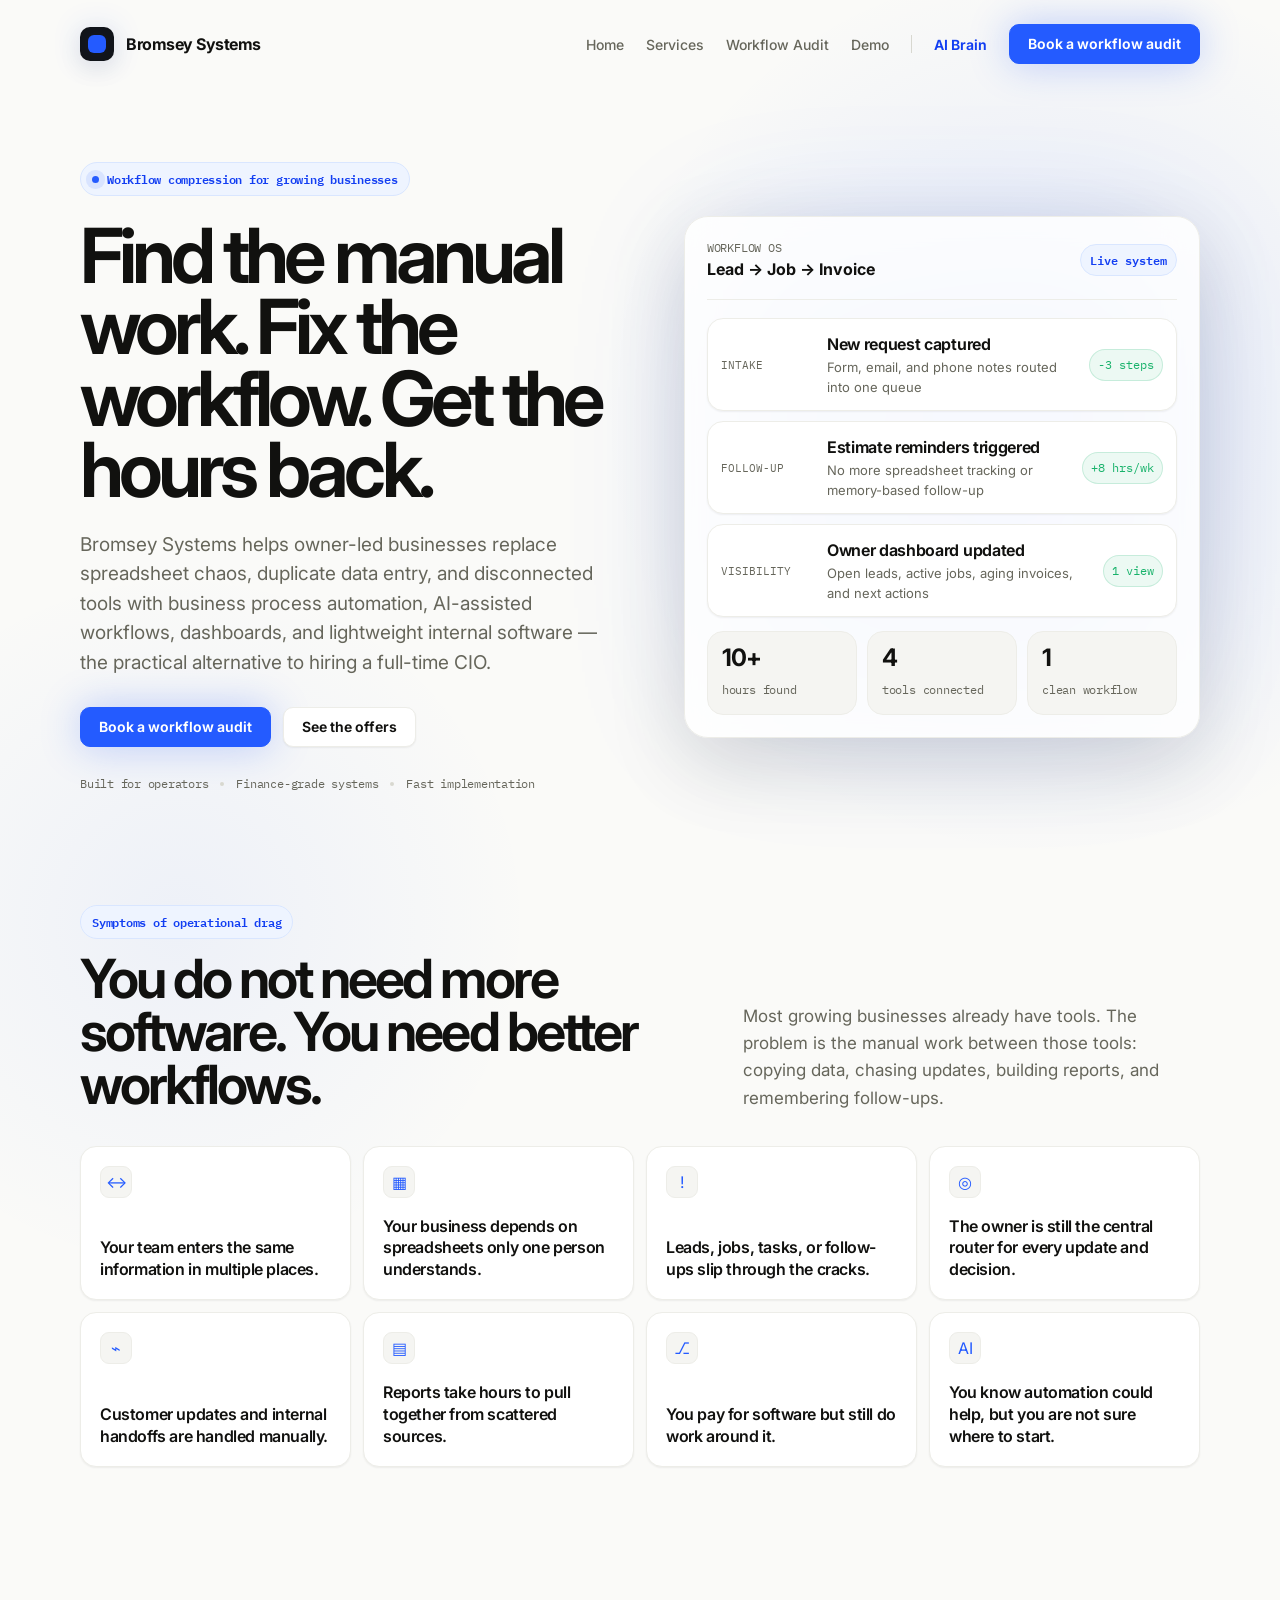
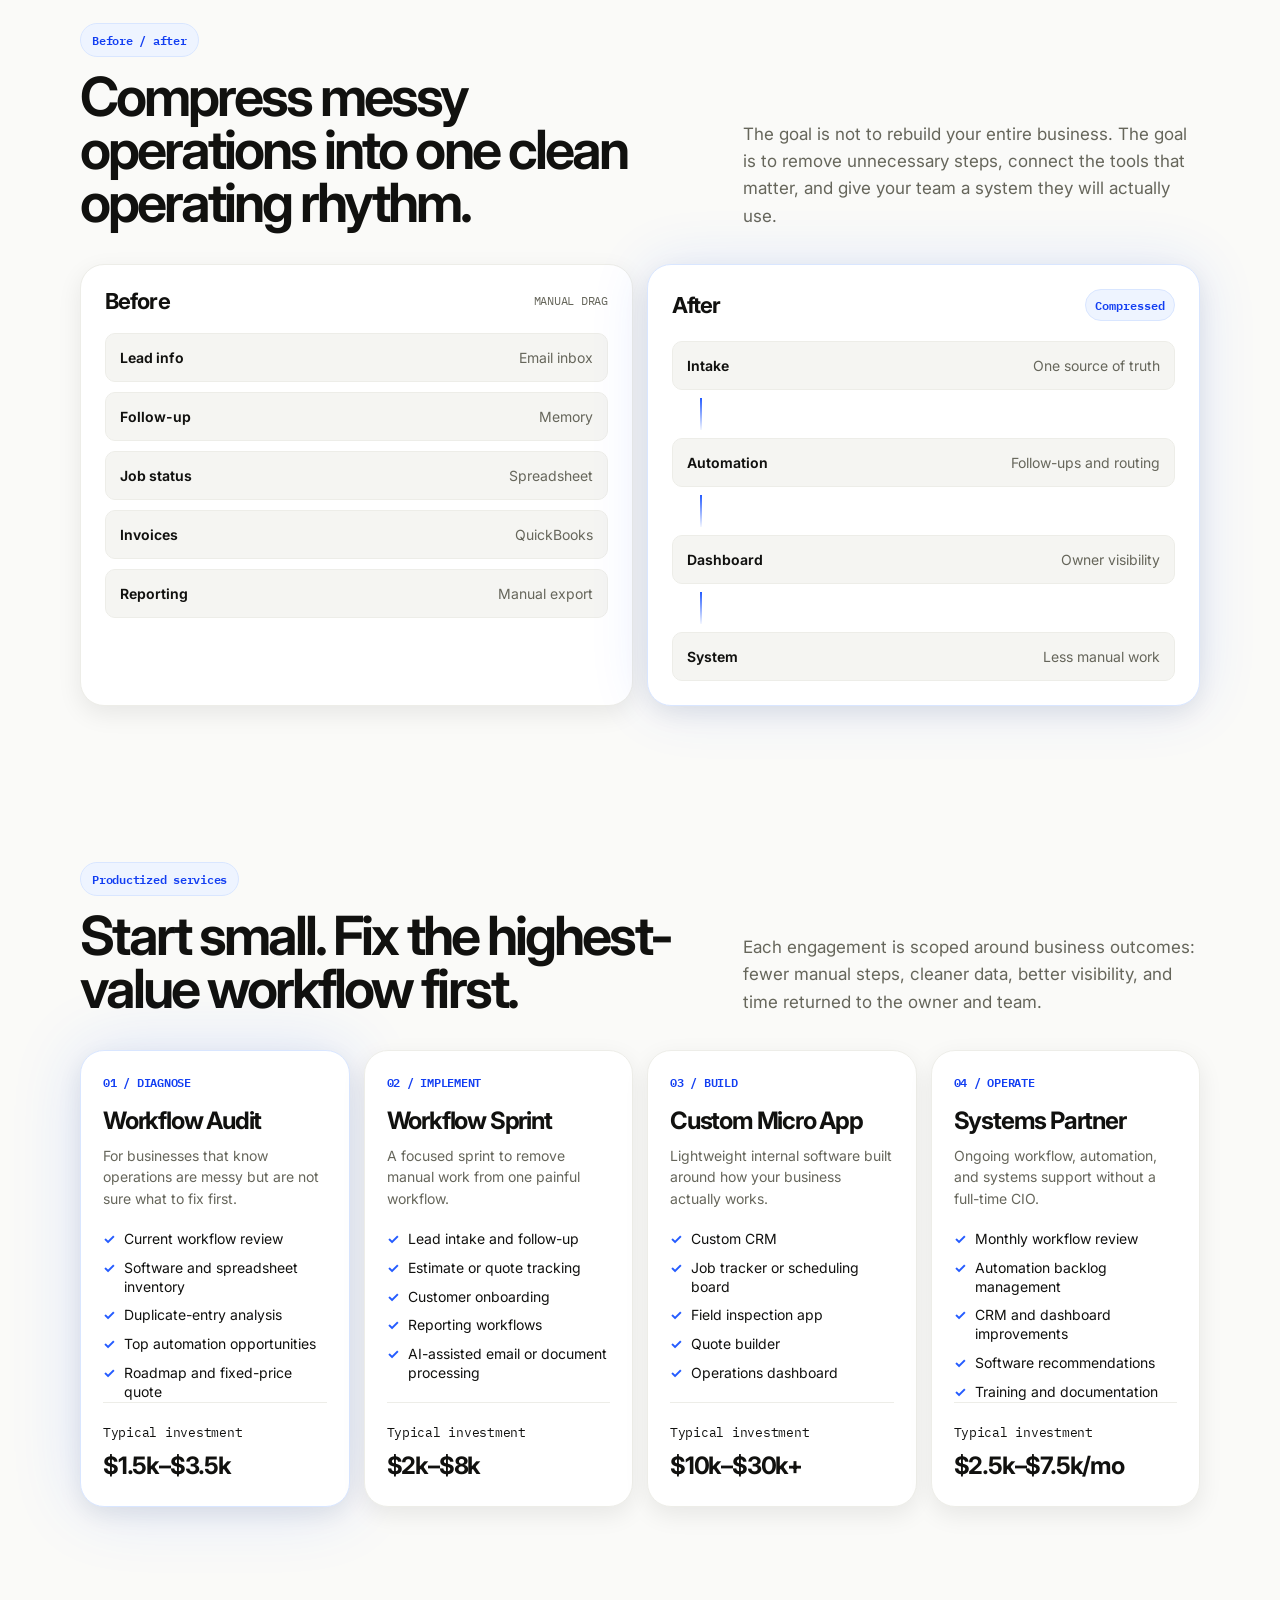
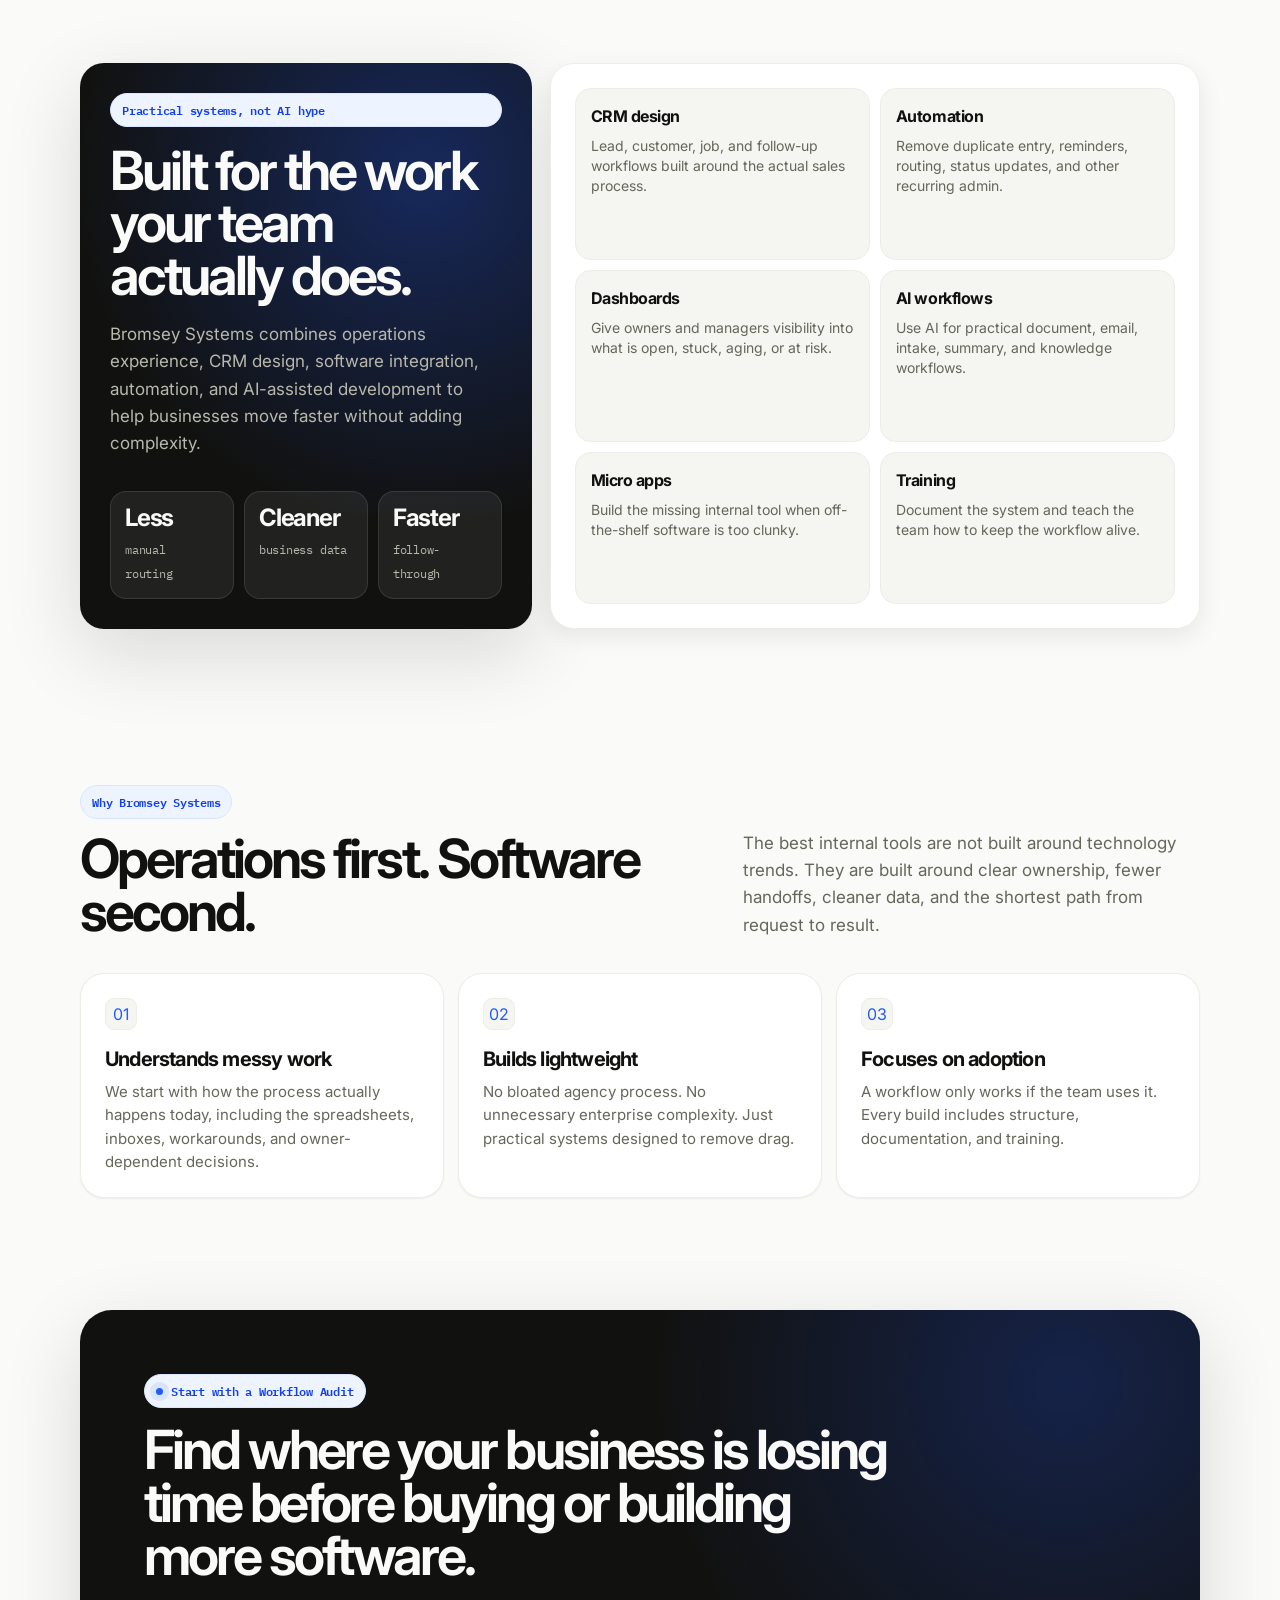
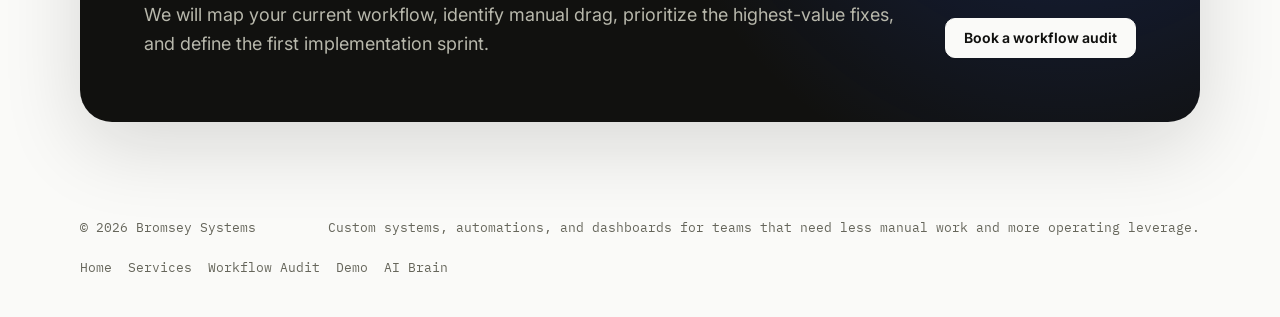
<file: index.html>
<!DOCTYPE html>
<html lang="en">
<head>
  <meta charset="UTF-8" />
  <meta name="viewport" content="width=device-width, initial-scale=1.0" />
  <link rel="icon" href="/favicon.svg" type="image/svg+xml">
  <link rel="icon" href="/favicon.ico" sizes="any">
  <link rel="apple-touch-icon" href="/apple-touch-icon.png">
  <title>Business Process Automation &amp; AI Workflow Consulting | Bromsey Systems</title>
  <meta name="description" content="Bromsey Systems helps owner-led businesses eliminate manual work with business process automation, AI workflows, dashboards, and lightweight internal software — practical systems without hiring a full-time CIO." />
  <link rel="canonical" href="https://bromseysystems.com/" />
  <meta property="og:type" content="website" />
  <meta property="og:site_name" content="Bromsey Systems" />
  <meta property="og:title" content="Business Process Automation &amp; AI Workflow Consulting | Bromsey Systems" />
  <meta property="og:description" content="Bromsey Systems helps owner-led businesses eliminate manual work with business process automation, AI workflows, dashboards, and lightweight internal software." />
  <meta property="og:url" content="https://bromseysystems.com/" />
  <meta property="og:image" content="https://bromseysystems.com/assets/og-default.png" />
  <meta name="twitter:card" content="summary_large_image" />
  <meta name="twitter:title" content="Business Process Automation &amp; AI Workflow Consulting | Bromsey Systems" />
  <meta name="twitter:description" content="Bromsey Systems helps owner-led businesses eliminate manual work with business process automation, AI workflows, dashboards, and lightweight internal software." />
  <meta name="twitter:image" content="https://bromseysystems.com/assets/og-default.png" />
  <link rel="preconnect" href="https://fonts.googleapis.com">
  <link rel="preconnect" href="https://fonts.gstatic.com" crossorigin>
  <link href="https://fonts.googleapis.com/css2?family=IBM+Plex+Mono:wght@400;500;600&family=Inter:wght@400;500;600;650;700&display=swap" rel="stylesheet">
  <link rel="stylesheet" href="assets/reveal.css">
  <script type="application/ld+json">
  {
    "@context": "https://schema.org",
    "@type": "ProfessionalService",
    "name": "Bromsey Systems",
    "url": "https://bromseysystems.com",
    "description": "Bromsey Systems helps owner-led businesses eliminate manual work with workflow audits, business process automation, AI-assisted workflows, dashboards, and lightweight internal software.",
    "areaServed": "United States",
    "serviceType": [
      "Business process automation",
      "AI workflow consulting",
      "Fractional CIO services",
      "Small business IT support",
      "Custom internal software development"
    ]
  }
  </script>
  <style>
    :root {
      --background: #FAFAF8;
      --surface: #FFFFFF;
      --surface-2: #F5F5F2;
      --text: #11110F;
      --text-muted: #66665B;
      --muted-2: #8C8C80;
      --border: #EDEDE8;
      --border-strong: #D8D8D0;

      --brand: #245BFF;
      --brand-hover: #123EF2;
      --brand-soft: #EEF4FF;
      --brand-border: #D9E6FF;
      --brand-dark: #0A1438;

      --success: #17B26A;
      --warning: #F79009;

      --font-sans: "Inter", "Helvetica Neue", Arial, sans-serif;
      --font-mono: "IBM Plex Mono", "SFMono-Regular", Consolas, monospace;

      --radius-sm: 6px;
      --radius-md: 10px;
      --radius-lg: 16px;
      --radius-xl: 24px;
      --radius-full: 999px;

      --shadow-sm: 0 1px 2px rgba(17, 17, 15, 0.06);
      --shadow-md: 0 8px 24px rgba(17, 17, 15, 0.08);
      --shadow-lg: 0 24px 80px rgba(17, 17, 15, 0.14);
      --glow-brand: 0 0 80px rgba(36, 91, 255, 0.35);
    }

    * { box-sizing: border-box; }

    html {
      scroll-behavior: smooth;
    }

    body {
      margin: 0;
      font-family: var(--font-sans);
      background:
        radial-gradient(circle at 82% 8%, rgba(36, 91, 255, 0.10), transparent 28rem),
        radial-gradient(circle at 14% 18%, rgba(36, 91, 255, 0.06), transparent 22rem),
        var(--background);
      color: var(--text);
      line-height: 1.5;
    }

    a {
      color: inherit;
      text-decoration: none;
    }

    .page {
      overflow: hidden;
    }

    .nav {
      width: min(1120px, calc(100% - 40px));
      margin: 0 auto;
      padding: 24px 0 16px;
      display: flex;
      align-items: center;
      justify-content: space-between;
      flex-wrap: wrap;
      row-gap: 10px;
      gap: 24px;
    }

    .brand-lockup {
      display: flex;
      align-items: center;
      gap: 12px;
      font-weight: 700;
      letter-spacing: -0.03em;
      white-space: nowrap;
    }

    .mark {
      width: 34px;
      height: 34px;
      border-radius: 10px;
      background: var(--text);
      position: relative;
      box-shadow: var(--shadow-md);
    }

    .mark::before {
      content: "";
      position: absolute;
      left: 8px;
      top: 8px;
      width: 18px;
      height: 18px;
      border-radius: 6px;
      background: var(--brand);
      box-shadow: 0 0 34px rgba(36, 91, 255, 0.45);
    }

    .nav-links {
      display: flex;
      align-items: center;
      gap: 22px;
      font-size: 14px;
      color: var(--text-muted);
      font-weight: 500;
    }

    .nav-links a:hover {
      color: var(--text);
    }

    .nav-divider {
      width: 1px;
      height: 18px;
      background: var(--border-strong);
      flex: 0 0 auto;
    }

    .nav-links a.nav-brain {
      color: var(--brand-hover);
      font-weight: 650;
    }

    .nav-toggle {
      display: none;
      flex-direction: column;
      justify-content: center;
      align-items: center;
      gap: 5px;
      width: 38px;
      height: 38px;
      border-radius: var(--radius-md);
      border: 1px solid var(--border);
      background: var(--surface);
      cursor: pointer;
      padding: 0;
      margin-left: auto;
    }

    .nav-toggle-bar {
      display: block;
      width: 16px;
      height: 2px;
      background: var(--text);
      transition: transform 200ms ease, opacity 200ms ease;
    }

    .nav-toggle.active .nav-toggle-bar:nth-child(1) {
      transform: translateY(7px) rotate(45deg);
    }

    .nav-toggle.active .nav-toggle-bar:nth-child(2) {
      opacity: 0;
    }

    .nav-toggle.active .nav-toggle-bar:nth-child(3) {
      transform: translateY(-7px) rotate(-45deg);
    }

    .button {
      display: inline-flex;
      align-items: center;
      justify-content: center;
      border-radius: var(--radius-md);
      padding: 12px 18px;
      font-weight: 650;
      font-size: 14px;
      line-height: 1;
      transition: transform 180ms ease, background 180ms ease, border-color 180ms ease, box-shadow 180ms ease;
      white-space: nowrap;
    }

    .button-primary {
      background: var(--brand);
      color: #fff;
      box-shadow: 0 0 40px rgba(36, 91, 255, 0.28);
      border: 1px solid var(--brand);
    }

    .button-primary:hover {
      background: var(--brand-hover);
      transform: translateY(-1px);
    }

    .button-secondary {
      background: var(--surface);
      color: var(--text);
      border: 1px solid var(--border);
      box-shadow: var(--shadow-sm);
    }

    .button-secondary:hover {
      border-color: var(--border-strong);
      transform: translateY(-1px);
    }

    .hero {
      width: min(1120px, calc(100% - 40px));
      margin: 0 auto;
      padding: 82px 0 72px;
      display: grid;
      grid-template-columns: minmax(0, 1.03fr) minmax(420px, 0.97fr);
      gap: 56px;
      align-items: center;
    }

    .badge {
      display: inline-flex;
      align-items: center;
      gap: 8px;
      background: var(--brand-soft);
      color: var(--brand-hover);
      border: 1px solid var(--brand-border);
      border-radius: var(--radius-full);
      font-family: var(--font-mono);
      font-size: 12px;
      font-weight: 600;
      letter-spacing: -0.02em;
      padding: 7px 11px;
    }

    .pulse {
      width: 7px;
      height: 7px;
      border-radius: 999px;
      background: var(--brand);
      box-shadow: 0 0 0 6px rgba(36, 91, 255, 0.10);
    }

    h1 {
      margin: 24px 0 24px;
      font-size: clamp(48px, 7vw, 76px);
      line-height: 0.94;
      letter-spacing: -0.065em;
      font-weight: 650;
    }

    .hero-copy {
      color: var(--text-muted);
      font-size: 19px;
      line-height: 1.55;
      max-width: 660px;
      margin: 0 0 30px;
    }

    .hero-actions {
      display: flex;
      align-items: center;
      gap: 12px;
      flex-wrap: wrap;
      margin-bottom: 28px;
    }

    .trust-row {
      display: flex;
      align-items: center;
      gap: 12px;
      flex-wrap: wrap;
      color: var(--text-muted);
      font-family: var(--font-mono);
      font-size: 12px;
      letter-spacing: -0.02em;
    }

    .trust-dot {
      width: 4px;
      height: 4px;
      border-radius: 999px;
      background: var(--border-strong);
    }

    .hero-visual {
      position: relative;
    }

    .hero-visual::before {
      content: "";
      position: absolute;
      inset: 30px;
      background: var(--brand);
      filter: blur(75px);
      opacity: 0.17;
      z-index: 0;
    }

    .ops-card {
      position: relative;
      z-index: 1;
      background: rgba(255, 255, 255, 0.86);
      backdrop-filter: blur(16px);
      border: 1px solid var(--border);
      border-radius: var(--radius-xl);
      box-shadow: var(--shadow-lg);
      padding: 22px;
    }

    .ops-header {
      display: flex;
      align-items: center;
      justify-content: space-between;
      padding-bottom: 18px;
      border-bottom: 1px solid var(--border);
      margin-bottom: 18px;
    }

    .mono-label {
      font-family: var(--font-mono);
      color: var(--text-muted);
      font-size: 12px;
      letter-spacing: -0.02em;
      text-transform: uppercase;
    }

    .status-chip {
      font-family: var(--font-mono);
      font-size: 12px;
      color: var(--brand-hover);
      background: var(--brand-soft);
      border: 1px solid var(--brand-border);
      padding: 6px 9px;
      border-radius: var(--radius-full);
      font-weight: 600;
    }

    .flow {
      display: grid;
      gap: 10px;
    }

    .flow-row {
      display: grid;
      grid-template-columns: 94px 1fr auto;
      gap: 12px;
      align-items: center;
      padding: 13px;
      background: var(--surface);
      border: 1px solid var(--border);
      border-radius: var(--radius-lg);
      box-shadow: var(--shadow-sm);
    }

    .flow-tag {
      font-family: var(--font-mono);
      font-size: 11px;
      color: var(--text-muted);
    }

    .flow-title {
      font-weight: 650;
      letter-spacing: -0.02em;
    }

    .flow-meta {
      color: var(--text-muted);
      font-size: 13px;
      margin-top: 2px;
    }

    .mini-metric {
      font-family: var(--font-mono);
      font-size: 12px;
      color: var(--success);
      background: rgba(23, 178, 106, 0.08);
      border: 1px solid rgba(23, 178, 106, 0.18);
      border-radius: var(--radius-full);
      padding: 6px 8px;
      white-space: nowrap;
    }

    .visual-footer {
      margin-top: 14px;
      display: grid;
      grid-template-columns: repeat(3, 1fr);
      gap: 10px;
    }

    .stat {
      border: 1px solid var(--border);
      background: var(--surface-2);
      border-radius: var(--radius-lg);
      padding: 14px;
    }

    .stat strong {
      display: block;
      font-size: 24px;
      line-height: 1;
      letter-spacing: -0.05em;
      margin-bottom: 6px;
    }

    .stat span {
      color: var(--text-muted);
      font-size: 12px;
      font-family: var(--font-mono);
      letter-spacing: -0.02em;
    }

    .section {
      width: min(1120px, calc(100% - 40px));
      margin: 0 auto;
      padding: 78px 0;
    }

    .section-tight {
      padding-top: 40px;
    }

    .section-heading {
      display: grid;
      grid-template-columns: minmax(0, 0.86fr) minmax(260px, 0.64fr);
      gap: 48px;
      align-items: end;
      margin-bottom: 34px;
    }

    h2 {
      margin: 14px 0 0;
      font-size: clamp(36px, 5vw, 54px);
      line-height: 0.98;
      letter-spacing: -0.055em;
      font-weight: 650;
    }

    .section-heading p {
      margin: 0;
      color: var(--text-muted);
      font-size: 17px;
      line-height: 1.6;
    }

    .pain-grid {
      display: grid;
      grid-template-columns: repeat(4, 1fr);
      gap: 12px;
    }

    .pain-card {
      background: var(--surface);
      border: 1px solid var(--border);
      border-radius: var(--radius-lg);
      box-shadow: var(--shadow-sm);
      padding: 19px;
      min-height: 152px;
      display: flex;
      flex-direction: column;
      gap: 18px;
      justify-content: space-between;
    }

    .icon {
      width: 32px;
      height: 32px;
      border-radius: 9px;
      background: var(--surface-2);
      border: 1px solid var(--border);
      display: grid;
      place-items: center;
      color: var(--brand);
    }

    .pain-card p {
      margin: 0;
      color: var(--text);
      font-weight: 600;
      letter-spacing: -0.025em;
      line-height: 1.35;
    }

    .split-system {
      display: grid;
      grid-template-columns: 1fr 1fr;
      gap: 14px;
      align-items: stretch;
    }

    .system-panel {
      border: 1px solid var(--border);
      border-radius: var(--radius-xl);
      background: var(--surface);
      padding: 24px;
      box-shadow: var(--shadow-md);
      position: relative;
      overflow: hidden;
    }

    .system-panel.after {
      border-color: var(--brand-border);
      box-shadow: var(--shadow-md), 0 0 60px rgba(36, 91, 255, 0.12);
    }

    .panel-title {
      display: flex;
      align-items: center;
      justify-content: space-between;
      gap: 16px;
      margin-bottom: 20px;
    }

    .panel-title h3 {
      margin: 0;
      font-size: 22px;
      line-height: 1.1;
      letter-spacing: -0.04em;
    }

    .stack {
      display: grid;
      gap: 10px;
    }

    .stack-item {
      display: flex;
      align-items: center;
      justify-content: space-between;
      gap: 12px;
      padding: 13px 14px;
      border-radius: var(--radius-md);
      background: var(--surface-2);
      border: 1px solid var(--border);
      color: var(--text-muted);
      font-size: 14px;
    }

    .stack-item strong {
      color: var(--text);
      font-weight: 650;
    }

    .connected-line {
      height: 32px;
      width: 2px;
      background: linear-gradient(var(--brand), rgba(36, 91, 255, 0.05));
      margin: -2px 0 -2px 28px;
    }

    .services-grid {
      display: grid;
      grid-template-columns: repeat(4, 1fr);
      gap: 14px;
    }

    .service-card {
      background: var(--surface);
      border: 1px solid var(--border);
      border-radius: var(--radius-xl);
      box-shadow: var(--shadow-md);
      padding: 22px;
      display: flex;
      flex-direction: column;
      min-height: 430px;
      position: relative;
    }

    .service-card.featured {
      border-color: var(--brand-border);
      box-shadow: var(--shadow-md), 0 0 70px rgba(36, 91, 255, 0.15);
    }

    .service-kicker {
      font-family: var(--font-mono);
      color: var(--brand-hover);
      font-size: 12px;
      font-weight: 600;
      letter-spacing: -0.02em;
      margin-bottom: 18px;
    }

    .service-card h3 {
      margin: 0 0 12px;
      font-size: 24px;
      line-height: 1;
      letter-spacing: -0.05em;
    }

    .service-card p {
      margin: 0 0 20px;
      color: var(--text-muted);
      font-size: 14px;
      line-height: 1.55;
    }

    .service-card ul {
      list-style: none;
      padding: 0;
      margin: 0;
      display: grid;
      gap: 10px;
    }

    .service-card li {
      display: flex;
      gap: 9px;
      color: var(--text);
      font-size: 14px;
      line-height: 1.35;
    }

    .check {
      color: var(--brand);
      font-weight: 700;
      flex: 0 0 auto;
    }

    .price {
      margin-top: auto;
      padding-top: 20px;
      font-family: var(--font-mono);
      color: var(--text);
      font-size: 13px;
      letter-spacing: -0.02em;
      border-top: 1px solid var(--border);
    }

    .price strong {
      display: block;
      font-family: var(--font-sans);
      font-size: 24px;
      letter-spacing: -0.05em;
      margin-top: 5px;
    }

    .capabilities {
      display: grid;
      grid-template-columns: 0.82fr 1.18fr;
      gap: 18px;
      align-items: stretch;
    }

    .dark-card {
      background:
        radial-gradient(circle at 76% 20%, rgba(36, 91, 255, 0.32), transparent 22rem),
        #11110F;
      color: #FAFAF8;
      border-radius: var(--radius-xl);
      padding: 30px;
      min-height: 400px;
      box-shadow: var(--shadow-lg);
      position: relative;
      overflow: hidden;
      display: flex;
      flex-direction: column;
    }

    .dark-card h2 {
      color: #FAFAF8;
      margin-top: 18px;
    }

    .dark-card p {
      color: #B8B8AC;
      font-size: 17px;
      line-height: 1.6;
      margin: 18px 0 0;
      max-width: 520px;
    }

    .metric-strip {
      position: static;
      display: grid;
      grid-template-columns: repeat(3, minmax(0, 1fr));
      gap: 10px;
      margin-top: auto;
      padding-top: 34px;
    }

    .metric-strip .stat {
      background: rgba(250,250,248,0.07);
      border-color: rgba(250,250,248,0.10);
      min-width: 0;
    }

    .metric-strip .stat span {
      color: #B8B8AC;
    }

    .cap-list {
      background: var(--surface);
      border: 1px solid var(--border);
      border-radius: var(--radius-xl);
      padding: 24px;
      display: grid;
      grid-template-columns: 1fr 1fr;
      gap: 10px;
      box-shadow: var(--shadow-md);
    }

    .cap-item {
      padding: 15px;
      border: 1px solid var(--border);
      border-radius: var(--radius-lg);
      background: var(--surface-2);
    }

    .cap-item h3 {
      margin: 0 0 8px;
      font-size: 16px;
      letter-spacing: -0.03em;
    }

    .cap-item p {
      margin: 0;
      color: var(--text-muted);
      font-size: 14px;
      line-height: 1.45;
    }

    .proof-grid {
      display: grid;
      grid-template-columns: repeat(3, 1fr);
      gap: 14px;
    }

    .proof-card {
      border: 1px solid var(--border);
      background: var(--surface);
      border-radius: var(--radius-xl);
      padding: 24px;
      box-shadow: var(--shadow-sm);
    }

    .proof-card h3 {
      margin: 18px 0 10px;
      font-size: 20px;
      letter-spacing: -0.04em;
      line-height: 1.1;
    }

    .proof-card p {
      margin: 0;
      color: var(--text-muted);
      font-size: 15px;
      line-height: 1.55;
    }

    .cta {
      width: min(1120px, calc(100% - 40px));
      margin: 34px auto 96px;
      background:
        radial-gradient(circle at 88% 18%, rgba(36, 91, 255, 0.24), transparent 26rem),
        #11110F;
      color: #FAFAF8;
      border-radius: 32px;
      padding: clamp(34px, 6vw, 64px);
      display: grid;
      grid-template-columns: minmax(0, 1fr) auto;
      gap: 32px;
      align-items: end;
      box-shadow: var(--shadow-lg);
    }

    .cta h2 {
      color: #FAFAF8;
      margin-top: 16px;
      max-width: 800px;
    }

    .cta p {
      color: #B8B8AC;
      font-size: 18px;
      line-height: 1.6;
      margin: 18px 0 0;
      max-width: 760px;
    }

    .cta .button-secondary {
      background: #FAFAF8;
      border-color: #FAFAF8;
    }

    .footer {
      width: min(1120px, calc(100% - 40px));
      margin: 0 auto;
      padding: 0 0 40px;
      color: var(--text-muted);
      font-size: 13px;
      display: flex;
      justify-content: space-between;
      gap: 20px;
      flex-wrap: wrap;
      font-family: var(--font-mono);
    }

    .footer-links {
      display: flex;
      gap: 16px;
    }

    .footer-links a:hover {
      color: var(--text);
    }

    @media (max-width: 980px) {
      .hero {
        grid-template-columns: 1fr;
        padding-top: 56px;
      }

      .hero-visual {
        max-width: 620px;
      }

      .section-heading,
      .capabilities,
      .cta {
        grid-template-columns: 1fr;
      }

      .pain-grid,
      .services-grid {
        grid-template-columns: repeat(2, 1fr);
      }

      .split-system,
      .proof-grid {
        grid-template-columns: 1fr;
      }

      .service-card {
        min-height: auto;
      }
    }

    @media (max-width: 680px) {
      .nav-toggle {
        display: flex;
      }

      .nav-links {
        flex-basis: 100%;
      }

      .nav-links a:not(.button) {
        display: none;
      }

      .nav-links a.button {
        display: none;
      }

      .nav-divider {
        display: none;
      }

      .nav-links.open .nav-divider {
        display: block;
        width: 100%;
        height: 1px;
        margin: 2px 0;
      }

      .nav-links.open {
        flex-direction: column;
        align-items: flex-start;
        gap: 14px;
        padding-top: 8px;
      }

      .nav-links.open a.button {
        display: inline-flex;
      }

      .nav-links.open a:not(.button) {
        display: block;
      }

      .hero,
      .section,
      .cta,
      .nav,
      .footer {
        width: min(100% - 28px, 1120px);
      }

      .hero {
        padding-bottom: 46px;
      }

      h1 {
        font-size: 49px;
      }

      .hero-copy {
        font-size: 17px;
      }

      .pain-grid,
      .services-grid,
      .cap-list,
      .visual-footer,
      .metric-strip {
        grid-template-columns: 1fr;
      }

      .flow-row {
        grid-template-columns: 1fr;
      }

      .section {
        padding: 54px 0;
      }

      .cta {
        margin-bottom: 56px;
        border-radius: 24px;
      }
    }

    @media print {
      body {
        background: #fff;
      }
      .button, .nav-links {
        display: none;
      }
      .hero, .section, .cta {
        page-break-inside: avoid;
      }
      .cta, .dark-card {
        background: #11110F !important;
        -webkit-print-color-adjust: exact;
        print-color-adjust: exact;
      }
    }
  </style>
</head>

<body>
  <main class="page">
    <nav class="nav" aria-label="Main navigation">
      <a class="brand-lockup" href="index.html">
        <span class="mark" aria-hidden="true"></span>
        <span>Bromsey Systems</span>
      </a>
      <button class="nav-toggle" id="navToggle" type="button" aria-label="Toggle menu" aria-expanded="false" aria-controls="navLinks">
        <span class="nav-toggle-bar"></span>
        <span class="nav-toggle-bar"></span>
        <span class="nav-toggle-bar"></span>
      </button>
      <div class="nav-links" id="navLinks">
        <a href="index.html">Home</a>
        <a href="services/">Services</a>
        <a href="workflow-audit.html">Workflow Audit</a>
        <a href="demo.html">Demo</a>
        <span class="nav-divider" aria-hidden="true"></span>
        <a href="ai-brain.html" class="nav-brain">AI Brain</a>
        <a class="button button-primary" href="book-audit.html">Book a workflow audit</a>
      </div>
    </nav>

    <section class="hero">
      <div>
        <span class="badge"><span class="pulse"></span> Workflow compression for growing businesses</span>
        <h1>Find the manual work. Fix the workflow. Get the hours back.</h1>
        <p class="hero-copy">
          Bromsey Systems helps owner-led businesses replace spreadsheet chaos, duplicate data entry, and disconnected tools with business process automation, AI-assisted workflows, dashboards, and lightweight internal software — the practical alternative to hiring a full-time CIO.
        </p>
        <div class="hero-actions">
          <a class="button button-primary" href="book-audit.html">Book a workflow audit</a>
          <a class="button button-secondary" href="#services">See the offers</a>
        </div>
        <div class="trust-row" aria-label="Trust signals">
          <span>Built for operators</span>
          <span class="trust-dot"></span>
          <span>Finance-grade systems</span>
          <span class="trust-dot"></span>
          <span>Fast implementation</span>
        </div>
      </div>

      <div class="hero-visual" aria-label="Workflow system example">
        <div class="ops-card">
          <div class="ops-header">
            <div>
              <div class="mono-label">Workflow OS</div>
              <strong>Lead → Job → Invoice</strong>
            </div>
            <span class="status-chip">Live system</span>
          </div>

          <div class="flow">
            <div class="flow-row">
              <span class="flow-tag">INTAKE</span>
              <div>
                <div class="flow-title">New request captured</div>
                <div class="flow-meta">Form, email, and phone notes routed into one queue</div>
              </div>
              <span class="mini-metric">-3 steps</span>
            </div>

            <div class="flow-row">
              <span class="flow-tag">FOLLOW-UP</span>
              <div>
                <div class="flow-title">Estimate reminders triggered</div>
                <div class="flow-meta">No more spreadsheet tracking or memory-based follow-up</div>
              </div>
              <span class="mini-metric">+8 hrs/wk</span>
            </div>

            <div class="flow-row">
              <span class="flow-tag">VISIBILITY</span>
              <div>
                <div class="flow-title">Owner dashboard updated</div>
                <div class="flow-meta">Open leads, active jobs, aging invoices, and next actions</div>
              </div>
              <span class="mini-metric">1 view</span>
            </div>
          </div>

          <div class="visual-footer">
            <div class="stat">
              <strong data-counter="10" data-suffix="+">0+</strong>
              <span>hours found</span>
            </div>
            <div class="stat">
              <strong data-counter="4">0</strong>
              <span>tools connected</span>
            </div>
            <div class="stat">
              <strong data-counter="1">0</strong>
              <span>clean workflow</span>
            </div>
          </div>
        </div>
      </div>
    </section>

    <section class="section section-tight">
      <div class="section-heading reveal">
        <div>
          <span class="badge">Symptoms of operational drag</span>
          <h2>You do not need more software. You need better workflows.</h2>
        </div>
        <p>
          Most growing businesses already have tools. The problem is the manual work between those tools: copying data, chasing updates, building reports, and remembering follow-ups.
        </p>
      </div>

      <div class="pain-grid reveal-group">
        <div class="pain-card reveal-item">
          <span class="icon">↔</span>
          <p>Your team enters the same information in multiple places.</p>
        </div>
        <div class="pain-card reveal-item">
          <span class="icon">▦</span>
          <p>Your business depends on spreadsheets only one person understands.</p>
        </div>
        <div class="pain-card reveal-item">
          <span class="icon">!</span>
          <p>Leads, jobs, tasks, or follow-ups slip through the cracks.</p>
        </div>
        <div class="pain-card reveal-item">
          <span class="icon">◎</span>
          <p>The owner is still the central router for every update and decision.</p>
        </div>
        <div class="pain-card reveal-item">
          <span class="icon">⌁</span>
          <p>Customer updates and internal handoffs are handled manually.</p>
        </div>
        <div class="pain-card reveal-item">
          <span class="icon">▤</span>
          <p>Reports take hours to pull together from scattered sources.</p>
        </div>
        <div class="pain-card reveal-item">
          <span class="icon">⎇</span>
          <p>You pay for software but still do work around it.</p>
        </div>
        <div class="pain-card reveal-item">
          <span class="icon">AI</span>
          <p>You know automation could help, but you are not sure where to start.</p>
        </div>
      </div>
    </section>

    <section id="systems" class="section">
      <div class="section-heading reveal">
        <div>
          <span class="badge">Before / after</span>
          <h2>Compress messy operations into one clean operating rhythm.</h2>
        </div>
        <p>
          The goal is not to rebuild your entire business. The goal is to remove unnecessary steps, connect the tools that matter, and give your team a system they will actually use.
        </p>
      </div>

      <div class="split-system reveal-group">
        <div class="system-panel reveal-item">
          <div class="panel-title">
            <h3>Before</h3>
            <span class="mono-label">Manual drag</span>
          </div>
          <div class="stack">
            <div class="stack-item"><strong>Lead info</strong><span>Email inbox</span></div>
            <div class="stack-item"><strong>Follow-up</strong><span>Memory</span></div>
            <div class="stack-item"><strong>Job status</strong><span>Spreadsheet</span></div>
            <div class="stack-item"><strong>Invoices</strong><span>QuickBooks</span></div>
            <div class="stack-item"><strong>Reporting</strong><span>Manual export</span></div>
          </div>
        </div>

        <div class="system-panel after reveal-item">
          <div class="panel-title">
            <h3>After</h3>
            <span class="status-chip">Compressed</span>
          </div>
          <div class="stack">
            <div class="stack-item"><strong>Intake</strong><span>One source of truth</span></div>
            <div class="connected-line"></div>
            <div class="stack-item"><strong>Automation</strong><span>Follow-ups and routing</span></div>
            <div class="connected-line"></div>
            <div class="stack-item"><strong>Dashboard</strong><span>Owner visibility</span></div>
            <div class="connected-line"></div>
            <div class="stack-item"><strong>System</strong><span>Less manual work</span></div>
          </div>
        </div>
      </div>
    </section>

    <section id="services" class="section">
      <div class="section-heading reveal">
        <div>
          <span class="badge">Productized services</span>
          <h2>Start small. Fix the highest-value workflow first.</h2>
        </div>
        <p>
          Each engagement is scoped around business outcomes: fewer manual steps, cleaner data, better visibility, and time returned to the owner and team.
        </p>
      </div>

      <div class="services-grid reveal-group">
        <article id="audit" class="service-card featured reveal-item">
          <div class="service-kicker">01 / DIAGNOSE</div>
          <h3>Workflow Audit</h3>
          <p>For businesses that know operations are messy but are not sure what to fix first.</p>
          <ul>
            <li><span class="check">✓</span><span>Current workflow review</span></li>
            <li><span class="check">✓</span><span>Software and spreadsheet inventory</span></li>
            <li><span class="check">✓</span><span>Duplicate-entry analysis</span></li>
            <li><span class="check">✓</span><span>Top automation opportunities</span></li>
            <li><span class="check">✓</span><span>Roadmap and fixed-price quote</span></li>
          </ul>
          <div class="price">Typical investment <strong>$1.5k–$3.5k</strong></div>
        </article>

        <article class="service-card reveal-item">
          <div class="service-kicker">02 / IMPLEMENT</div>
          <h3>Workflow Sprint</h3>
          <p>A focused sprint to remove manual work from one painful workflow.</p>
          <ul>
            <li><span class="check">✓</span><span>Lead intake and follow-up</span></li>
            <li><span class="check">✓</span><span>Estimate or quote tracking</span></li>
            <li><span class="check">✓</span><span>Customer onboarding</span></li>
            <li><span class="check">✓</span><span>Reporting workflows</span></li>
            <li><span class="check">✓</span><span>AI-assisted email or document processing</span></li>
          </ul>
          <div class="price">Typical investment <strong>$2k–$8k</strong></div>
        </article>

        <article class="service-card reveal-item">
          <div class="service-kicker">03 / BUILD</div>
          <h3>Custom Micro App</h3>
          <p>Lightweight internal software built around how your business actually works.</p>
          <ul>
            <li><span class="check">✓</span><span>Custom CRM</span></li>
            <li><span class="check">✓</span><span>Job tracker or scheduling board</span></li>
            <li><span class="check">✓</span><span>Field inspection app</span></li>
            <li><span class="check">✓</span><span>Quote builder</span></li>
            <li><span class="check">✓</span><span>Operations dashboard</span></li>
          </ul>
          <div class="price">Typical investment <strong>$10k–$30k+</strong></div>
        </article>

        <article class="service-card reveal-item">
          <div class="service-kicker">04 / OPERATE</div>
          <h3>Systems Partner</h3>
          <p>Ongoing workflow, automation, and systems support without a full-time CIO.</p>
          <ul>
            <li><span class="check">✓</span><span>Monthly workflow review</span></li>
            <li><span class="check">✓</span><span>Automation backlog management</span></li>
            <li><span class="check">✓</span><span>CRM and dashboard improvements</span></li>
            <li><span class="check">✓</span><span>Software recommendations</span></li>
            <li><span class="check">✓</span><span>Training and documentation</span></li>
          </ul>
          <div class="price">Typical investment <strong>$2.5k–$7.5k/mo</strong></div>
        </article>
      </div>
    </section>

    <section class="section">
      <div class="capabilities reveal-group">
        <div class="dark-card reveal-item">
          <span class="badge">Practical systems, not AI hype</span>
          <h2>Built for the work your team actually does.</h2>
          <p>
            Bromsey Systems combines operations experience, CRM design, software integration, automation, and AI-assisted development to help businesses move faster without adding complexity.
          </p>
          <div class="metric-strip">
            <div class="stat">
              <strong>Less</strong>
              <span>manual routing</span>
            </div>
            <div class="stat">
              <strong>Cleaner</strong>
              <span>business data</span>
            </div>
            <div class="stat">
              <strong>Faster</strong>
              <span>follow-through</span>
            </div>
          </div>
        </div>

        <div class="cap-list reveal-item">
          <div class="cap-item">
            <h3>CRM design</h3>
            <p>Lead, customer, job, and follow-up workflows built around the actual sales process.</p>
          </div>
          <div class="cap-item">
            <h3>Automation</h3>
            <p>Remove duplicate entry, reminders, routing, status updates, and other recurring admin.</p>
          </div>
          <div class="cap-item">
            <h3>Dashboards</h3>
            <p>Give owners and managers visibility into what is open, stuck, aging, or at risk.</p>
          </div>
          <div class="cap-item">
            <h3>AI workflows</h3>
            <p>Use AI for practical document, email, intake, summary, and knowledge workflows.</p>
          </div>
          <div class="cap-item">
            <h3>Micro apps</h3>
            <p>Build the missing internal tool when off-the-shelf software is too clunky.</p>
          </div>
          <div class="cap-item">
            <h3>Training</h3>
            <p>Document the system and teach the team how to keep the workflow alive.</p>
          </div>
        </div>
      </div>
    </section>

    <section class="section">
      <div class="section-heading reveal">
        <div>
          <span class="badge">Why Bromsey Systems</span>
          <h2>Operations first. Software second.</h2>
        </div>
        <p>
          The best internal tools are not built around technology trends. They are built around clear ownership, fewer handoffs, cleaner data, and the shortest path from request to result.
        </p>
      </div>

      <div class="proof-grid reveal-group">
        <div class="proof-card reveal-item">
          <span class="icon">01</span>
          <h3>Understands messy work</h3>
          <p>We start with how the process actually happens today, including the spreadsheets, inboxes, workarounds, and owner-dependent decisions.</p>
        </div>
        <div class="proof-card reveal-item">
          <span class="icon">02</span>
          <h3>Builds lightweight</h3>
          <p>No bloated agency process. No unnecessary enterprise complexity. Just practical systems designed to remove drag.</p>
        </div>
        <div class="proof-card reveal-item">
          <span class="icon">03</span>
          <h3>Focuses on adoption</h3>
          <p>A workflow only works if the team uses it. Every build includes structure, documentation, and training.</p>
        </div>
      </div>
    </section>

    <section class="cta reveal">
      <div>
        <span class="badge"><span class="pulse"></span> Start with a Workflow Audit</span>
        <h2>Find where your business is losing time before buying or building more software.</h2>
        <p>
          We will map your current workflow, identify manual drag, prioritize the highest-value fixes, and define the first implementation sprint.
        </p>
      </div>
      <a class="button button-secondary" href="book-audit.html">Book a workflow audit</a>
    </section>

    <footer class="footer">
      <span>© 2026 Bromsey Systems</span>
      <span>Custom systems, automations, and dashboards for teams that need less manual work and more operating leverage.</span>
      <span class="footer-links">
        <a href="index.html">Home</a>
        <a href="services/">Services</a>
        <a href="workflow-audit.html">Workflow Audit</a>
        <a href="demo.html">Demo</a>
        <a href="ai-brain.html">AI Brain</a>
      </span>
    </footer>
  </main>

  <script src="assets/reveal.js" defer></script>
  <script>
    const navToggle = document.getElementById("navToggle");
    const navLinks = document.getElementById("navLinks");

    navToggle.addEventListener("click", () => {
      const isOpen = navLinks.classList.toggle("open");
      navToggle.classList.toggle("active", isOpen);
      navToggle.setAttribute("aria-expanded", String(isOpen));
    });

    navLinks.querySelectorAll("a").forEach(link => {
      link.addEventListener("click", () => {
        navLinks.classList.remove("open");
        navToggle.classList.remove("active");
        navToggle.setAttribute("aria-expanded", "false");
      });
    });
  </script>
</body>
</html>
</file>
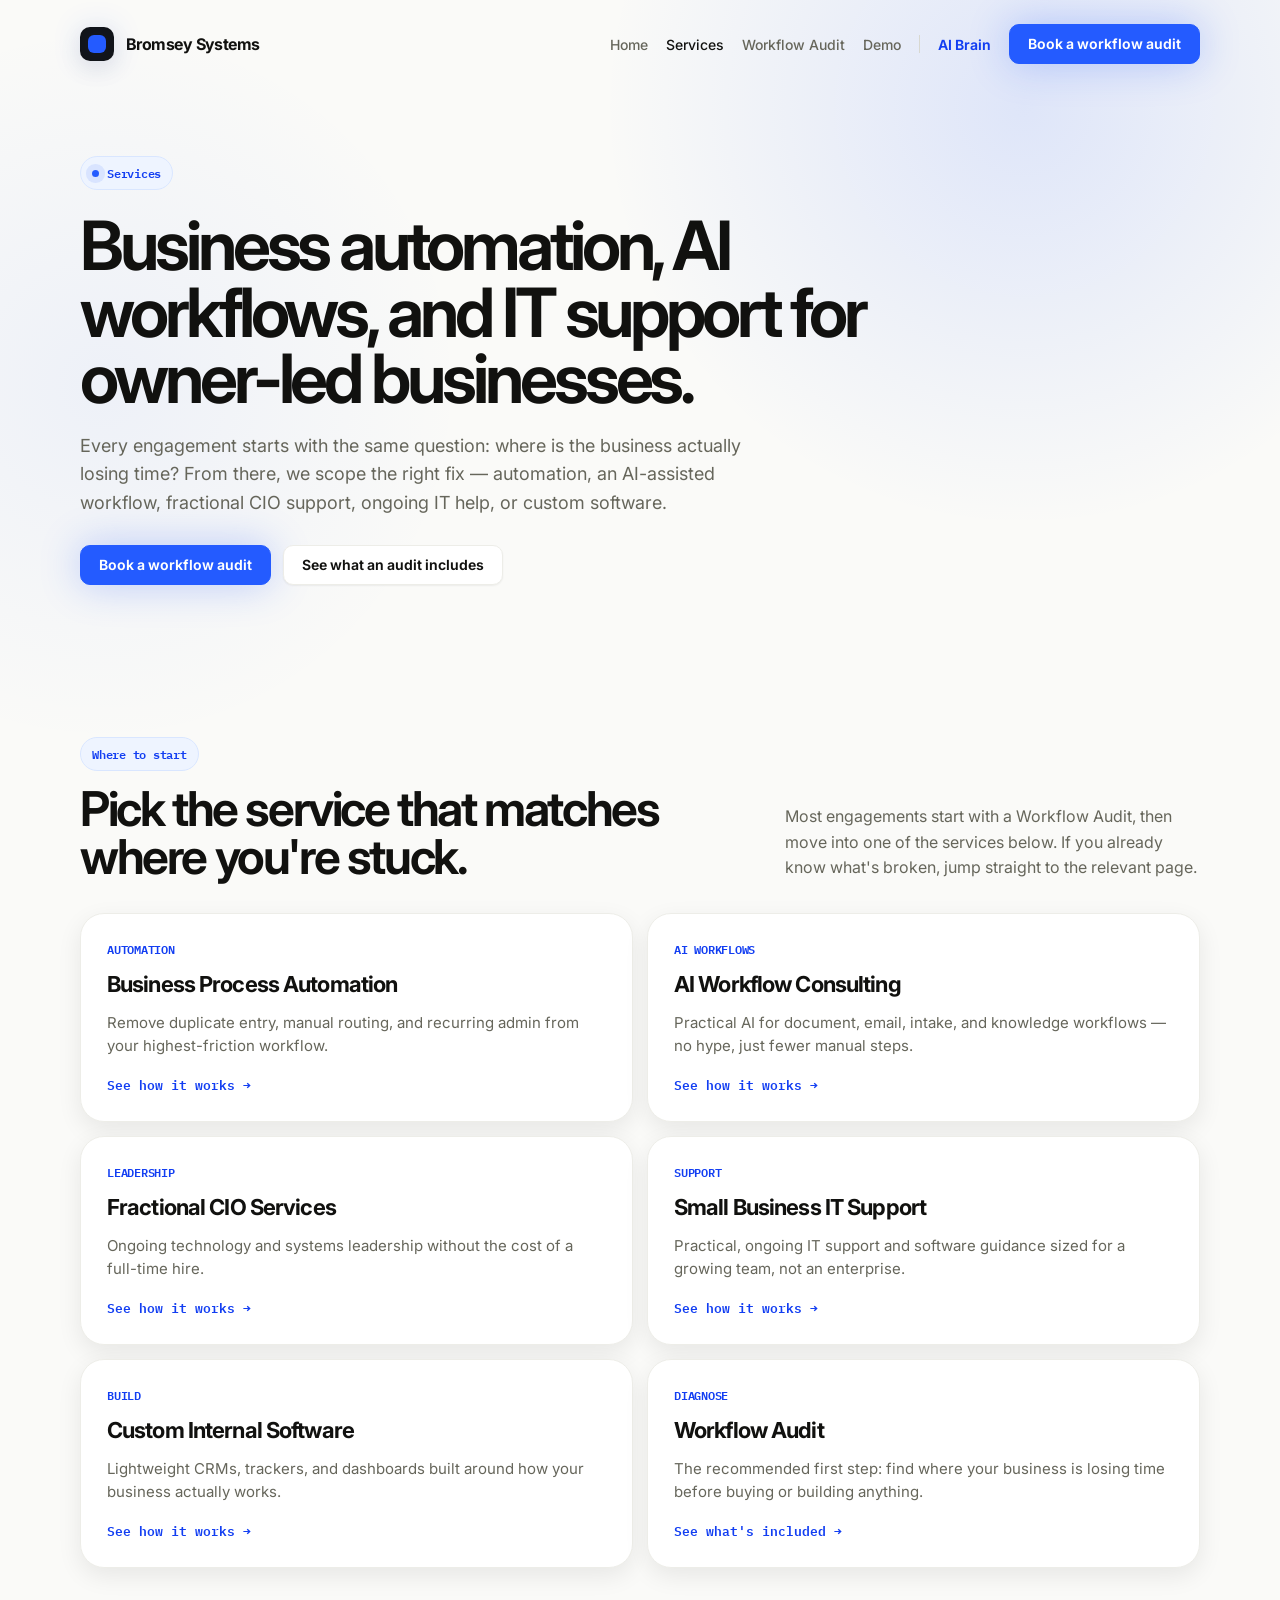
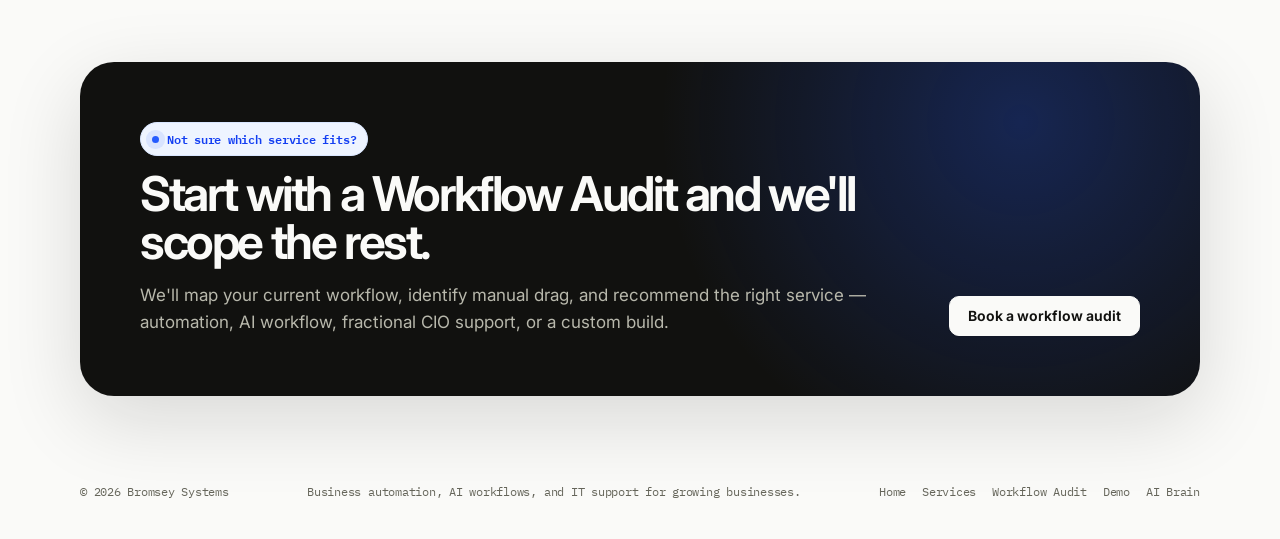
<file: services/index.html>
<!DOCTYPE html>
<html lang="en">
<head>
  <meta charset="UTF-8" />
  <meta name="viewport" content="width=device-width, initial-scale=1.0" />
  <link rel="icon" href="/favicon.svg" type="image/svg+xml">
  <link rel="icon" href="/favicon.ico" sizes="any">
  <link rel="apple-touch-icon" href="/apple-touch-icon.png">
  <title>Business Automation, AI Workflow &amp; IT Support Services | Bromsey Systems</title>
  <meta name="description" content="Explore Bromsey Systems' services: business process automation, AI workflow consulting, fractional CIO support, small business IT support, and custom internal software." />
  <link rel="canonical" href="https://bromseysystems.com/services/" />
  <meta property="og:type" content="website" />
  <meta property="og:site_name" content="Bromsey Systems" />
  <meta property="og:title" content="Business Automation, AI Workflow &amp; IT Support Services | Bromsey Systems" />
  <meta property="og:description" content="Explore Bromsey Systems' services: business process automation, AI workflow consulting, fractional CIO support, small business IT support, and custom internal software." />
  <meta property="og:url" content="https://bromseysystems.com/services/" />
  <meta property="og:image" content="https://bromseysystems.com/assets/og-default.png" />
  <meta name="twitter:card" content="summary_large_image" />
  <meta name="twitter:title" content="Business Automation, AI Workflow &amp; IT Support Services | Bromsey Systems" />
  <meta name="twitter:description" content="Explore Bromsey Systems' services: business process automation, AI workflow consulting, fractional CIO support, small business IT support, and custom internal software." />
  <meta name="twitter:image" content="https://bromseysystems.com/assets/og-default.png" />
  <link rel="preconnect" href="https://fonts.googleapis.com">
  <link rel="preconnect" href="https://fonts.gstatic.com" crossorigin>
  <link href="https://fonts.googleapis.com/css2?family=IBM+Plex+Mono:wght@400;500;600&family=Inter:wght@400;500;600;650;700&display=swap" rel="stylesheet">
  <link rel="stylesheet" href="/assets/reveal.css">
  <link rel="stylesheet" href="/assets/service.css">
  <style>
    .services-grid {
      display: grid;
      grid-template-columns: repeat(2, 1fr);
      gap: 14px;
    }

    .service-card {
      background: var(--surface);
      border: 1px solid var(--border);
      border-radius: var(--radius-xl);
      box-shadow: var(--shadow-md);
      padding: 26px;
      display: flex;
      flex-direction: column;
      gap: 10px;
    }

    .service-card .kicker {
      font-family: var(--font-mono);
      color: var(--brand-hover);
      font-size: 12px;
      font-weight: 600;
      letter-spacing: -0.02em;
    }

    .service-card h3 {
      margin: 0;
      font-size: 22px;
      letter-spacing: -0.04em;
    }

    .service-card p {
      margin: 0;
      color: var(--muted);
      font-size: 15px;
      line-height: 1.55;
    }

    .service-card .link {
      margin-top: 8px;
      color: var(--brand-hover);
      font-family: var(--font-mono);
      font-size: 13px;
      font-weight: 600;
    }

    @media (max-width: 680px) {
      .services-grid { grid-template-columns: 1fr; }
    }
  </style>
</head>
<body>
  <div class="container">
    <nav class="nav">
      <a class="logo" href="/index.html">
        <span class="logo-mark" aria-hidden="true"></span>
        <span>Bromsey Systems</span>
      </a>
      <button class="nav-toggle" id="navToggle" type="button" aria-label="Toggle menu" aria-expanded="false" aria-controls="navActions">
        <span class="nav-toggle-bar"></span>
        <span class="nav-toggle-bar"></span>
        <span class="nav-toggle-bar"></span>
      </button>
      <div class="nav-actions" id="navActions">
        <a href="/index.html">Home</a>
        <a href="/services/" class="current">Services</a>
        <a href="/workflow-audit.html">Workflow Audit</a>
        <a href="/demo.html">Demo</a>
        <span class="nav-divider" aria-hidden="true"></span>
        <a href="/ai-brain.html" class="nav-brain">AI Brain</a>
        <a class="button button-primary" href="/book-audit.html">Book a workflow audit</a>
      </div>
    </nav>

    <main>
      <section class="hero reveal">
        <span class="badge"><span class="pulse"></span> Services</span>
        <h1>Business automation, AI workflows, and IT support for owner-led businesses.</h1>
        <p class="hero-copy">
          Every engagement starts with the same question: where is the business actually losing time? From there, we scope the right fix — automation, an AI-assisted workflow, fractional CIO support, ongoing IT help, or custom software.
        </p>
        <div class="hero-actions">
          <a class="button button-primary" href="/book-audit.html">Book a workflow audit</a>
          <a class="button button-secondary" href="/workflow-audit.html">See what an audit includes</a>
        </div>
      </section>

      <section>
        <div class="section-head reveal">
          <div>
            <span class="badge">Where to start</span>
            <h2>Pick the service that matches where you're stuck.</h2>
          </div>
          <p>
            Most engagements start with a Workflow Audit, then move into one of the services below. If you already know what's broken, jump straight to the relevant page.
          </p>
        </div>

        <div class="services-grid reveal-group">
          <article class="service-card reveal-item">
            <span class="kicker">AUTOMATION</span>
            <h3>Business Process Automation</h3>
            <p>Remove duplicate entry, manual routing, and recurring admin from your highest-friction workflow.</p>
            <a class="link" href="/services/business-process-automation.html">See how it works →</a>
          </article>

          <article class="service-card reveal-item">
            <span class="kicker">AI WORKFLOWS</span>
            <h3>AI Workflow Consulting</h3>
            <p>Practical AI for document, email, intake, and knowledge workflows — no hype, just fewer manual steps.</p>
            <a class="link" href="/services/ai-workflow-consulting.html">See how it works →</a>
          </article>

          <article class="service-card reveal-item">
            <span class="kicker">LEADERSHIP</span>
            <h3>Fractional CIO Services</h3>
            <p>Ongoing technology and systems leadership without the cost of a full-time hire.</p>
            <a class="link" href="/services/fractional-cio.html">See how it works →</a>
          </article>

          <article class="service-card reveal-item">
            <span class="kicker">SUPPORT</span>
            <h3>Small Business IT Support</h3>
            <p>Practical, ongoing IT support and software guidance sized for a growing team, not an enterprise.</p>
            <a class="link" href="/services/it-support-small-business.html">See how it works →</a>
          </article>

          <article class="service-card reveal-item">
            <span class="kicker">BUILD</span>
            <h3>Custom Internal Software</h3>
            <p>Lightweight CRMs, trackers, and dashboards built around how your business actually works.</p>
            <a class="link" href="/services/custom-software.html">See how it works →</a>
          </article>

          <article class="service-card reveal-item">
            <span class="kicker">DIAGNOSE</span>
            <h3>Workflow Audit</h3>
            <p>The recommended first step: find where your business is losing time before buying or building anything.</p>
            <a class="link" href="/workflow-audit.html">See what's included →</a>
          </article>
        </div>
      </section>

      <section class="cta reveal">
        <div>
          <span class="badge"><span class="pulse"></span> Not sure which service fits?</span>
          <h2>Start with a Workflow Audit and we'll scope the rest.</h2>
          <p>
            We'll map your current workflow, identify manual drag, and recommend the right service — automation, AI workflow, fractional CIO support, or a custom build.
          </p>
        </div>
        <a class="button button-secondary" href="/book-audit.html">Book a workflow audit</a>
      </section>
    </main>

    <footer>
      <span>© 2026 Bromsey Systems</span>
      <span>Business automation, AI workflows, and IT support for growing businesses.</span>
      <span class="footer-links">
        <a href="/index.html">Home</a>
        <a href="/services/">Services</a>
        <a href="/workflow-audit.html">Workflow Audit</a>
        <a href="/demo.html">Demo</a>
        <a href="/ai-brain.html">AI Brain</a>
      </span>
    </footer>
  </div>

  <script src="/assets/reveal.js" defer></script>
  <script>
    const navToggle = document.getElementById("navToggle");
    const navActions = document.getElementById("navActions");

    navToggle.addEventListener("click", () => {
      const isOpen = navActions.classList.toggle("open");
      navToggle.classList.toggle("active", isOpen);
      navToggle.setAttribute("aria-expanded", String(isOpen));
    });

    navActions.querySelectorAll("a").forEach(link => {
      link.addEventListener("click", () => {
        navActions.classList.remove("open");
        navToggle.classList.remove("active");
        navToggle.setAttribute("aria-expanded", "false");
      });
    });
  </script>
</body>
</html>
</file>
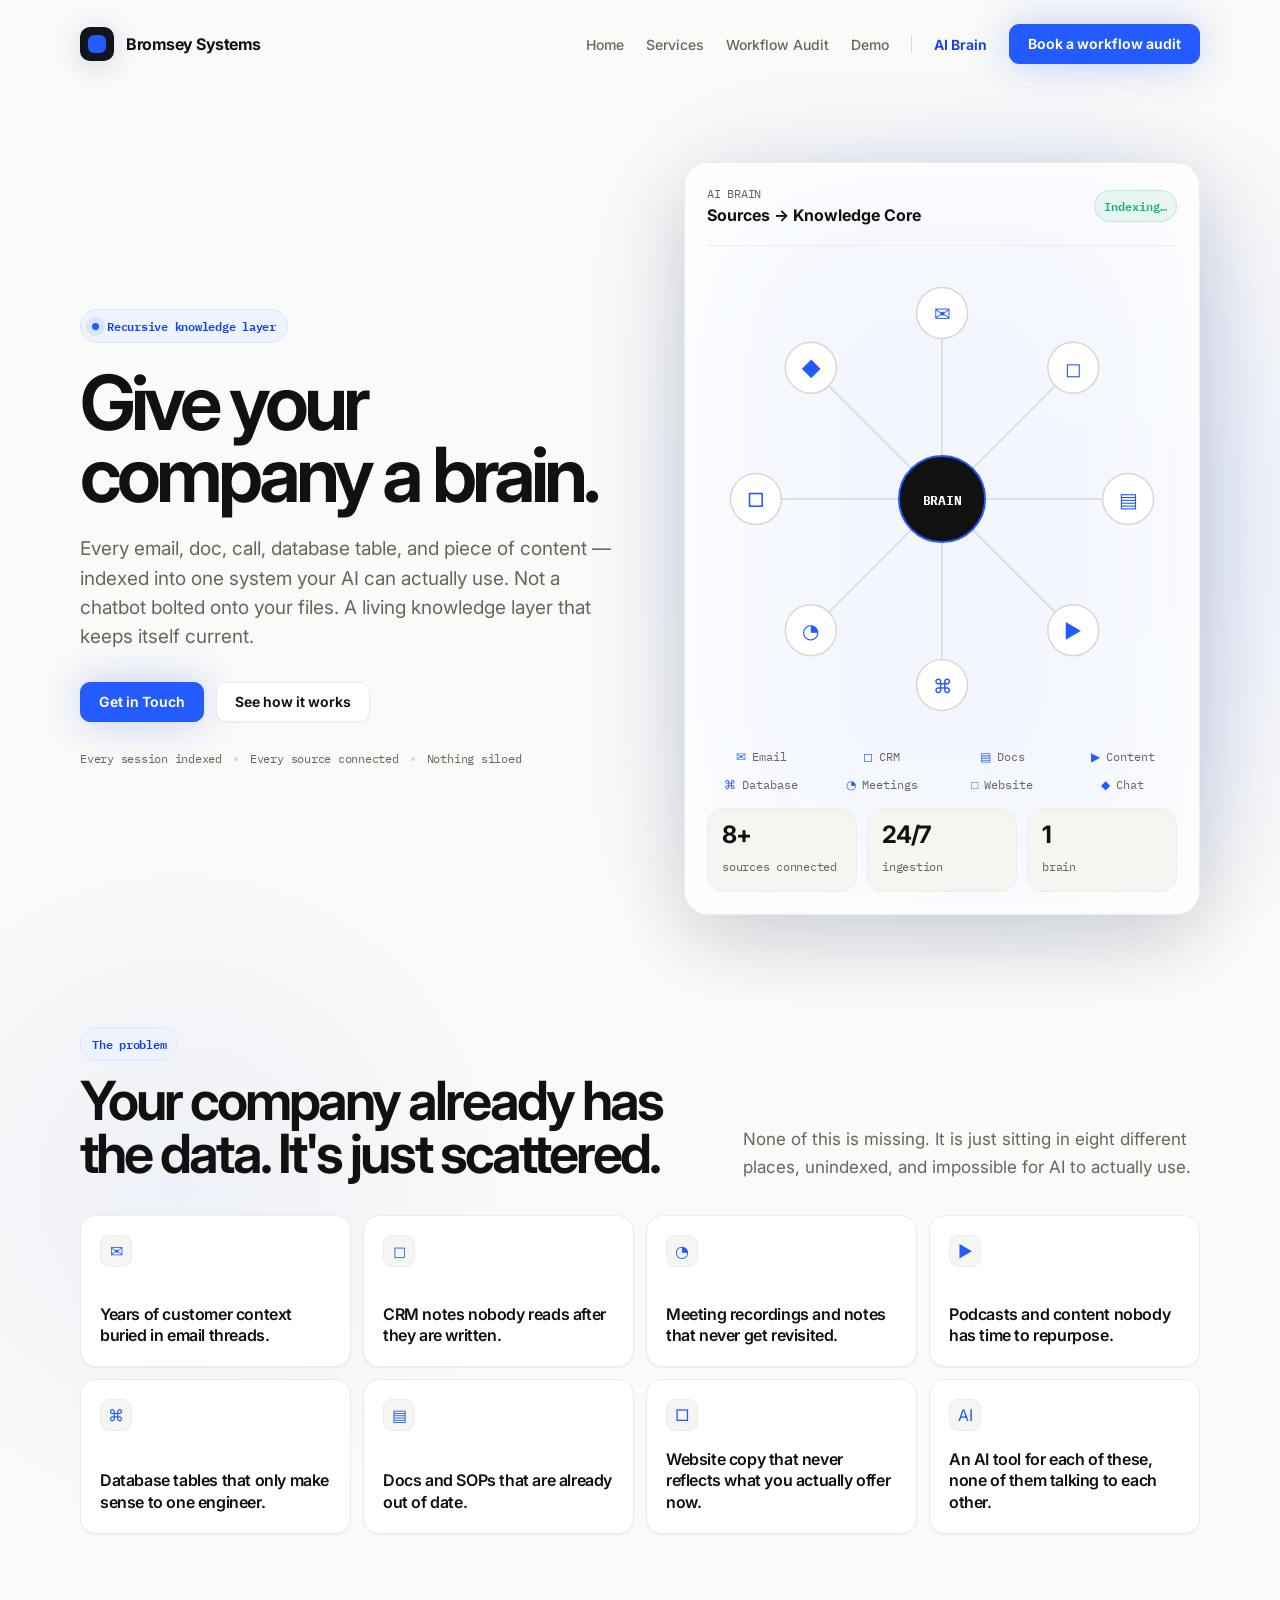
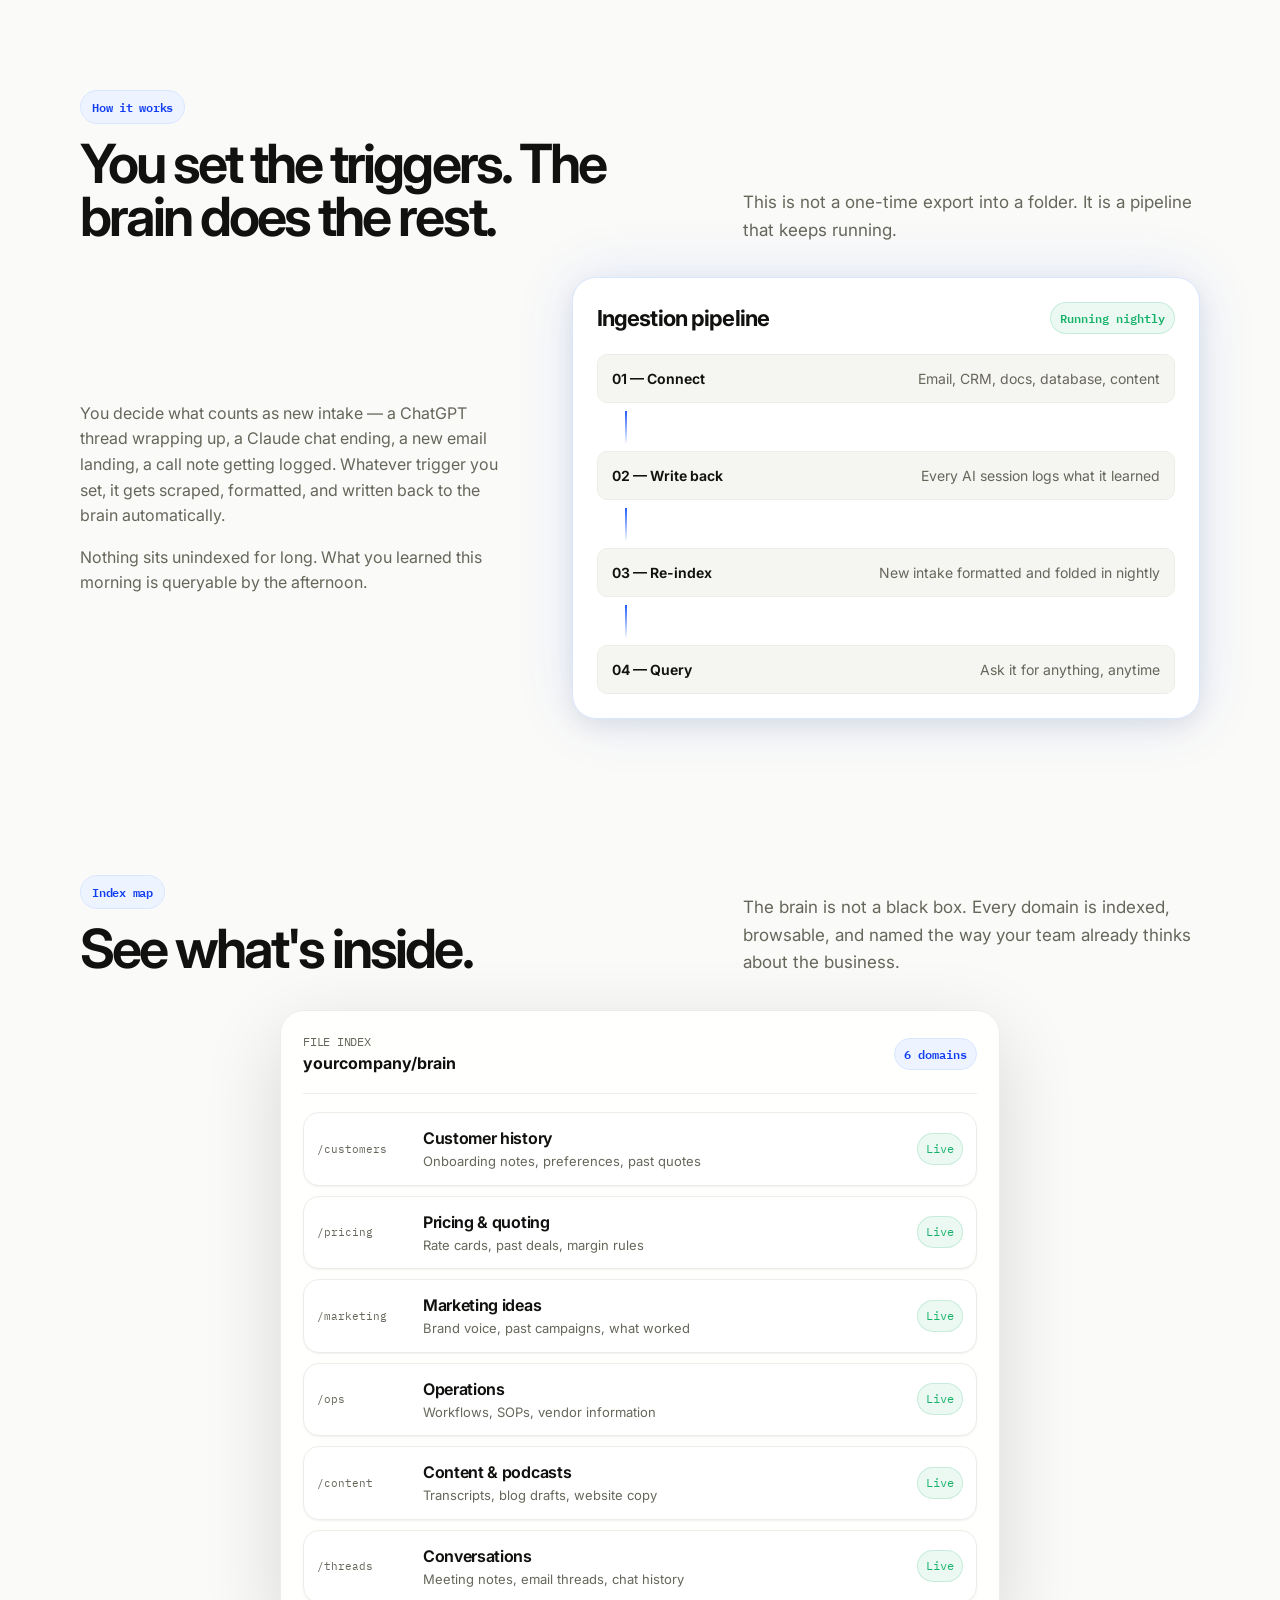
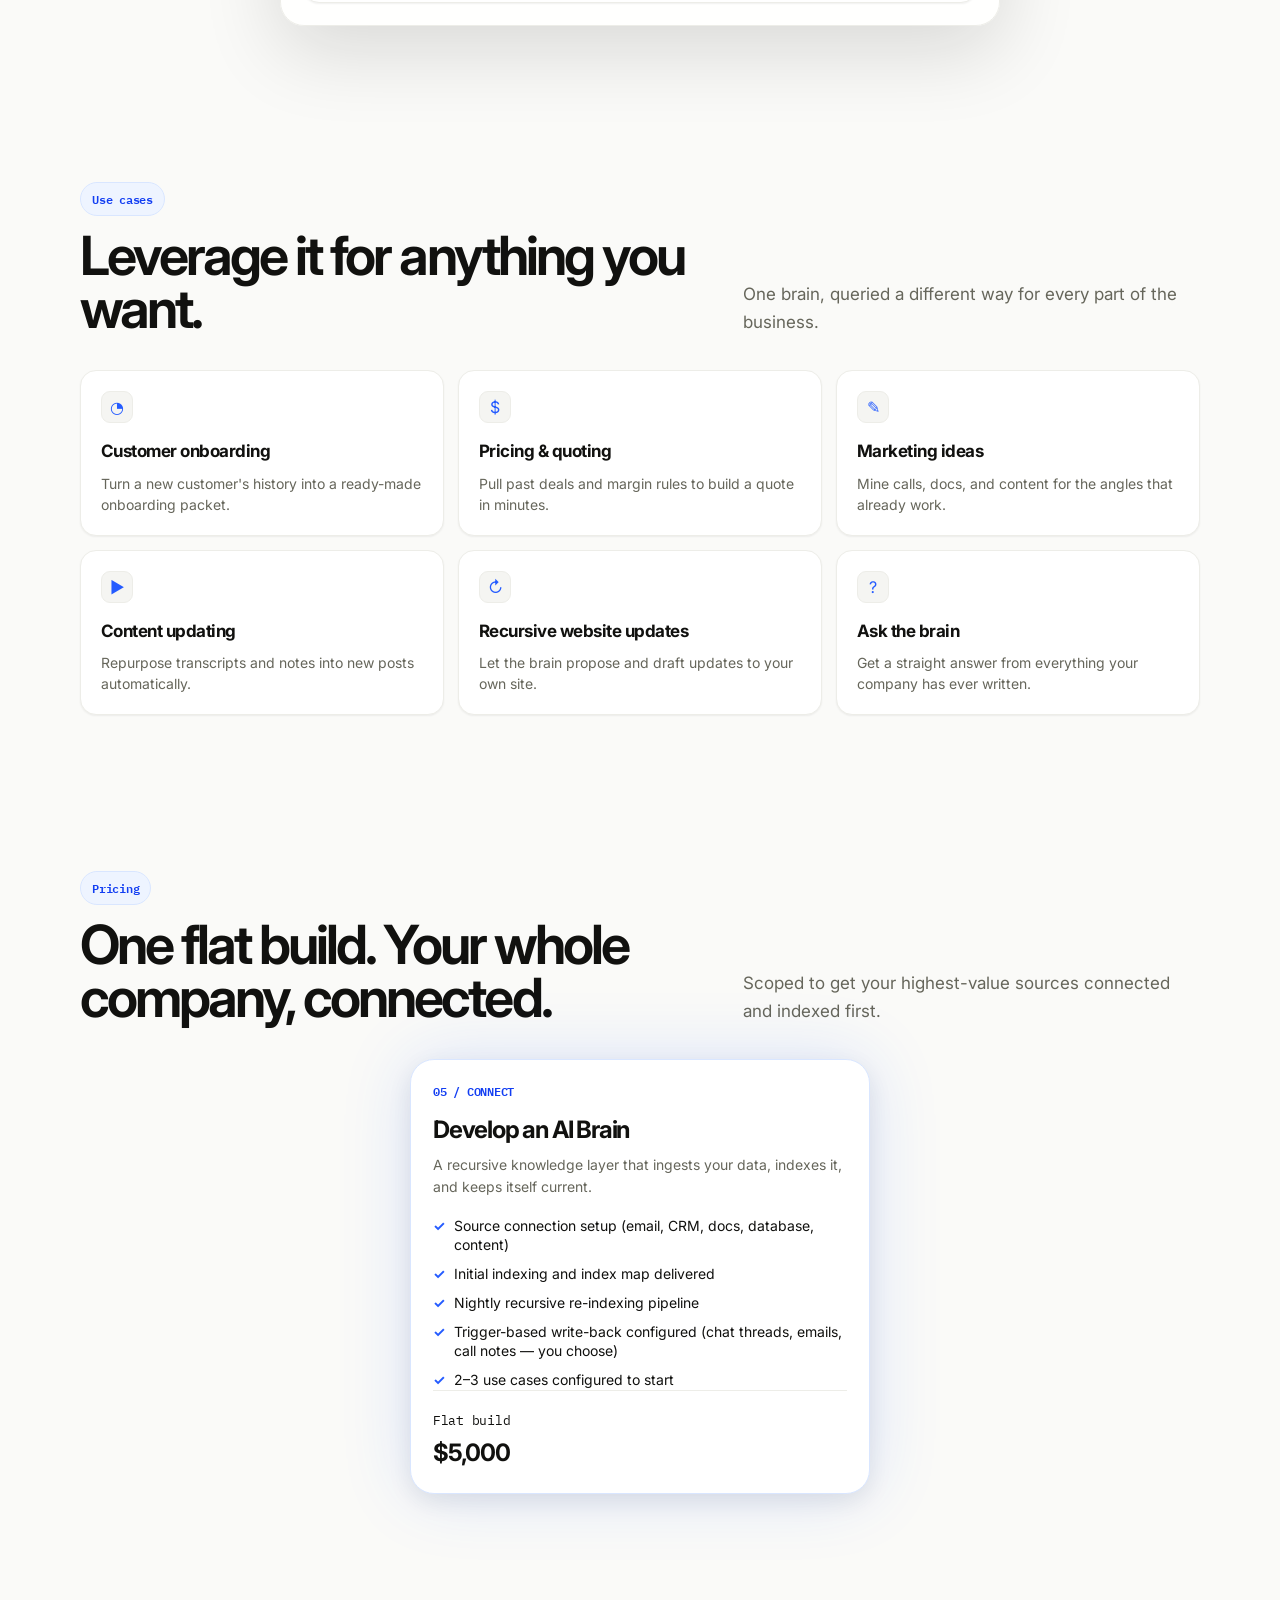
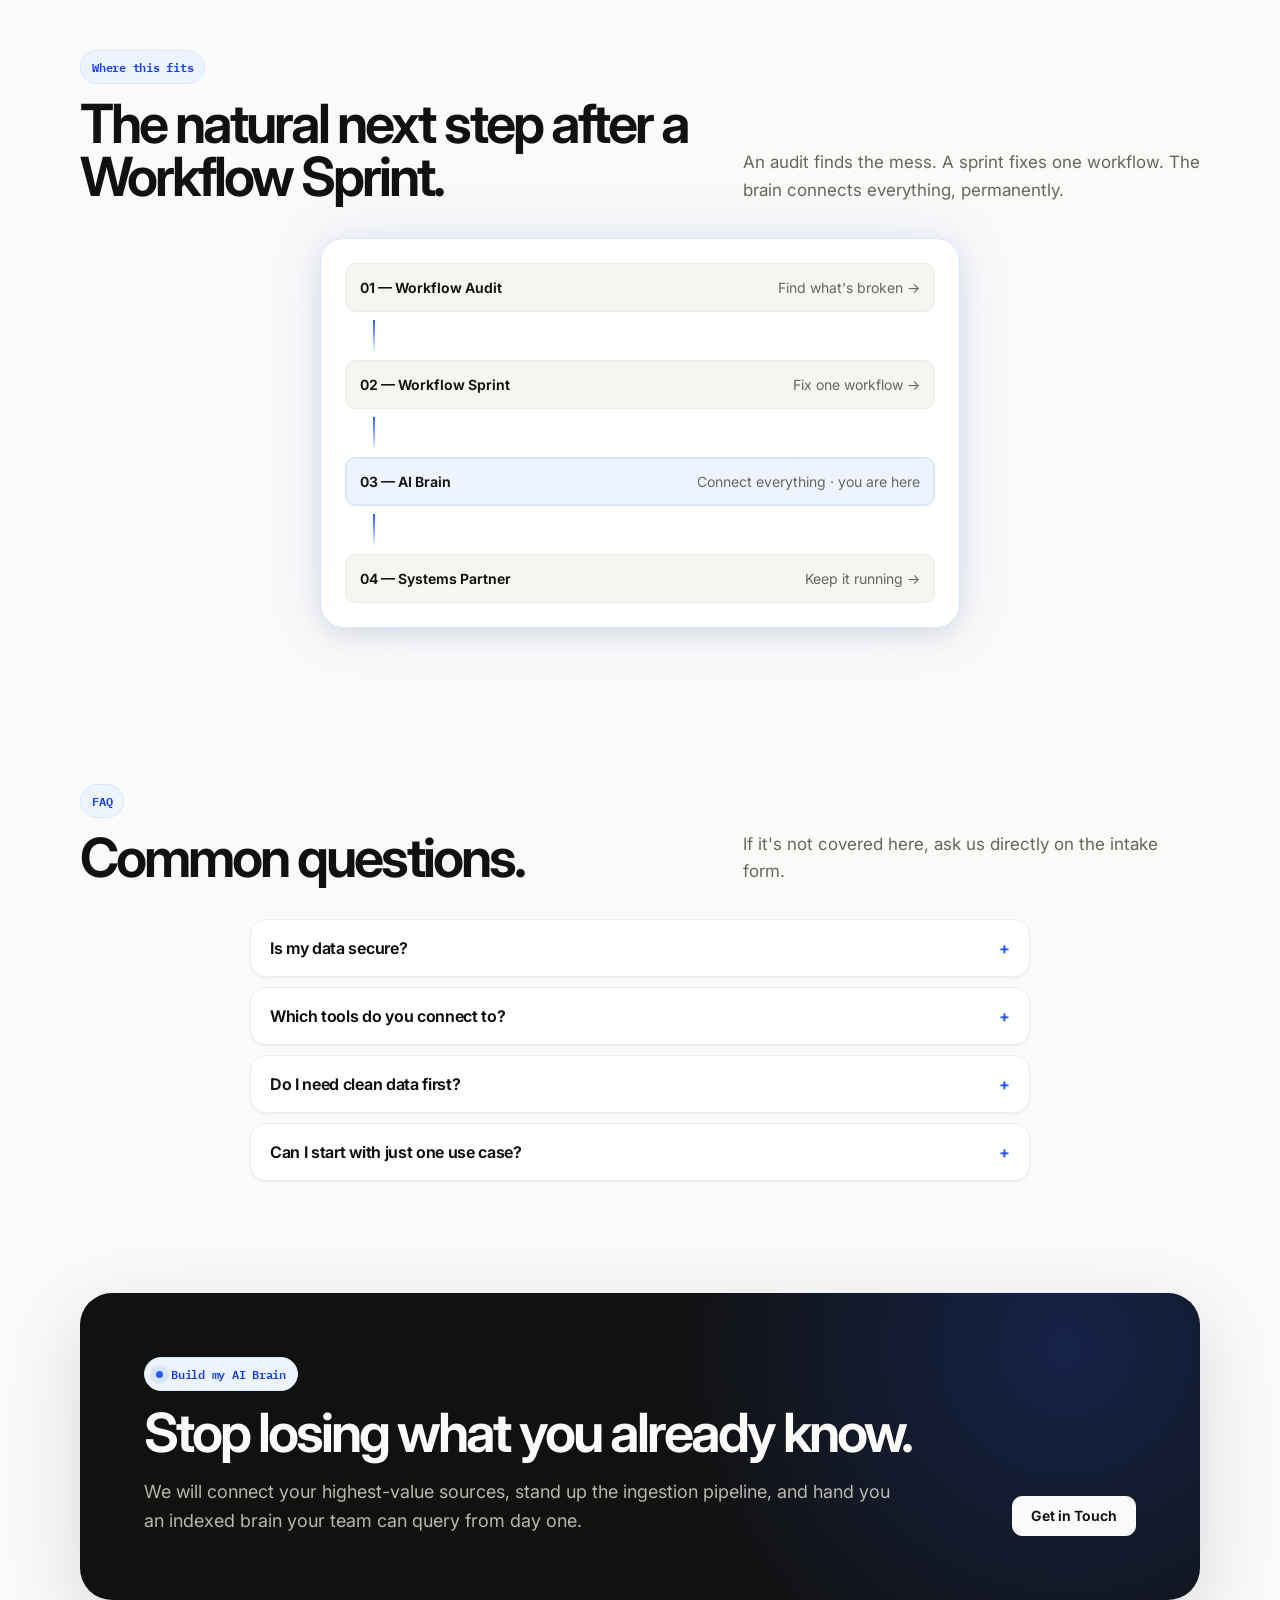
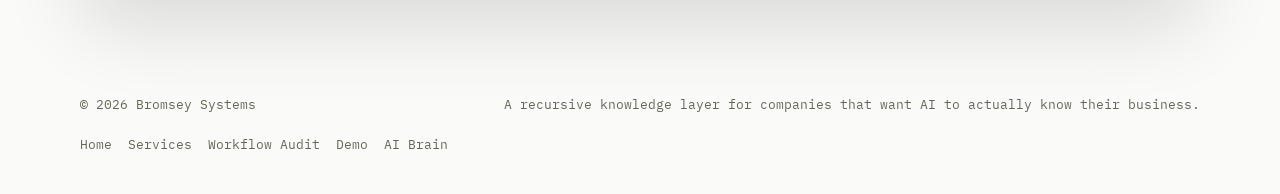
<file: ai-brain.html>
<!DOCTYPE html>
<html lang="en">
<head>
  <meta charset="UTF-8" />
  <meta name="viewport" content="width=device-width, initial-scale=1.0" />
  <link rel="icon" href="/favicon.svg" type="image/svg+xml">
  <link rel="icon" href="/favicon.ico" sizes="any">
  <link rel="apple-touch-icon" href="/apple-touch-icon.png">
  <title>Bromsey Systems | Develop an AI Brain</title>
  <meta name="description" content="A recursive knowledge layer for your company. Every email, doc, call, and database table indexed into one system your AI can actually use." />
  <link rel="canonical" href="https://bromseysystems.com/ai-brain.html" />
  <meta property="og:type" content="website" />
  <meta property="og:site_name" content="Bromsey Systems" />
  <meta property="og:title" content="Bromsey Systems | Develop an AI Brain" />
  <meta property="og:description" content="A recursive knowledge layer for your company. Every email, doc, call, and database table indexed into one system your AI can actually use." />
  <meta property="og:url" content="https://bromseysystems.com/ai-brain.html" />
  <meta property="og:image" content="https://bromseysystems.com/assets/og-default.png" />
  <meta name="twitter:card" content="summary_large_image" />
  <meta name="twitter:title" content="Bromsey Systems | Develop an AI Brain" />
  <meta name="twitter:description" content="A recursive knowledge layer for your company. Every email, doc, call, and database table indexed into one system your AI can actually use." />
  <meta name="twitter:image" content="https://bromseysystems.com/assets/og-default.png" />
  <link rel="preconnect" href="https://fonts.googleapis.com">
  <link rel="preconnect" href="https://fonts.gstatic.com" crossorigin>
  <link href="https://fonts.googleapis.com/css2?family=IBM+Plex+Mono:wght@400;500;600&family=Inter:wght@400;500;600;650;700&display=swap" rel="stylesheet">
  <link rel="stylesheet" href="assets/reveal.css">
  <style>
    :root {
      --background: #FAFAF8;
      --surface: #FFFFFF;
      --surface-2: #F5F5F2;
      --text: #11110F;
      --text-muted: #66665B;
      --muted-2: #8C8C80;
      --border: #EDEDE8;
      --border-strong: #D8D8D0;

      --brand: #245BFF;
      --brand-hover: #123EF2;
      --brand-soft: #EEF4FF;
      --brand-border: #D9E6FF;
      --brand-dark: #0A1438;

      --success: #17B26A;
      --warning: #F79009;

      --font-sans: "Inter", "Helvetica Neue", Arial, sans-serif;
      --font-mono: "IBM Plex Mono", "SFMono-Regular", Consolas, monospace;

      --radius-sm: 6px;
      --radius-md: 10px;
      --radius-lg: 16px;
      --radius-xl: 24px;
      --radius-full: 999px;

      --shadow-sm: 0 1px 2px rgba(17, 17, 15, 0.06);
      --shadow-md: 0 8px 24px rgba(17, 17, 15, 0.08);
      --shadow-lg: 0 24px 80px rgba(17, 17, 15, 0.14);
      --glow-brand: 0 0 80px rgba(36, 91, 255, 0.35);
    }

    * { box-sizing: border-box; }

    html {
      scroll-behavior: smooth;
    }

    body {
      margin: 0;
      font-family: var(--font-sans);
      background:
        radial-gradient(circle at 82% 8%, rgba(36, 91, 255, 0.10), transparent 28rem),
        radial-gradient(circle at 14% 18%, rgba(36, 91, 255, 0.06), transparent 22rem),
        var(--background);
      color: var(--text);
      line-height: 1.5;
    }

    a {
      color: inherit;
      text-decoration: none;
    }

    .page {
      overflow: hidden;
    }

    .nav {
      width: min(1120px, calc(100% - 40px));
      margin: 0 auto;
      padding: 24px 0 16px;
      display: flex;
      align-items: center;
      justify-content: space-between;
      flex-wrap: wrap;
      row-gap: 10px;
      gap: 24px;
    }

    .brand-lockup {
      display: flex;
      align-items: center;
      gap: 12px;
      font-weight: 700;
      letter-spacing: -0.03em;
      white-space: nowrap;
    }

    .mark {
      width: 34px;
      height: 34px;
      border-radius: 10px;
      background: var(--text);
      position: relative;
      box-shadow: var(--shadow-md);
    }

    .mark::before {
      content: "";
      position: absolute;
      left: 8px;
      top: 8px;
      width: 18px;
      height: 18px;
      border-radius: 6px;
      background: var(--brand);
      box-shadow: 0 0 34px rgba(36, 91, 255, 0.45);
    }

    .nav-links {
      display: flex;
      align-items: center;
      gap: 22px;
      font-size: 14px;
      color: var(--text-muted);
      font-weight: 500;
    }

    .nav-links a:hover {
      color: var(--text);
    }

    .nav-links a.current {
      color: var(--brand-hover);
    }

    .nav-divider {
      width: 1px;
      height: 18px;
      background: var(--border-strong);
      flex: 0 0 auto;
    }

    .nav-links a.nav-brain {
      color: var(--brand-hover);
      font-weight: 650;
    }

    .nav-toggle {
      display: none;
      flex-direction: column;
      justify-content: center;
      align-items: center;
      gap: 5px;
      width: 38px;
      height: 38px;
      border-radius: var(--radius-md);
      border: 1px solid var(--border);
      background: var(--surface);
      cursor: pointer;
      padding: 0;
      margin-left: auto;
    }

    .nav-toggle-bar {
      display: block;
      width: 16px;
      height: 2px;
      background: var(--text);
      transition: transform 200ms ease, opacity 200ms ease;
    }

    .nav-toggle.active .nav-toggle-bar:nth-child(1) {
      transform: translateY(7px) rotate(45deg);
    }

    .nav-toggle.active .nav-toggle-bar:nth-child(2) {
      opacity: 0;
    }

    .nav-toggle.active .nav-toggle-bar:nth-child(3) {
      transform: translateY(-7px) rotate(-45deg);
    }

    .button {
      display: inline-flex;
      align-items: center;
      justify-content: center;
      border-radius: var(--radius-md);
      padding: 12px 18px;
      font-weight: 650;
      font-size: 14px;
      line-height: 1;
      transition: transform 180ms ease, background 180ms ease, border-color 180ms ease, box-shadow 180ms ease;
      white-space: nowrap;
    }

    .button-primary {
      background: var(--brand);
      color: #fff;
      box-shadow: 0 0 40px rgba(36, 91, 255, 0.28);
      border: 1px solid var(--brand);
    }

    .button-primary:hover {
      background: var(--brand-hover);
      transform: translateY(-1px);
    }

    .button-secondary {
      background: var(--surface);
      color: var(--text);
      border: 1px solid var(--border);
      box-shadow: var(--shadow-sm);
    }

    .button-secondary:hover {
      border-color: var(--border-strong);
      transform: translateY(-1px);
    }

    .hero {
      width: min(1120px, calc(100% - 40px));
      margin: 0 auto;
      padding: 82px 0 72px;
      display: grid;
      grid-template-columns: minmax(0, 1.03fr) minmax(420px, 0.97fr);
      gap: 56px;
      align-items: center;
    }

    .badge {
      display: inline-flex;
      align-items: center;
      gap: 8px;
      background: var(--brand-soft);
      color: var(--brand-hover);
      border: 1px solid var(--brand-border);
      border-radius: var(--radius-full);
      font-family: var(--font-mono);
      font-size: 12px;
      font-weight: 600;
      letter-spacing: -0.02em;
      padding: 7px 11px;
    }

    .pulse {
      width: 7px;
      height: 7px;
      border-radius: 999px;
      background: var(--brand);
      box-shadow: 0 0 0 6px rgba(36, 91, 255, 0.10);
    }

    h1 {
      margin: 24px 0 24px;
      font-size: clamp(48px, 7vw, 76px);
      line-height: 0.94;
      letter-spacing: -0.065em;
      font-weight: 650;
    }

    .hero-copy {
      color: var(--text-muted);
      font-size: 19px;
      line-height: 1.55;
      max-width: 660px;
      margin: 0 0 30px;
    }

    .hero-actions {
      display: flex;
      align-items: center;
      gap: 12px;
      flex-wrap: wrap;
      margin-bottom: 28px;
    }

    .trust-row {
      display: flex;
      align-items: center;
      gap: 12px;
      flex-wrap: wrap;
      color: var(--text-muted);
      font-family: var(--font-mono);
      font-size: 12px;
      letter-spacing: -0.02em;
    }

    .trust-dot {
      width: 4px;
      height: 4px;
      border-radius: 999px;
      background: var(--border-strong);
    }

    .hero-visual {
      position: relative;
    }

    .hero-visual::before {
      content: "";
      position: absolute;
      inset: 30px;
      background: var(--brand);
      filter: blur(75px);
      opacity: 0.17;
      z-index: 0;
    }

    .ops-card {
      position: relative;
      z-index: 1;
      background: rgba(255, 255, 255, 0.86);
      backdrop-filter: blur(16px);
      border: 1px solid var(--border);
      border-radius: var(--radius-xl);
      box-shadow: var(--shadow-lg);
      padding: 22px;
    }

    .ops-header {
      display: flex;
      align-items: center;
      justify-content: space-between;
      padding-bottom: 18px;
      border-bottom: 1px solid var(--border);
      margin-bottom: 18px;
    }

    .mono-label {
      font-family: var(--font-mono);
      color: var(--text-muted);
      font-size: 12px;
      letter-spacing: -0.02em;
      text-transform: uppercase;
    }

    .status-chip {
      font-family: var(--font-mono);
      font-size: 12px;
      color: var(--brand-hover);
      background: var(--brand-soft);
      border: 1px solid var(--brand-border);
      padding: 6px 9px;
      border-radius: var(--radius-full);
      font-weight: 600;
    }

    .status-chip.live {
      color: var(--success);
      background: rgba(23, 178, 106, 0.08);
      border-color: rgba(23, 178, 106, 0.18);
    }

    .flow {
      display: grid;
      gap: 10px;
    }

    .flow-row {
      display: grid;
      grid-template-columns: 94px 1fr auto;
      gap: 12px;
      align-items: center;
      padding: 13px;
      background: var(--surface);
      border: 1px solid var(--border);
      border-radius: var(--radius-lg);
      box-shadow: var(--shadow-sm);
    }

    .flow-tag {
      font-family: var(--font-mono);
      font-size: 11px;
      color: var(--text-muted);
    }

    .flow-title {
      font-weight: 650;
      letter-spacing: -0.02em;
    }

    .flow-meta {
      color: var(--text-muted);
      font-size: 13px;
      margin-top: 2px;
    }

    .mini-metric {
      font-family: var(--font-mono);
      font-size: 12px;
      color: var(--success);
      background: rgba(23, 178, 106, 0.08);
      border: 1px solid rgba(23, 178, 106, 0.18);
      border-radius: var(--radius-full);
      padding: 6px 8px;
      white-space: nowrap;
    }

    .visual-footer {
      margin-top: 14px;
      display: grid;
      grid-template-columns: repeat(3, 1fr);
      gap: 10px;
    }

    .stat {
      border: 1px solid var(--border);
      background: var(--surface-2);
      border-radius: var(--radius-lg);
      padding: 14px;
    }

    .stat strong {
      display: block;
      font-size: 24px;
      line-height: 1;
      letter-spacing: -0.05em;
      margin-bottom: 6px;
    }

    .stat span {
      color: var(--text-muted);
      font-size: 12px;
      font-family: var(--font-mono);
      letter-spacing: -0.02em;
    }

    .section {
      width: min(1120px, calc(100% - 40px));
      margin: 0 auto;
      padding: 78px 0;
    }

    .section-tight {
      padding-top: 40px;
    }

    .section-heading {
      display: grid;
      grid-template-columns: minmax(0, 0.86fr) minmax(260px, 0.64fr);
      gap: 48px;
      align-items: end;
      margin-bottom: 34px;
    }

    h2 {
      margin: 14px 0 0;
      font-size: clamp(36px, 5vw, 54px);
      line-height: 0.98;
      letter-spacing: -0.055em;
      font-weight: 650;
    }

    .section-heading p {
      margin: 0;
      color: var(--text-muted);
      font-size: 17px;
      line-height: 1.6;
    }

    .pain-grid {
      display: grid;
      grid-template-columns: repeat(4, 1fr);
      gap: 12px;
    }

    .pain-card {
      background: var(--surface);
      border: 1px solid var(--border);
      border-radius: var(--radius-lg);
      box-shadow: var(--shadow-sm);
      padding: 19px;
      min-height: 152px;
      display: flex;
      flex-direction: column;
      gap: 18px;
      justify-content: space-between;
    }

    .icon {
      width: 32px;
      height: 32px;
      border-radius: 9px;
      background: var(--surface-2);
      border: 1px solid var(--border);
      display: grid;
      place-items: center;
      color: var(--brand);
    }

    .pain-card p {
      margin: 0;
      color: var(--text);
      font-weight: 600;
      letter-spacing: -0.025em;
      line-height: 1.35;
    }

    .how-grid {
      display: grid;
      grid-template-columns: 0.86fr 1.14fr;
      gap: 18px;
      align-items: stretch;
    }

    .how-copy {
      display: flex;
      flex-direction: column;
      justify-content: center;
      gap: 16px;
    }

    .how-copy p {
      margin: 0;
      color: var(--text-muted);
      font-size: 16px;
      line-height: 1.6;
      max-width: 420px;
    }

    .system-panel {
      border: 1px solid var(--border);
      border-radius: var(--radius-xl);
      background: var(--surface);
      padding: 24px;
      box-shadow: var(--shadow-md);
      position: relative;
      overflow: hidden;
    }

    .system-panel.after {
      border-color: var(--brand-border);
      box-shadow: var(--shadow-md), 0 0 60px rgba(36, 91, 255, 0.12);
    }

    .panel-title {
      display: flex;
      align-items: center;
      justify-content: space-between;
      gap: 16px;
      margin-bottom: 20px;
    }

    .panel-title h3 {
      margin: 0;
      font-size: 22px;
      line-height: 1.1;
      letter-spacing: -0.04em;
    }

    .stack {
      display: grid;
      gap: 10px;
    }

    .stack-item {
      display: flex;
      align-items: center;
      justify-content: space-between;
      gap: 12px;
      padding: 13px 14px;
      border-radius: var(--radius-md);
      background: var(--surface-2);
      border: 1px solid var(--border);
      color: var(--text-muted);
      font-size: 14px;
    }

    .stack-item strong {
      color: var(--text);
      font-weight: 650;
    }

    .stack-item.current {
      border-color: var(--brand-border);
      box-shadow: 0 0 0 1px var(--brand-border) inset;
      background: var(--brand-soft);
    }

    a.stack-item:hover {
      border-color: var(--border-strong);
    }

    .connected-line {
      height: 32px;
      width: 2px;
      background: linear-gradient(var(--brand), rgba(36, 91, 255, 0.05));
      margin: -2px 0 -2px 28px;
    }

    .index-map {
      max-width: 720px;
      margin: 0 auto;
    }

    .pricing-single {
      max-width: 460px;
      margin: 0 auto;
    }

    .path-panel {
      max-width: 640px;
      margin: 0 auto;
    }

    .services-grid {
      display: grid;
      grid-template-columns: repeat(4, 1fr);
      gap: 14px;
    }

    .service-card {
      background: var(--surface);
      border: 1px solid var(--border);
      border-radius: var(--radius-xl);
      box-shadow: var(--shadow-md);
      padding: 22px;
      display: flex;
      flex-direction: column;
      min-height: 430px;
      position: relative;
    }

    .service-card.featured {
      border-color: var(--brand-border);
      box-shadow: var(--shadow-md), 0 0 70px rgba(36, 91, 255, 0.15);
    }

    .service-kicker {
      font-family: var(--font-mono);
      color: var(--brand-hover);
      font-size: 12px;
      font-weight: 600;
      letter-spacing: -0.02em;
      margin-bottom: 18px;
    }

    .service-card h3 {
      margin: 0 0 12px;
      font-size: 24px;
      line-height: 1;
      letter-spacing: -0.05em;
    }

    .service-card p {
      margin: 0 0 20px;
      color: var(--text-muted);
      font-size: 14px;
      line-height: 1.55;
    }

    .service-card ul {
      list-style: none;
      padding: 0;
      margin: 0;
      display: grid;
      gap: 10px;
    }

    .service-card li {
      display: flex;
      gap: 9px;
      color: var(--text);
      font-size: 14px;
      line-height: 1.35;
    }

    .check {
      color: var(--brand);
      font-weight: 700;
      flex: 0 0 auto;
    }

    .price {
      margin-top: auto;
      padding-top: 20px;
      font-family: var(--font-mono);
      color: var(--text);
      font-size: 13px;
      letter-spacing: -0.02em;
      border-top: 1px solid var(--border);
    }

    .price strong {
      display: block;
      font-family: var(--font-sans);
      font-size: 24px;
      letter-spacing: -0.05em;
      margin-top: 5px;
    }

    .use-grid {
      display: grid;
      grid-template-columns: repeat(3, 1fr);
      gap: 14px;
    }

    .use-card {
      border: 1px solid var(--border);
      background: var(--surface);
      border-radius: var(--radius-lg);
      padding: 20px;
      box-shadow: var(--shadow-sm);
    }

    .use-card h3 {
      margin: 16px 0 8px;
      font-size: 17px;
      letter-spacing: -0.03em;
    }

    .use-card p {
      margin: 0;
      color: var(--text-muted);
      font-size: 14px;
      line-height: 1.5;
    }

    .faq-list {
      display: grid;
      gap: 10px;
      max-width: 780px;
      margin: 0 auto;
    }

    .faq-item {
      border: 1px solid var(--border);
      border-radius: var(--radius-lg);
      background: var(--surface);
      padding: 16px 19px;
      box-shadow: var(--shadow-sm);
    }

    .faq-item summary {
      cursor: pointer;
      font-weight: 650;
      letter-spacing: -0.02em;
      list-style: none;
    }

    .faq-item summary::-webkit-details-marker {
      display: none;
    }

    .faq-item summary::after {
      content: "+";
      float: right;
      color: var(--brand);
      font-weight: 700;
    }

    .faq-item[open] summary::after {
      content: "\2013";
    }

    .faq-item p {
      margin: 12px 0 0;
      color: var(--text-muted);
      font-size: 14px;
      line-height: 1.55;
    }

    .cta {
      width: min(1120px, calc(100% - 40px));
      margin: 34px auto 96px;
      background:
        radial-gradient(circle at 88% 18%, rgba(36, 91, 255, 0.24), transparent 26rem),
        #11110F;
      color: #FAFAF8;
      border-radius: 32px;
      padding: clamp(34px, 6vw, 64px);
      display: grid;
      grid-template-columns: minmax(0, 1fr) auto;
      gap: 32px;
      align-items: end;
      box-shadow: var(--shadow-lg);
    }

    .cta h2 {
      color: #FAFAF8;
      margin-top: 16px;
      max-width: 800px;
    }

    .cta p {
      color: #B8B8AC;
      font-size: 18px;
      line-height: 1.6;
      margin: 18px 0 0;
      max-width: 760px;
    }

    .cta .button-secondary {
      background: #FAFAF8;
      border-color: #FAFAF8;
    }

    .footer {
      width: min(1120px, calc(100% - 40px));
      margin: 0 auto;
      padding: 0 0 40px;
      color: var(--text-muted);
      font-size: 13px;
      display: flex;
      justify-content: space-between;
      gap: 20px;
      flex-wrap: wrap;
      font-family: var(--font-mono);
    }

    .footer-links {
      display: flex;
      gap: 16px;
    }

    .footer-links a:hover {
      color: var(--text);
    }

    /* Brain diagram */
    .brain-diagram {
      width: 100%;
      height: auto;
      display: block;
      overflow: visible;
    }

    .web-line {
      stroke: var(--border-strong);
      stroke-width: 1.5;
      fill: none;
    }

    .web-pulse {
      stroke: var(--brand);
      stroke-width: 2.5;
      fill: none;
      stroke-linecap: round;
      stroke-dasharray: 5 520;
      opacity: 0;
      animation: brain-pulse 8s ease-in-out infinite;
      animation-play-state: paused;
    }

    .reveal.in-view .web-pulse {
      animation-play-state: running;
    }

    .web-pulses line:nth-child(1) { animation-delay: 0s; }
    .web-pulses line:nth-child(2) { animation-delay: 1s; }
    .web-pulses line:nth-child(3) { animation-delay: 2s; }
    .web-pulses line:nth-child(4) { animation-delay: 3s; }
    .web-pulses line:nth-child(5) { animation-delay: 4s; }
    .web-pulses line:nth-child(6) { animation-delay: 5s; }
    .web-pulses line:nth-child(7) { animation-delay: 6s; }
    .web-pulses line:nth-child(8) { animation-delay: 7s; }

    @keyframes brain-pulse {
      0%   { stroke-dashoffset: 0; opacity: 0; }
      10%  { opacity: 0.7; }
      45%  { opacity: 0.7; }
      60%  { opacity: 0; }
      100% { stroke-dashoffset: -525; opacity: 0; }
    }

    .node circle {
      fill: var(--surface);
      stroke: var(--border-strong);
      stroke-width: 1.5;
    }

    .node text {
      font-size: 20px;
      text-anchor: middle;
      dominant-baseline: central;
      fill: var(--brand);
    }

    .node.center circle {
      fill: var(--text);
      stroke: var(--brand);
      stroke-width: 2;
    }

    .node.center text {
      fill: var(--surface);
      font-family: var(--font-mono);
      font-size: 13px;
      font-weight: 700;
      letter-spacing: -0.02em;
    }

    .node-legend {
      display: grid;
      grid-template-columns: repeat(4, 1fr);
      gap: 10px 12px;
      margin-top: 14px;
      font-family: var(--font-mono);
      font-size: 12px;
      color: var(--text-muted);
    }

    .node-legend span {
      display: inline-flex;
      align-items: center;
      justify-content: center;
      gap: 6px;
    }

    .node-legend .glyph {
      color: var(--brand);
    }

    @media (prefers-reduced-motion: reduce) {
      .web-pulse {
        animation: none;
      }
    }

    @media (max-width: 980px) {
      .hero {
        grid-template-columns: 1fr;
        padding-top: 56px;
      }

      .hero-visual {
        max-width: 620px;
      }

      .section-heading,
      .how-grid,
      .cta {
        grid-template-columns: 1fr;
      }

      .pain-grid,
      .services-grid,
      .use-grid {
        grid-template-columns: repeat(2, 1fr);
      }

      .service-card {
        min-height: auto;
      }
    }

    @media (max-width: 680px) {
      .node-legend {
        grid-template-columns: repeat(2, 1fr);
      }

      .nav-toggle {
        display: flex;
      }

      .nav-links {
        flex-basis: 100%;
      }

      .nav-links a:not(.button) {
        display: none;
      }

      .nav-links a.button {
        display: none;
      }

      .nav-divider {
        display: none;
      }

      .nav-links.open .nav-divider {
        display: block;
        width: 100%;
        height: 1px;
        margin: 2px 0;
      }

      .nav-links.open {
        flex-direction: column;
        align-items: flex-start;
        gap: 14px;
        padding-top: 8px;
      }

      .nav-links.open a.button {
        display: inline-flex;
      }

      .nav-links.open a:not(.button) {
        display: block;
      }

      .hero,
      .section,
      .cta,
      .nav,
      .footer {
        width: min(100% - 28px, 1120px);
      }

      .hero {
        padding-bottom: 46px;
      }

      h1 {
        font-size: 49px;
      }

      .hero-copy {
        font-size: 17px;
      }

      .pain-grid,
      .services-grid,
      .use-grid,
      .visual-footer {
        grid-template-columns: 1fr;
      }

      .flow-row {
        grid-template-columns: 1fr;
      }

      .section {
        padding: 54px 0;
      }

      .cta {
        margin-bottom: 56px;
        border-radius: 24px;
      }
    }

    @media print {
      body {
        background: #fff;
      }
      .button, .nav-links {
        display: none;
      }
      .hero, .section, .cta {
        page-break-inside: avoid;
      }
      .cta {
        background: #11110F !important;
        -webkit-print-color-adjust: exact;
        print-color-adjust: exact;
      }
    }
  </style>
</head>

<body>
  <main class="page">
    <nav class="nav" aria-label="Main navigation">
      <a class="brand-lockup" href="index.html">
        <span class="mark" aria-hidden="true"></span>
        <span>Bromsey Systems</span>
      </a>
      <button class="nav-toggle" id="navToggle" type="button" aria-label="Toggle menu" aria-expanded="false" aria-controls="navLinks">
        <span class="nav-toggle-bar"></span>
        <span class="nav-toggle-bar"></span>
        <span class="nav-toggle-bar"></span>
      </button>
      <div class="nav-links" id="navLinks">
        <a href="index.html">Home</a>
        <a href="services/">Services</a>
        <a href="workflow-audit.html">Workflow Audit</a>
        <a href="demo.html">Demo</a>
        <span class="nav-divider" aria-hidden="true"></span>
        <a href="ai-brain.html" class="nav-brain">AI Brain</a>
        <a class="button button-primary" href="book-audit.html">Book a workflow audit</a>
      </div>
    </nav>

    <section class="hero">
      <div>
        <span class="badge"><span class="pulse"></span> Recursive knowledge layer</span>
        <h1>Give your company a brain.</h1>
        <p class="hero-copy">
          Every email, doc, call, database table, and piece of content — indexed into one system your AI can actually use. Not a chatbot bolted onto your files. A living knowledge layer that keeps itself current.
        </p>
        <div class="hero-actions">
          <a class="button button-primary" href="book-audit.html?service=ai-brain">Get in Touch</a>
          <a class="button button-secondary" href="#how">See how it works</a>
        </div>
        <div class="trust-row" aria-label="Trust signals">
          <span>Every session indexed</span>
          <span class="trust-dot"></span>
          <span>Every source connected</span>
          <span class="trust-dot"></span>
          <span>Nothing siloed</span>
        </div>
      </div>

      <div class="hero-visual reveal" aria-label="Diagram of company data sources connecting into a central AI brain">
        <div class="ops-card">
          <div class="ops-header">
            <div>
              <div class="mono-label">AI Brain</div>
              <strong>Sources → Knowledge Core</strong>
            </div>
            <span class="status-chip live">Indexing…</span>
          </div>

          <svg class="brain-diagram" viewBox="210 20 480 480" role="img" aria-hidden="true">
            <g class="web-lines">
              <line class="web-line" x1="450" y1="70" x2="450" y2="260" />
              <line class="web-line" x1="584" y1="126" x2="450" y2="260" />
              <line class="web-line" x1="640" y1="260" x2="450" y2="260" />
              <line class="web-line" x1="584" y1="394" x2="450" y2="260" />
              <line class="web-line" x1="450" y1="450" x2="450" y2="260" />
              <line class="web-line" x1="316" y1="394" x2="450" y2="260" />
              <line class="web-line" x1="260" y1="260" x2="450" y2="260" />
              <line class="web-line" x1="316" y1="126" x2="450" y2="260" />
            </g>
            <g class="web-pulses">
              <line class="web-pulse" x1="450" y1="70" x2="450" y2="260" />
              <line class="web-pulse" x1="584" y1="126" x2="450" y2="260" />
              <line class="web-pulse" x1="640" y1="260" x2="450" y2="260" />
              <line class="web-pulse" x1="584" y1="394" x2="450" y2="260" />
              <line class="web-pulse" x1="450" y1="450" x2="450" y2="260" />
              <line class="web-pulse" x1="316" y1="394" x2="450" y2="260" />
              <line class="web-pulse" x1="260" y1="260" x2="450" y2="260" />
              <line class="web-pulse" x1="316" y1="126" x2="450" y2="260" />
            </g>
            <g class="web-nodes">
              <g class="node" transform="translate(450,70)"><title>Email</title><circle r="26" /><text y="1">&#9993;</text></g>
              <g class="node" transform="translate(584,126)"><title>CRM</title><circle r="26" /><text y="1">&#9723;</text></g>
              <g class="node" transform="translate(640,260)"><title>Docs</title><circle r="26" /><text y="1">&#9636;</text></g>
              <g class="node" transform="translate(584,394)"><title>Content &amp; podcasts</title><circle r="26" /><text y="1">&#9654;</text></g>
              <g class="node" transform="translate(450,450)"><title>Database</title><circle r="26" /><text y="1">&#8984;</text></g>
              <g class="node" transform="translate(316,394)"><title>Meetings</title><circle r="26" /><text y="1">&#9684;</text></g>
              <g class="node" transform="translate(260,260)"><title>Website</title><circle r="26" /><text y="1">&#9633;</text></g>
              <g class="node" transform="translate(316,126)"><title>Chat</title><circle r="26" /><text y="1">&#9670;</text></g>
              <g class="node center" transform="translate(450,260)"><title>AI Brain</title><circle r="44" /><text y="1">BRAIN</text></g>
            </g>
          </svg>

          <div class="node-legend">
            <span><span class="glyph">&#9993;</span> Email</span>
            <span><span class="glyph">&#9723;</span> CRM</span>
            <span><span class="glyph">&#9636;</span> Docs</span>
            <span><span class="glyph">&#9654;</span> Content</span>
            <span><span class="glyph">&#8984;</span> Database</span>
            <span><span class="glyph">&#9684;</span> Meetings</span>
            <span><span class="glyph">&#9633;</span> Website</span>
            <span><span class="glyph">&#9670;</span> Chat</span>
          </div>

          <div class="visual-footer">
            <div class="stat">
              <strong data-counter="8" data-suffix="+">0+</strong>
              <span>sources connected</span>
            </div>
            <div class="stat">
              <strong data-counter="24" data-suffix="/7">0</strong>
              <span>ingestion</span>
            </div>
            <div class="stat">
              <strong data-counter="1">0</strong>
              <span>brain</span>
            </div>
          </div>
        </div>
      </div>
    </section>

    <section class="section section-tight">
      <div class="section-heading reveal">
        <div>
          <span class="badge">The problem</span>
          <h2>Your company already has the data. It's just scattered.</h2>
        </div>
        <p>
          None of this is missing. It is just sitting in eight different places, unindexed, and impossible for AI to actually use.
        </p>
      </div>

      <div class="pain-grid reveal-group">
        <div class="pain-card reveal-item">
          <span class="icon">&#9993;</span>
          <p>Years of customer context buried in email threads.</p>
        </div>
        <div class="pain-card reveal-item">
          <span class="icon">&#9723;</span>
          <p>CRM notes nobody reads after they are written.</p>
        </div>
        <div class="pain-card reveal-item">
          <span class="icon">&#9684;</span>
          <p>Meeting recordings and notes that never get revisited.</p>
        </div>
        <div class="pain-card reveal-item">
          <span class="icon">&#9654;</span>
          <p>Podcasts and content nobody has time to repurpose.</p>
        </div>
        <div class="pain-card reveal-item">
          <span class="icon">&#8984;</span>
          <p>Database tables that only make sense to one engineer.</p>
        </div>
        <div class="pain-card reveal-item">
          <span class="icon">&#9636;</span>
          <p>Docs and SOPs that are already out of date.</p>
        </div>
        <div class="pain-card reveal-item">
          <span class="icon">&#9633;</span>
          <p>Website copy that never reflects what you actually offer now.</p>
        </div>
        <div class="pain-card reveal-item">
          <span class="icon">AI</span>
          <p>An AI tool for each of these, none of them talking to each other.</p>
        </div>
      </div>
    </section>

    <section id="how" class="section">
      <div class="section-heading reveal">
        <div>
          <span class="badge">How it works</span>
          <h2>You set the triggers. The brain does the rest.</h2>
        </div>
        <p>
          This is not a one-time export into a folder. It is a pipeline that keeps running.
        </p>
      </div>

      <div class="how-grid reveal-group">
        <div class="how-copy reveal-item">
          <p>
            You decide what counts as new intake — a ChatGPT thread wrapping up, a Claude chat ending, a new email landing, a call note getting logged. Whatever trigger you set, it gets scraped, formatted, and written back to the brain automatically.
          </p>
          <p>
            Nothing sits unindexed for long. What you learned this morning is queryable by the afternoon.
          </p>
        </div>

        <div class="system-panel after reveal-item">
          <div class="panel-title">
            <h3>Ingestion pipeline</h3>
            <span class="status-chip live">Running nightly</span>
          </div>
          <div class="stack">
            <div class="stack-item"><strong>01 — Connect</strong><span>Email, CRM, docs, database, content</span></div>
            <div class="connected-line"></div>
            <div class="stack-item"><strong>02 — Write back</strong><span>Every AI session logs what it learned</span></div>
            <div class="connected-line"></div>
            <div class="stack-item"><strong>03 — Re-index</strong><span>New intake formatted and folded in nightly</span></div>
            <div class="connected-line"></div>
            <div class="stack-item"><strong>04 — Query</strong><span>Ask it for anything, anytime</span></div>
          </div>
        </div>
      </div>
    </section>

    <section class="section">
      <div class="section-heading reveal">
        <div>
          <span class="badge">Index map</span>
          <h2>See what's inside.</h2>
        </div>
        <p>
          The brain is not a black box. Every domain is indexed, browsable, and named the way your team already thinks about the business.
        </p>
      </div>

      <div class="index-map reveal">
        <div class="ops-card">
          <div class="ops-header">
            <div>
              <div class="mono-label">File index</div>
              <strong>yourcompany/brain</strong>
            </div>
            <span class="status-chip">6 domains</span>
          </div>
          <div class="flow">
            <div class="flow-row">
              <span class="flow-tag">/customers</span>
              <div>
                <div class="flow-title">Customer history</div>
                <div class="flow-meta">Onboarding notes, preferences, past quotes</div>
              </div>
              <span class="mini-metric">Live</span>
            </div>
            <div class="flow-row">
              <span class="flow-tag">/pricing</span>
              <div>
                <div class="flow-title">Pricing &amp; quoting</div>
                <div class="flow-meta">Rate cards, past deals, margin rules</div>
              </div>
              <span class="mini-metric">Live</span>
            </div>
            <div class="flow-row">
              <span class="flow-tag">/marketing</span>
              <div>
                <div class="flow-title">Marketing ideas</div>
                <div class="flow-meta">Brand voice, past campaigns, what worked</div>
              </div>
              <span class="mini-metric">Live</span>
            </div>
            <div class="flow-row">
              <span class="flow-tag">/ops</span>
              <div>
                <div class="flow-title">Operations</div>
                <div class="flow-meta">Workflows, SOPs, vendor information</div>
              </div>
              <span class="mini-metric">Live</span>
            </div>
            <div class="flow-row">
              <span class="flow-tag">/content</span>
              <div>
                <div class="flow-title">Content &amp; podcasts</div>
                <div class="flow-meta">Transcripts, blog drafts, website copy</div>
              </div>
              <span class="mini-metric">Live</span>
            </div>
            <div class="flow-row">
              <span class="flow-tag">/threads</span>
              <div>
                <div class="flow-title">Conversations</div>
                <div class="flow-meta">Meeting notes, email threads, chat history</div>
              </div>
              <span class="mini-metric">Live</span>
            </div>
          </div>
        </div>
      </div>
    </section>

    <section class="section">
      <div class="section-heading reveal">
        <div>
          <span class="badge">Use cases</span>
          <h2>Leverage it for anything you want.</h2>
        </div>
        <p>
          One brain, queried a different way for every part of the business.
        </p>
      </div>

      <div class="use-grid reveal-group">
        <div class="use-card reveal-item">
          <span class="icon">&#9684;</span>
          <h3>Customer onboarding</h3>
          <p>Turn a new customer's history into a ready-made onboarding packet.</p>
        </div>
        <div class="use-card reveal-item">
          <span class="icon">$</span>
          <h3>Pricing &amp; quoting</h3>
          <p>Pull past deals and margin rules to build a quote in minutes.</p>
        </div>
        <div class="use-card reveal-item">
          <span class="icon">&#9998;</span>
          <h3>Marketing ideas</h3>
          <p>Mine calls, docs, and content for the angles that already work.</p>
        </div>
        <div class="use-card reveal-item">
          <span class="icon">&#9654;</span>
          <h3>Content updating</h3>
          <p>Repurpose transcripts and notes into new posts automatically.</p>
        </div>
        <div class="use-card reveal-item">
          <span class="icon">&#8635;</span>
          <h3>Recursive website updates</h3>
          <p>Let the brain propose and draft updates to your own site.</p>
        </div>
        <div class="use-card reveal-item">
          <span class="icon">?</span>
          <h3>Ask the brain</h3>
          <p>Get a straight answer from everything your company has ever written.</p>
        </div>
      </div>
    </section>

    <section id="pricing" class="section">
      <div class="section-heading reveal">
        <div>
          <span class="badge">Pricing</span>
          <h2>One flat build. Your whole company, connected.</h2>
        </div>
        <p>
          Scoped to get your highest-value sources connected and indexed first.
        </p>
      </div>

      <div class="pricing-single reveal">
        <article class="service-card featured">
          <div class="service-kicker">05 / CONNECT</div>
          <h3>Develop an AI Brain</h3>
          <p>A recursive knowledge layer that ingests your data, indexes it, and keeps itself current.</p>
          <ul>
            <li><span class="check">&#10003;</span><span>Source connection setup (email, CRM, docs, database, content)</span></li>
            <li><span class="check">&#10003;</span><span>Initial indexing and index map delivered</span></li>
            <li><span class="check">&#10003;</span><span>Nightly recursive re-indexing pipeline</span></li>
            <li><span class="check">&#10003;</span><span>Trigger-based write-back configured (chat threads, emails, call notes — you choose)</span></li>
            <li><span class="check">&#10003;</span><span>2–3 use cases configured to start</span></li>
          </ul>
          <div class="price">Flat build <strong>$5,000</strong></div>
        </article>
      </div>
    </section>

    <section class="section">
      <div class="section-heading reveal">
        <div>
          <span class="badge">Where this fits</span>
          <h2>The natural next step after a Workflow Sprint.</h2>
        </div>
        <p>
          An audit finds the mess. A sprint fixes one workflow. The brain connects everything, permanently.
        </p>
      </div>

      <div class="path-panel reveal">
        <div class="system-panel after">
          <div class="stack">
            <a class="stack-item" href="workflow-audit.html"><strong>01 — Workflow Audit</strong><span>Find what's broken →</span></a>
            <div class="connected-line"></div>
            <a class="stack-item" href="index.html#services"><strong>02 — Workflow Sprint</strong><span>Fix one workflow →</span></a>
            <div class="connected-line"></div>
            <div class="stack-item current"><strong>03 — AI Brain</strong><span>Connect everything · you are here</span></div>
            <div class="connected-line"></div>
            <a class="stack-item" href="index.html#services"><strong>04 — Systems Partner</strong><span>Keep it running →</span></a>
          </div>
        </div>
      </div>
    </section>

    <section class="section">
      <div class="section-heading reveal">
        <div>
          <span class="badge">FAQ</span>
          <h2>Common questions.</h2>
        </div>
        <p>
          If it's not covered here, ask us directly on the intake form.
        </p>
      </div>

      <div class="faq-list reveal-group">
        <details class="faq-item reveal-item">
          <summary>Is my data secure?</summary>
          <p>Your data stays in your own accounts and infrastructure wherever possible. We connect to sources with least-privilege access and document exactly what is indexed.</p>
        </details>
        <details class="faq-item reveal-item">
          <summary>Which tools do you connect to?</summary>
          <p>Common sources are email, CRM, shared docs, databases, and content platforms. If your team uses something specific, we scope for it during setup.</p>
        </details>
        <details class="faq-item reveal-item">
          <summary>Do I need clean data first?</summary>
          <p>No. Part of the build is formatting and structuring intake as it comes in — that is what the nightly re-index step is for.</p>
        </details>
        <details class="faq-item reveal-item">
          <summary>Can I start with just one use case?</summary>
          <p>Yes. Most companies start with two or three — onboarding and pricing are common first picks — then expand once the brain is live.</p>
        </details>
      </div>
    </section>

    <section class="cta reveal">
      <div>
        <span class="badge"><span class="pulse"></span> Build my AI Brain</span>
        <h2>Stop losing what you already know.</h2>
        <p>
          We will connect your highest-value sources, stand up the ingestion pipeline, and hand you an indexed brain your team can query from day one.
        </p>
      </div>
      <a class="button button-secondary" href="book-audit.html?service=ai-brain">Get in Touch</a>
    </section>

    <footer class="footer">
      <span>© 2026 Bromsey Systems</span>
      <span>A recursive knowledge layer for companies that want AI to actually know their business.</span>
      <span class="footer-links">
        <a href="index.html">Home</a>
        <a href="services/">Services</a>
        <a href="workflow-audit.html">Workflow Audit</a>
        <a href="demo.html">Demo</a>
        <a href="ai-brain.html">AI Brain</a>
      </span>
    </footer>
  </main>

  <script src="assets/reveal.js" defer></script>
  <script>
    const navToggle = document.getElementById("navToggle");
    const navLinks = document.getElementById("navLinks");

    navToggle.addEventListener("click", () => {
      const isOpen = navLinks.classList.toggle("open");
      navToggle.classList.toggle("active", isOpen);
      navToggle.setAttribute("aria-expanded", String(isOpen));
    });

    navLinks.querySelectorAll("a").forEach(link => {
      link.addEventListener("click", () => {
        navLinks.classList.remove("open");
        navToggle.classList.remove("active");
        navToggle.setAttribute("aria-expanded", "false");
      });
    });
  </script>
</body>
</html>
</file>
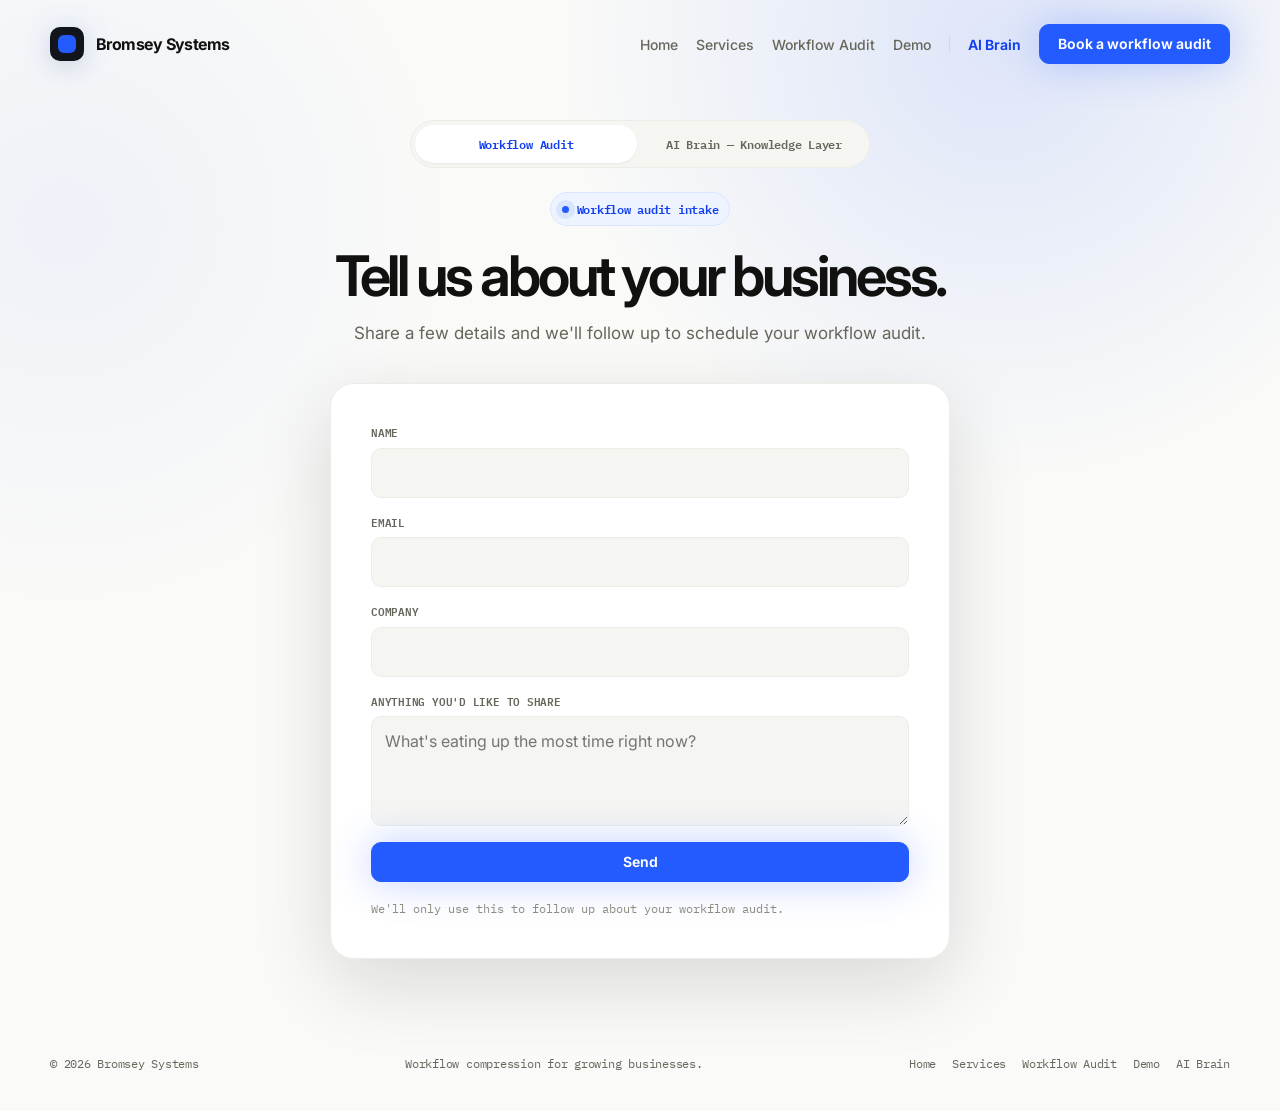
<file: book-audit.html>
<!DOCTYPE html>
<html lang="en">
<head>
  <meta charset="UTF-8" />
  <meta name="viewport" content="width=device-width, initial-scale=1.0" />
  <link rel="icon" href="/favicon.svg" type="image/svg+xml">
  <link rel="icon" href="/favicon.ico" sizes="any">
  <link rel="apple-touch-icon" href="/apple-touch-icon.png">
  <title>Book a Workflow Audit | Bromsey Systems</title>
  <meta name="description" content="Book a workflow audit with Bromsey Systems. Tell us about your business and we'll follow up to schedule a review of your manual workflows and automation opportunities." />
  <link rel="canonical" href="https://bromseysystems.com/book-audit.html" />
  <meta property="og:type" content="website" />
  <meta property="og:site_name" content="Bromsey Systems" />
  <meta property="og:title" content="Book a Workflow Audit | Bromsey Systems" />
  <meta property="og:description" content="Tell us about your business and we'll follow up to schedule a review of your manual workflows and automation opportunities." />
  <meta property="og:url" content="https://bromseysystems.com/book-audit.html" />
  <meta property="og:image" content="https://bromseysystems.com/assets/og-default.png" />
  <meta name="twitter:card" content="summary_large_image" />
  <meta name="twitter:title" content="Book a Workflow Audit | Bromsey Systems" />
  <meta name="twitter:description" content="Tell us about your business and we'll follow up to schedule a review of your manual workflows and automation opportunities." />
  <meta name="twitter:image" content="https://bromseysystems.com/assets/og-default.png" />
  <link rel="preconnect" href="https://fonts.googleapis.com">
  <link rel="preconnect" href="https://fonts.gstatic.com" crossorigin>
  <link href="https://fonts.googleapis.com/css2?family=IBM+Plex+Mono:wght@400;500;600&family=Inter:wght@400;500;600;650;700&display=swap" rel="stylesheet">
  <link rel="stylesheet" href="assets/reveal.css">
  <style>
    :root {
      --background: #FAFAF8;
      --surface: #FFFFFF;
      --surface-2: #F5F5F2;
      --text: #11110F;
      --muted: #66665B;
      --muted-2: #8C8C80;
      --border: #EDEDE8;
      --border-strong: #D8D8D0;
      --brand: #245BFF;
      --brand-hover: #123EF2;
      --brand-soft: #EEF4FF;
      --brand-border: #D9E6FF;
      --success: #17B26A;
      --success-soft: rgba(23, 178, 106, 0.09);
      --success-border: rgba(23, 178, 106, 0.22);
      --danger: #F04438;
      --danger-soft: rgba(240, 68, 56, 0.09);
      --danger-border: rgba(240, 68, 56, 0.22);
      --font-sans: "Inter", "Helvetica Neue", Arial, sans-serif;
      --font-mono: "IBM Plex Mono", "SFMono-Regular", Consolas, monospace;
      --radius-sm: 6px;
      --radius-md: 10px;
      --radius-lg: 16px;
      --radius-xl: 24px;
      --radius-full: 999px;
      --shadow-sm: 0 1px 2px rgba(17, 17, 15, 0.06);
      --shadow-md: 0 8px 24px rgba(17, 17, 15, 0.08);
      --shadow-lg: 0 24px 80px rgba(17, 17, 15, 0.14);
    }

    * { box-sizing: border-box; }

    html { scroll-behavior: smooth; }

    body {
      margin: 0;
      font-family: var(--font-sans);
      color: var(--text);
      background:
        radial-gradient(circle at 78% 4%, rgba(36, 91, 255, 0.13), transparent 440px),
        radial-gradient(circle at 5% 20%, rgba(36, 91, 255, 0.055), transparent 390px),
        var(--background);
      line-height: 1.5;
    }

    a { color: inherit; text-decoration: none; }

    button, input, select, textarea {
      font: inherit;
    }

    .container {
      width: min(1180px, calc(100% - 40px));
      margin: 0 auto;
    }

    .nav {
      padding: 24px 0 16px;
      display: flex;
      justify-content: space-between;
      align-items: center;
      flex-wrap: wrap;
      row-gap: 10px;
      gap: 24px;
    }

    .logo {
      display: flex;
      align-items: center;
      gap: 12px;
      font-weight: 700;
      letter-spacing: -0.035em;
      white-space: nowrap;
    }

    .logo-mark {
      width: 34px;
      height: 34px;
      border-radius: 10px;
      background: var(--text);
      position: relative;
      box-shadow: var(--shadow-md);
      flex: 0 0 auto;
    }

    .logo-mark::after {
      content: "";
      position: absolute;
      inset: 8px;
      border-radius: 6px;
      background: var(--brand);
      box-shadow: 0 0 34px rgba(36, 91, 255, 0.45);
    }

    .nav-actions {
      display: flex;
      align-items: center;
      gap: 18px;
      color: var(--muted);
      font-size: 14px;
      font-weight: 500;
    }

    .nav-actions a:hover { color: var(--text); }

    .nav-divider {
      width: 1px;
      height: 18px;
      background: var(--border-strong);
      flex: 0 0 auto;
    }

    .nav-actions a.nav-brain {
      color: var(--brand-hover);
      font-weight: 650;
    }

    .nav-toggle {
      display: none;
      flex-direction: column;
      justify-content: center;
      align-items: center;
      gap: 5px;
      width: 38px;
      height: 38px;
      border-radius: var(--radius-md);
      border: 1px solid var(--border);
      background: var(--surface);
      cursor: pointer;
      padding: 0;
      margin-left: auto;
    }

    .nav-toggle-bar {
      display: block;
      width: 16px;
      height: 2px;
      background: var(--text);
      transition: transform 200ms ease, opacity 200ms ease;
    }

    .nav-toggle.active .nav-toggle-bar:nth-child(1) {
      transform: translateY(7px) rotate(45deg);
    }

    .nav-toggle.active .nav-toggle-bar:nth-child(2) {
      opacity: 0;
    }

    .nav-toggle.active .nav-toggle-bar:nth-child(3) {
      transform: translateY(-7px) rotate(-45deg);
    }

    .button {
      display: inline-flex;
      align-items: center;
      justify-content: center;
      border-radius: var(--radius-md);
      padding: 12px 18px;
      font-weight: 650;
      font-size: 14px;
      line-height: 1;
      transition: transform 180ms ease, background 180ms ease, border-color 180ms ease, box-shadow 180ms ease, opacity 180ms ease;
      white-space: nowrap;
      border: 1px solid transparent;
      cursor: pointer;
    }

    .button:disabled {
      opacity: 0.6;
      cursor: not-allowed;
      transform: none !important;
    }

    .button-primary {
      background: var(--brand);
      color: white;
      border-color: var(--brand);
      box-shadow: 0 0 40px rgba(36, 91, 255, 0.28);
    }

    .button-primary:hover:not(:disabled) {
      background: var(--brand-hover);
      transform: translateY(-1px);
    }

    .button-secondary {
      background: var(--surface);
      border-color: var(--border);
      color: var(--text);
      box-shadow: var(--shadow-sm);
    }

    .button-secondary:hover {
      border-color: var(--border-strong);
      transform: translateY(-1px);
    }

    .badge {
      display: inline-flex;
      align-items: center;
      gap: 8px;
      border-radius: var(--radius-full);
      border: 1px solid var(--brand-border);
      background: var(--brand-soft);
      color: var(--brand-hover);
      padding: 7px 11px;
      font-family: var(--font-mono);
      font-size: 12px;
      font-weight: 600;
      letter-spacing: -0.02em;
      width: fit-content;
    }

    .pulse {
      width: 7px;
      height: 7px;
      border-radius: var(--radius-full);
      background: var(--brand);
      box-shadow: 0 0 0 6px rgba(36, 91, 255, 0.10);
      flex: 0 0 auto;
    }

    .intake-tabs {
      display: flex;
      gap: 6px;
      justify-content: center;
      max-width: 460px;
      margin: 40px auto 0;
      padding: 4px;
      background: var(--surface-2);
      border: 1px solid var(--border);
      border-radius: var(--radius-full);
    }

    .tab-btn {
      flex: 1;
      border: none;
      background: transparent;
      color: var(--muted);
      font-family: var(--font-mono);
      font-size: 12px;
      font-weight: 600;
      letter-spacing: -0.02em;
      padding: 10px 12px;
      border-radius: var(--radius-full);
      cursor: pointer;
      transition: 160ms ease;
      white-space: nowrap;
    }

    .tab-btn:hover {
      color: var(--text);
    }

    .tab-btn.active {
      background: var(--surface);
      color: var(--brand-hover);
      box-shadow: var(--shadow-sm);
    }

    .intro {
      padding: 24px 0 36px;
      max-width: 640px;
      text-align: center;
      margin: 0 auto;
    }

    .intro .badge {
      margin: 0 auto 22px;
    }

    h1 {
      margin: 0 0 16px;
      font-size: clamp(38px, 5.5vw, 56px);
      line-height: 1;
      letter-spacing: -0.055em;
      font-weight: 650;
    }

    .intro p {
      margin: 0;
      color: var(--muted);
      font-size: 17px;
      line-height: 1.6;
    }

    .form-shell {
      max-width: 620px;
      margin: 0 auto 96px;
    }

    .panel {
      background: var(--surface);
      border: 1px solid var(--border);
      border-radius: var(--radius-xl);
      box-shadow: var(--shadow-lg);
      padding: clamp(24px, 5vw, 40px);
    }

    .field {
      display: grid;
      gap: 7px;
      margin-bottom: 16px;
    }

    label {
      font-family: var(--font-mono);
      color: var(--muted);
      font-size: 11px;
      letter-spacing: -0.02em;
      text-transform: uppercase;
      font-weight: 600;
    }

    input, textarea {
      width: 100%;
      background: var(--surface-2);
      border: 1px solid var(--border);
      border-radius: var(--radius-md);
      color: var(--text);
      padding: 12px 13px;
      outline: none;
      transition: 160ms ease;
    }

    textarea {
      min-height: 110px;
      resize: vertical;
      line-height: 1.5;
    }

    input:focus, textarea:focus {
      border-color: var(--brand);
      box-shadow: 0 0 0 4px rgba(36, 91, 255, 0.10);
      background: #fff;
    }

    input.invalid, textarea.invalid {
      border-color: var(--danger-border);
      background: var(--danger-soft);
    }

    .honeypot-field {
      position: absolute;
      left: -9999px;
      width: 1px;
      height: 1px;
      overflow: hidden;
    }

    .form-error {
      display: none;
      margin: 4px 0 16px;
      padding: 12px 14px;
      border-radius: var(--radius-md);
      border: 1px solid var(--danger-border);
      background: var(--danger-soft);
      color: var(--text);
      font-size: 14px;
      line-height: 1.4;
    }

    .form-error.show {
      display: block;
    }

    .form-note {
      margin: 18px 0 0;
      color: var(--muted-2);
      font-size: 12px;
      line-height: 1.5;
      font-family: var(--font-mono);
    }

    .success-panel {
      text-align: center;
    }

    .success-badge {
      display: inline-flex;
      align-items: center;
      gap: 8px;
      font-family: var(--font-mono);
      font-size: 12px;
      font-weight: 700;
      letter-spacing: -0.02em;
      color: var(--success);
      background: var(--success-soft);
      border: 1px solid var(--success-border);
      border-radius: var(--radius-full);
      padding: 7px 12px;
      margin-bottom: 18px;
    }

    .success-panel h2 {
      margin: 0 0 10px;
      font-size: 26px;
      letter-spacing: -0.045em;
      line-height: 1.15;
    }

    .success-panel p {
      margin: 0 auto 26px;
      color: var(--muted);
      font-size: 15px;
      line-height: 1.55;
      max-width: 440px;
    }

    footer {
      padding: 0 0 38px;
      display: flex;
      justify-content: space-between;
      gap: 20px;
      flex-wrap: wrap;
      color: var(--muted);
      font-family: var(--font-mono);
      font-size: 12px;
      letter-spacing: -0.02em;
    }

    .footer-links {
      display: flex;
      gap: 16px;
    }

    .footer-links a:hover {
      color: var(--text);
    }

    .hidden {
      display: none !important;
    }

    @media (max-width: 680px) {
      .container {
        width: min(100% - 28px, 1180px);
      }

      .nav-toggle {
        display: flex;
      }

      .nav-actions {
        flex-basis: 100%;
      }

      .nav-actions.open {
        flex-direction: column;
        align-items: flex-start;
        gap: 14px;
        padding-top: 8px;
      }

      .nav-actions.open a:not(.button) {
        display: block;
      }

      .nav-actions a:not(.button) {
        display: none;
      }

      .nav-divider {
        display: none;
      }

      .nav-actions.open .nav-divider {
        display: block;
        width: 100%;
        height: 1px;
        margin: 2px 0;
      }

      .intro {
        text-align: left;
      }

      .intro .badge {
        margin: 0 0 22px;
      }

      .tab-btn {
        font-size: 11px;
        padding: 10px 6px;
      }
    }
  </style>
</head>
<body>
  <div class="container">
    <nav class="nav">
      <a class="logo" href="index.html">
        <span class="logo-mark" aria-hidden="true"></span>
        <span>Bromsey Systems</span>
      </a>
      <button class="nav-toggle" id="navToggle" type="button" aria-label="Toggle menu" aria-expanded="false" aria-controls="navActions">
        <span class="nav-toggle-bar"></span>
        <span class="nav-toggle-bar"></span>
        <span class="nav-toggle-bar"></span>
      </button>
      <div class="nav-actions" id="navActions">
        <a href="index.html">Home</a>
        <a href="services/">Services</a>
        <a href="workflow-audit.html">Workflow Audit</a>
        <a href="demo.html">Demo</a>
        <span class="nav-divider" aria-hidden="true"></span>
        <a href="ai-brain.html" class="nav-brain">AI Brain</a>
        <a class="button button-primary" href="book-audit.html">Book a workflow audit</a>
      </div>
    </nav>

    <main>
      <div class="intake-tabs" role="tablist" aria-label="What are you reaching out about?">
        <button type="button" class="tab-btn active" id="tabWorkflow" data-type="workflow-audit" role="tab" aria-selected="true">Workflow Audit</button>
        <button type="button" class="tab-btn" id="tabBrain" data-type="ai-brain" role="tab" aria-selected="false">AI Brain — Knowledge Layer</button>
      </div>

      <section class="intro reveal">
        <span class="badge"><span class="pulse"></span><span id="introBadgeText">Workflow audit intake</span></span>
        <h1 id="introHeading">Tell us about your business.</h1>
        <p id="introCopy">Share a few details and we'll follow up to schedule your workflow audit.</p>
      </section>

      <section class="form-shell">
        <div class="panel reveal" id="formPanel">
          <form id="intakeForm" novalidate>
            <div class="form-error" id="formError"></div>

            <div class="field">
              <label for="name">Name</label>
              <input id="name" name="name" type="text" autocomplete="name" required />
            </div>

            <div class="field">
              <label for="email">Email</label>
              <input id="email" name="email" type="email" autocomplete="email" required />
            </div>

            <div class="field">
              <label for="company">Company</label>
              <input id="company" name="company" type="text" autocomplete="organization" />
            </div>

            <div class="field">
              <label for="notes">Anything you'd like to share</label>
              <textarea id="notes" name="notes" placeholder="What's eating up the most time right now?"></textarea>
            </div>

            <div class="field honeypot-field" aria-hidden="true">
              <label for="website">Website</label>
              <input id="website" name="website" type="text" tabindex="-1" autocomplete="off" />
            </div>

            <button class="button button-primary" type="submit" id="submitBtn" style="width: 100%;">Send</button>

            <p class="form-note" id="formNote">We'll only use this to follow up about your workflow audit.</p>
          </form>
        </div>

        <div class="panel success-panel hidden" id="successPanel">
          <span class="success-badge">✓ Request received</span>
          <h2 id="successHeading">Thanks — we've got it.</h2>
          <p id="successCopy">We'll follow up shortly to schedule your workflow audit. In the meantime, feel free to look around the site.</p>
          <a class="button button-secondary" href="index.html">Back to home</a>
        </div>
      </section>
    </main>

    <footer>
      <span>© 2026 Bromsey Systems</span>
      <span>Workflow compression for growing businesses.</span>
      <span class="footer-links">
        <a href="index.html">Home</a>
        <a href="services/">Services</a>
        <a href="workflow-audit.html">Workflow Audit</a>
        <a href="demo.html">Demo</a>
        <a href="ai-brain.html">AI Brain</a>
      </span>
    </footer>
  </div>

  <script src="assets/reveal.js" defer></script>
  <script>
    const navToggle = document.getElementById("navToggle");
    const navActions = document.getElementById("navActions");

    navToggle.addEventListener("click", () => {
      const isOpen = navActions.classList.toggle("open");
      navToggle.classList.toggle("active", isOpen);
      navToggle.setAttribute("aria-expanded", String(isOpen));
    });

    navActions.querySelectorAll("a").forEach(link => {
      link.addEventListener("click", () => {
        navActions.classList.remove("open");
        navToggle.classList.remove("active");
        navToggle.setAttribute("aria-expanded", "false");
      });
    });

    const form = document.getElementById("intakeForm");
    const formError = document.getElementById("formError");
    const submitBtn = document.getElementById("submitBtn");
    const formPanel = document.getElementById("formPanel");
    const successPanel = document.getElementById("successPanel");
    const nameInput = document.getElementById("name");
    const emailInput = document.getElementById("email");
    const notesInput = document.getElementById("notes");
    const introBadgeText = document.getElementById("introBadgeText");
    const introHeading = document.getElementById("introHeading");
    const introCopy = document.getElementById("introCopy");
    const successHeading = document.getElementById("successHeading");
    const successCopy = document.getElementById("successCopy");
    const formNote = document.getElementById("formNote");
    const tabButtons = document.querySelectorAll(".tab-btn");

    const TAB_COPY = {
      "workflow-audit": {
        badge: "Workflow audit intake",
        heading: "Tell us about your business.",
        copy: "Share a few details and we'll follow up to schedule your workflow audit.",
        notesPlaceholder: "What's eating up the most time right now?",
        formNote: "We'll only use this to follow up about your workflow audit.",
        successHeading: "Thanks — we've got it.",
        successCopy: "We'll follow up shortly to schedule your workflow audit. In the meantime, feel free to look around the site."
      },
      "ai-brain": {
        badge: "AI Brain intake",
        heading: "Tell us about your data.",
        copy: "Share a few details and we'll follow up about building your AI Brain.",
        notesPlaceholder: "What sources would you want connected first? Email, CRM, docs, database…",
        formNote: "We'll only use this to follow up about your AI Brain build.",
        successHeading: "Thanks — we've got it.",
        successCopy: "We'll follow up shortly about your AI Brain build. In the meantime, feel free to look around the site."
      }
    };

    let currentType = "workflow-audit";

    function applyType(type) {
      currentType = TAB_COPY[type] ? type : "workflow-audit";
      const copy = TAB_COPY[currentType];
      introBadgeText.textContent = copy.badge;
      introHeading.textContent = copy.heading;
      introCopy.textContent = copy.copy;
      notesInput.placeholder = copy.notesPlaceholder;
      formNote.textContent = copy.formNote;
      successHeading.textContent = copy.successHeading;
      successCopy.textContent = copy.successCopy;
      tabButtons.forEach(btn => {
        const active = btn.dataset.type === currentType;
        btn.classList.toggle("active", active);
        btn.setAttribute("aria-selected", String(active));
      });
    }

    tabButtons.forEach(btn => {
      btn.addEventListener("click", () => applyType(btn.dataset.type));
    });

    const requestedType = new URLSearchParams(window.location.search).get("service");
    applyType(requestedType === "ai-brain" ? "ai-brain" : "workflow-audit");

    function showError(message) {
      formError.textContent = message;
      formError.classList.add("show");
    }

    function clearError() {
      formError.textContent = "";
      formError.classList.remove("show");
    }

    form.addEventListener("submit", async event => {
      event.preventDefault();
      clearError();
      nameInput.classList.remove("invalid");
      emailInput.classList.remove("invalid");

      const name = nameInput.value.trim();
      const email = emailInput.value.trim();
      const emailPattern = /^[^\s@]+@[^\s@]+\.[^\s@]+$/;

      if (!name) {
        nameInput.classList.add("invalid");
        showError("Please enter your name.");
        nameInput.focus();
        return;
      }

      if (!email || !emailPattern.test(email)) {
        emailInput.classList.add("invalid");
        showError("Please enter a valid email address.");
        emailInput.focus();
        return;
      }

      const payload = {
        name,
        email,
        company: document.getElementById("company").value.trim(),
        notes: document.getElementById("notes").value.trim(),
        website: document.getElementById("website").value.trim(),
        type: currentType
      };

      const originalLabel = submitBtn.textContent;
      submitBtn.disabled = true;
      submitBtn.textContent = "Sending…";

      try {
        const response = await fetch("/api/intake", {
          method: "POST",
          headers: { "Content-Type": "application/json" },
          body: JSON.stringify(payload)
        });

        const result = await response.json().catch(() => ({}));

        if (!response.ok) {
          throw new Error(result.error || "Something went wrong. Please try again.");
        }

        formPanel.classList.add("hidden");
        successPanel.classList.remove("hidden");
      } catch (err) {
        showError(err.message || "Something went wrong. Please try again.");
        submitBtn.disabled = false;
        submitBtn.textContent = originalLabel;
      }
    });
  </script>
</body>
</html>
</file>
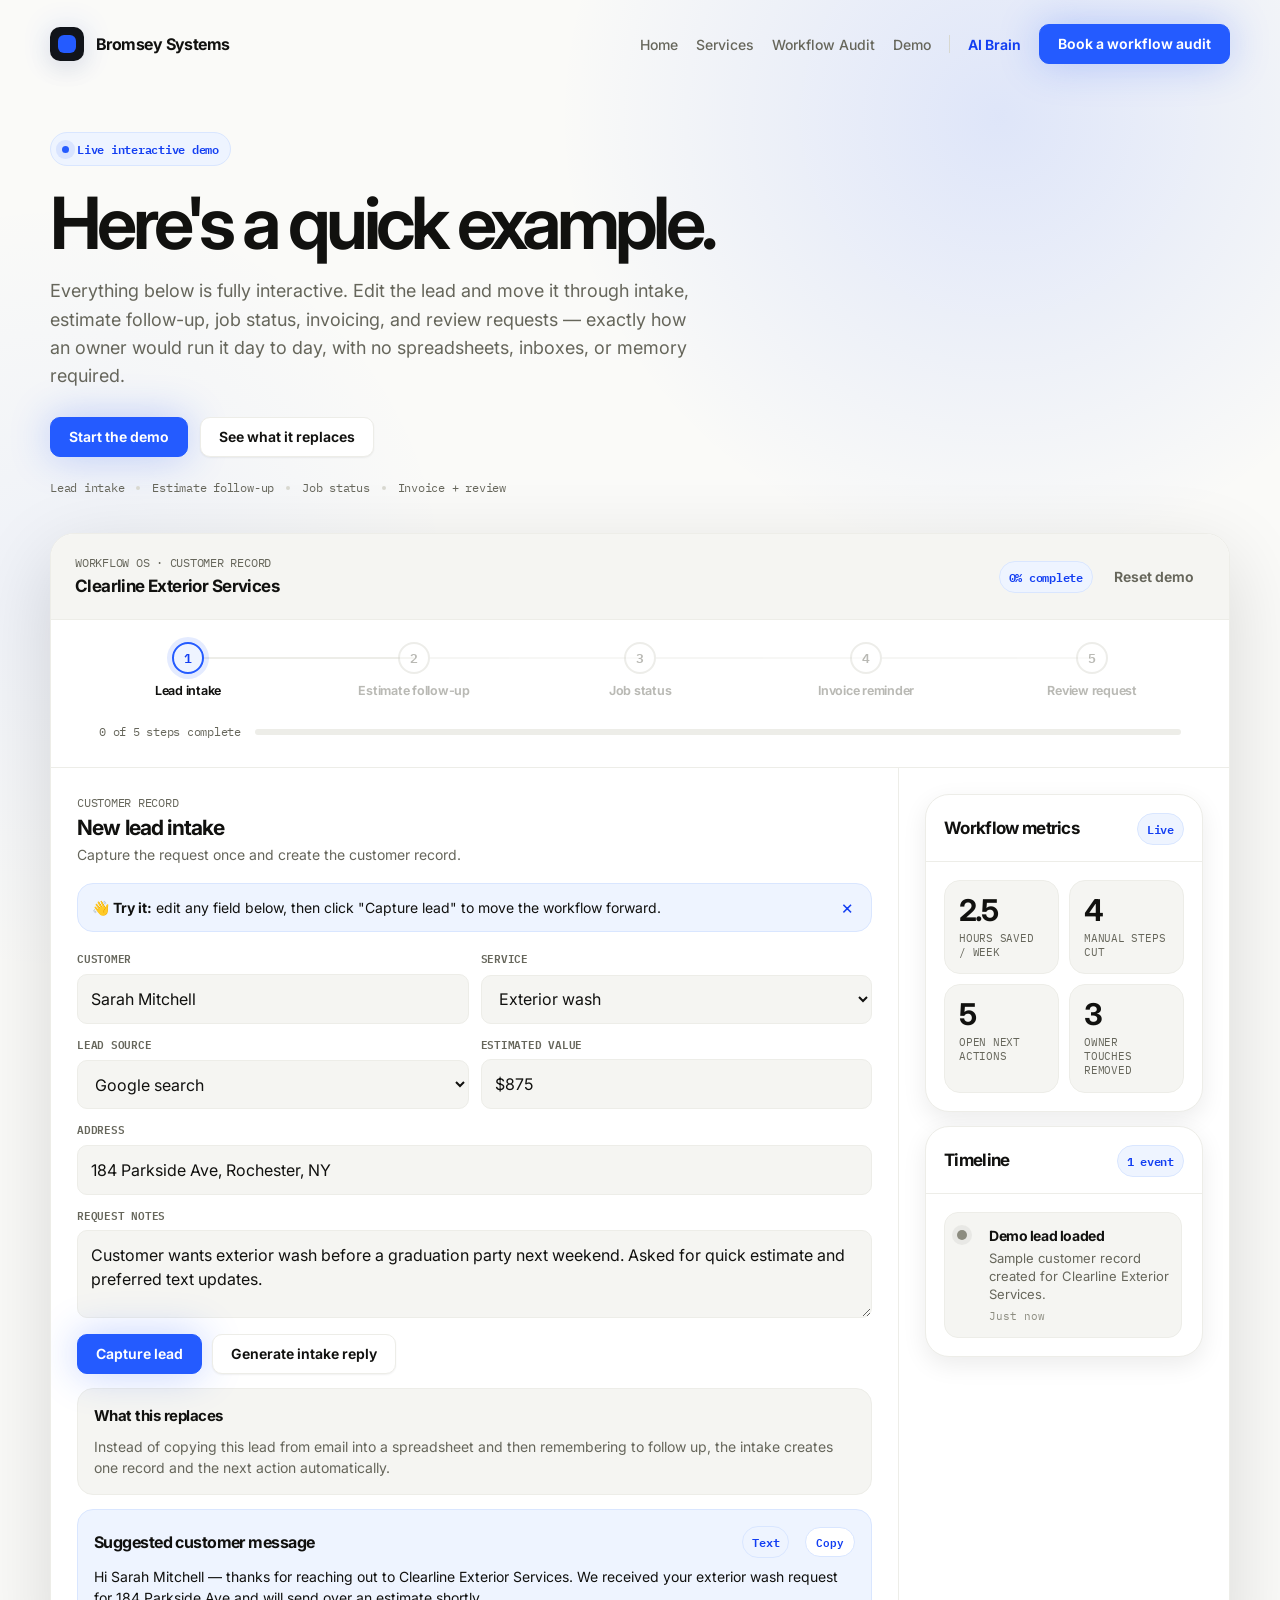
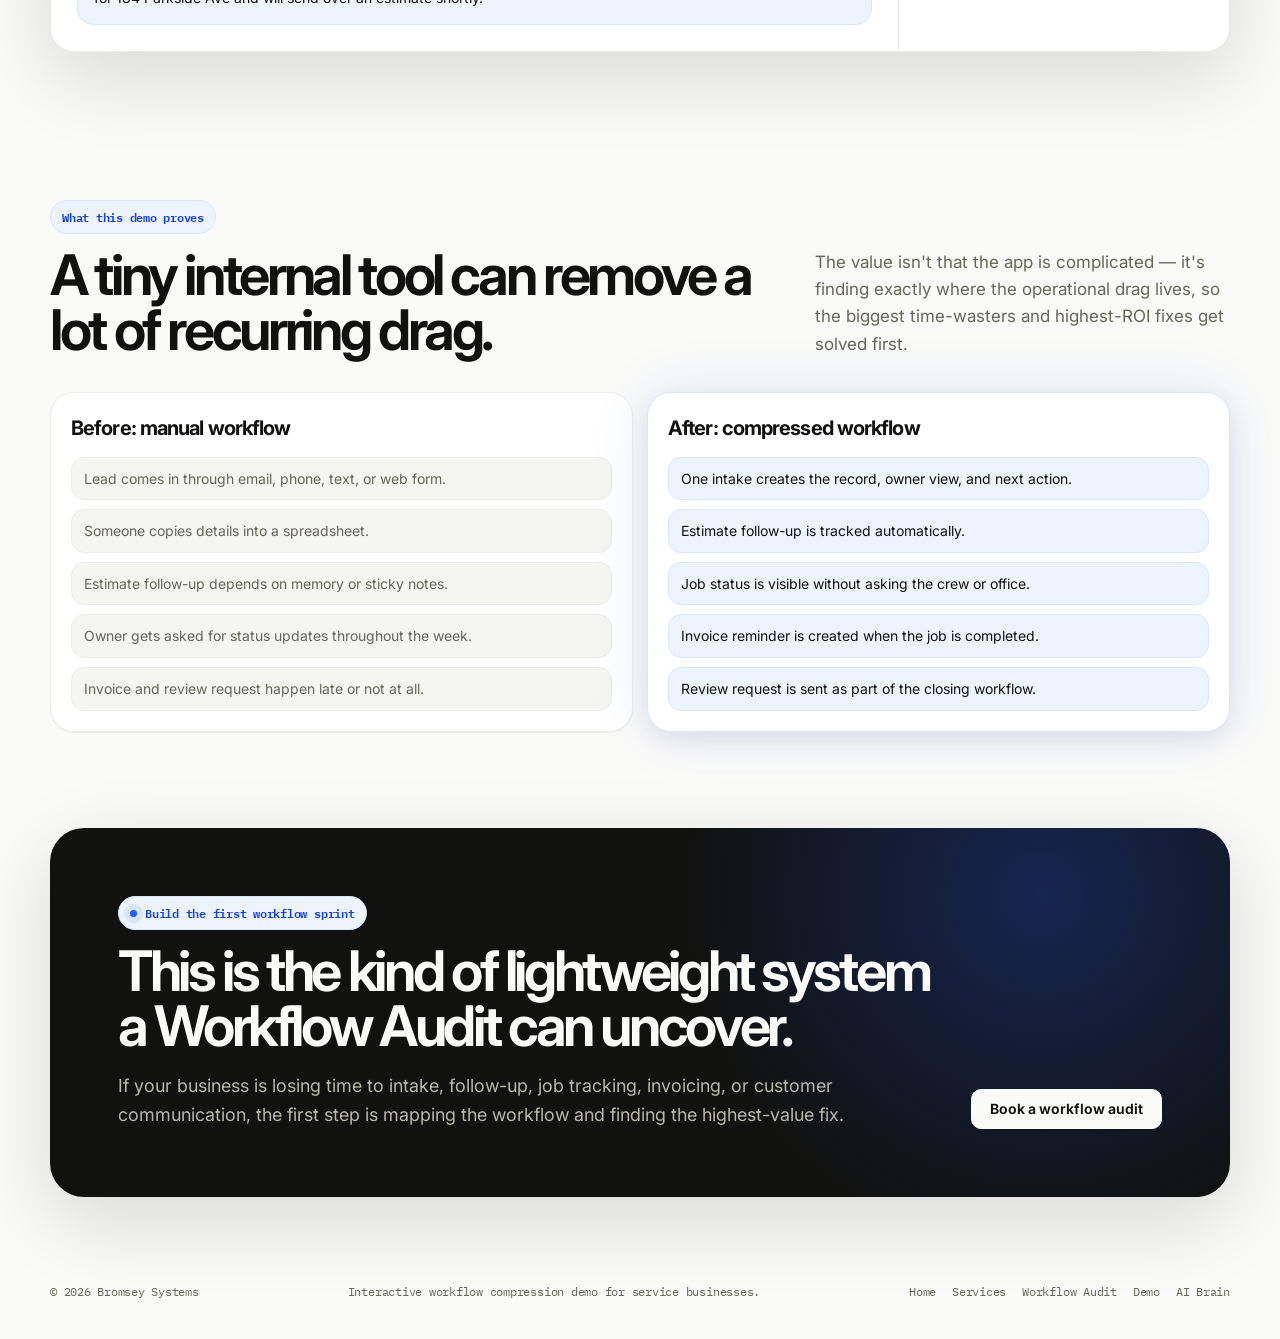
<file: demo.html>
<!DOCTYPE html>
<html lang="en">
<head>
  <meta charset="UTF-8" />
  <meta name="viewport" content="width=device-width, initial-scale=1.0" />
  <link rel="icon" href="/favicon.svg" type="image/svg+xml">
  <link rel="icon" href="/favicon.ico" sizes="any">
  <link rel="apple-touch-icon" href="/apple-touch-icon.png">
  <title>Interactive Workflow Automation Demo | Bromsey Systems</title>
  <meta name="description" content="Try a live demo of an AI-assisted workflow: lead intake, estimate follow-up, job status, invoice reminders, and review requests compressed into one automated system." />
  <link rel="canonical" href="https://bromseysystems.com/demo.html" />
  <meta property="og:type" content="website" />
  <meta property="og:site_name" content="Bromsey Systems" />
  <meta property="og:title" content="Interactive Workflow Automation Demo | Bromsey Systems" />
  <meta property="og:description" content="Try a live demo of an AI-assisted workflow: lead intake, estimate follow-up, job status, invoice reminders, and review requests compressed into one automated system." />
  <meta property="og:url" content="https://bromseysystems.com/demo.html" />
  <meta property="og:image" content="https://bromseysystems.com/assets/og-default.png" />
  <meta name="twitter:card" content="summary_large_image" />
  <meta name="twitter:title" content="Interactive Workflow Automation Demo | Bromsey Systems" />
  <meta name="twitter:description" content="Try a live demo of an AI-assisted workflow: lead intake, estimate follow-up, job status, invoice reminders, and review requests compressed into one automated system." />
  <meta name="twitter:image" content="https://bromseysystems.com/assets/og-default.png" />
  <link rel="preconnect" href="https://fonts.googleapis.com">
  <link rel="preconnect" href="https://fonts.gstatic.com" crossorigin>
  <link href="https://fonts.googleapis.com/css2?family=IBM+Plex+Mono:wght@400;500;600&family=Inter:wght@400;500;600;650;700&display=swap" rel="stylesheet">
  <link rel="stylesheet" href="assets/reveal.css">
  <style>
    :root {
      --background: #FAFAF8;
      --surface: #FFFFFF;
      --surface-2: #F5F5F2;
      --text: #11110F;
      --muted: #66665B;
      --muted-2: #8C8C80;
      --border: #EDEDE8;
      --border-strong: #D8D8D0;
      --brand: #245BFF;
      --brand-hover: #123EF2;
      --brand-soft: #EEF4FF;
      --brand-border: #D9E6FF;
      --brand-dark: #0A1438;
      --success: #17B26A;
      --success-soft: rgba(23, 178, 106, 0.09);
      --success-border: rgba(23, 178, 106, 0.22);
      --warning: #F79009;
      --warning-soft: rgba(247, 144, 9, 0.09);
      --warning-border: rgba(247, 144, 9, 0.22);
      --danger: #F04438;
      --danger-soft: rgba(240, 68, 56, 0.09);
      --danger-border: rgba(240, 68, 56, 0.22);
      --font-sans: "Inter", "Helvetica Neue", Arial, sans-serif;
      --font-mono: "IBM Plex Mono", "SFMono-Regular", Consolas, monospace;
      --radius-sm: 6px;
      --radius-md: 10px;
      --radius-lg: 16px;
      --radius-xl: 24px;
      --radius-full: 999px;
      --shadow-sm: 0 1px 2px rgba(17, 17, 15, 0.06);
      --shadow-md: 0 8px 24px rgba(17, 17, 15, 0.08);
      --shadow-lg: 0 24px 80px rgba(17, 17, 15, 0.14);
      --glow-brand: 0 0 80px rgba(36, 91, 255, 0.35);
    }

    * { box-sizing: border-box; }

    html { scroll-behavior: smooth; }

    body {
      margin: 0;
      font-family: var(--font-sans);
      color: var(--text);
      background:
        radial-gradient(circle at 78% 4%, rgba(36, 91, 255, 0.13), transparent 440px),
        radial-gradient(circle at 5% 20%, rgba(36, 91, 255, 0.055), transparent 390px),
        var(--background);
      line-height: 1.5;
    }

    a { color: inherit; text-decoration: none; }

    button, input, select, textarea {
      font: inherit;
    }

    .container {
      width: min(1180px, calc(100% - 40px));
      margin: 0 auto;
    }

    .nav {
      padding: 24px 0 16px;
      display: flex;
      justify-content: space-between;
      align-items: center;
      flex-wrap: wrap;
      row-gap: 10px;
      gap: 24px;
    }

    .logo {
      display: flex;
      align-items: center;
      gap: 12px;
      font-weight: 700;
      letter-spacing: -0.035em;
      white-space: nowrap;
    }

    .logo-mark {
      width: 34px;
      height: 34px;
      border-radius: 10px;
      background: var(--text);
      position: relative;
      box-shadow: var(--shadow-md);
      flex: 0 0 auto;
    }

    .logo-mark::after {
      content: "";
      position: absolute;
      inset: 8px;
      border-radius: 6px;
      background: var(--brand);
      box-shadow: 0 0 34px rgba(36, 91, 255, 0.45);
    }

    .nav-actions {
      display: flex;
      align-items: center;
      gap: 18px;
      color: var(--muted);
      font-size: 14px;
      font-weight: 500;
    }

    .nav-actions a:hover { color: var(--text); }

    .nav-divider {
      width: 1px;
      height: 18px;
      background: var(--border-strong);
      flex: 0 0 auto;
    }

    .nav-actions a.nav-brain {
      color: var(--brand-hover);
      font-weight: 650;
    }

    .nav-toggle {
      display: none;
      flex-direction: column;
      justify-content: center;
      align-items: center;
      gap: 5px;
      width: 38px;
      height: 38px;
      border-radius: var(--radius-md);
      border: 1px solid var(--border);
      background: var(--surface);
      cursor: pointer;
      padding: 0;
      margin-left: auto;
    }

    .nav-toggle-bar {
      display: block;
      width: 16px;
      height: 2px;
      background: var(--text);
      transition: transform 200ms ease, opacity 200ms ease;
    }

    .nav-toggle.active .nav-toggle-bar:nth-child(1) {
      transform: translateY(7px) rotate(45deg);
    }

    .nav-toggle.active .nav-toggle-bar:nth-child(2) {
      opacity: 0;
    }

    .nav-toggle.active .nav-toggle-bar:nth-child(3) {
      transform: translateY(-7px) rotate(-45deg);
    }

    .button {
      display: inline-flex;
      align-items: center;
      justify-content: center;
      border-radius: var(--radius-md);
      padding: 12px 18px;
      font-weight: 650;
      font-size: 14px;
      line-height: 1;
      transition: transform 180ms ease, background 180ms ease, border-color 180ms ease, box-shadow 180ms ease, opacity 180ms ease;
      white-space: nowrap;
      border: 1px solid transparent;
      cursor: pointer;
    }

    .button:disabled {
      opacity: 0.5;
      cursor: not-allowed;
      transform: none !important;
    }

    .button-primary {
      background: var(--brand);
      color: white;
      border-color: var(--brand);
      box-shadow: 0 0 40px rgba(36, 91, 255, 0.28);
    }

    .button-primary:hover:not(:disabled) {
      background: var(--brand-hover);
      transform: translateY(-1px);
    }

    .button-secondary {
      background: var(--surface);
      border-color: var(--border);
      color: var(--text);
      box-shadow: var(--shadow-sm);
    }

    .button-secondary:hover {
      border-color: var(--border-strong);
      transform: translateY(-1px);
    }

    .button-ghost {
      background: transparent;
      color: var(--muted);
      border-color: transparent;
      padding-left: 10px;
      padding-right: 10px;
    }

    .button-ghost:hover {
      color: var(--text);
      background: var(--surface-2);
    }

    .badge {
      display: inline-flex;
      align-items: center;
      gap: 8px;
      border-radius: var(--radius-full);
      border: 1px solid var(--brand-border);
      background: var(--brand-soft);
      color: var(--brand-hover);
      padding: 7px 11px;
      font-family: var(--font-mono);
      font-size: 12px;
      font-weight: 600;
      letter-spacing: -0.02em;
      width: fit-content;
    }

    .pulse {
      width: 7px;
      height: 7px;
      border-radius: var(--radius-full);
      background: var(--brand);
      box-shadow: 0 0 0 6px rgba(36, 91, 255, 0.10);
      flex: 0 0 auto;
    }

    .demo-intro {
      padding: 52px 0 30px;
      max-width: 760px;
    }

    h1 {
      margin: 22px 0 20px;
      font-size: clamp(44px, 6.2vw, 72px);
      line-height: 0.96;
      letter-spacing: -0.065em;
      font-weight: 650;
      max-width: 720px;
    }

    .hero-copy {
      margin: 0 0 26px;
      max-width: 640px;
      color: var(--muted);
      font-size: 18px;
      line-height: 1.58;
    }

    .hero-actions {
      display: flex;
      gap: 12px;
      flex-wrap: wrap;
      margin-bottom: 22px;
    }

    .trust {
      display: flex;
      flex-wrap: wrap;
      align-items: center;
      gap: 12px;
      color: var(--muted);
      font-family: var(--font-mono);
      font-size: 12px;
      letter-spacing: -0.02em;
    }

    .dot {
      width: 4px;
      height: 4px;
      background: var(--border-strong);
      border-radius: var(--radius-full);
    }

    .section {
      padding: 72px 0;
    }

    .tool-section {
      padding: 6px 0 76px;
    }

    .section-head {
      display: grid;
      grid-template-columns: 0.95fr 0.55fr;
      gap: 48px;
      align-items: end;
      margin-bottom: 34px;
    }

    h2 {
      margin: 14px 0 0;
      font-size: clamp(36px, 5vw, 56px);
      line-height: 0.98;
      letter-spacing: -0.06em;
      font-weight: 650;
    }

    .section-head p {
      margin: 0;
      color: var(--muted);
      font-size: 17px;
      line-height: 1.6;
    }

    .mono {
      font-family: var(--font-mono);
      font-size: 12px;
      color: var(--muted);
      letter-spacing: -0.02em;
      text-transform: uppercase;
    }

    .status-pill {
      display: inline-flex;
      align-items: center;
      border-radius: var(--radius-full);
      border: 1px solid var(--brand-border);
      background: var(--brand-soft);
      color: var(--brand-hover);
      padding: 6px 9px;
      font-family: var(--font-mono);
      font-size: 12px;
      font-weight: 600;
      letter-spacing: -0.02em;
      white-space: nowrap;
    }

    /* ---- Workspace (the tool) ---- */

    .workspace {
      background: var(--surface);
      border: 1px solid var(--border);
      border-radius: var(--radius-xl);
      box-shadow: var(--shadow-lg);
      overflow: hidden;
    }

    .workspace-topbar {
      display: flex;
      align-items: center;
      justify-content: space-between;
      gap: 16px;
      padding: 20px 24px;
      border-bottom: 1px solid var(--border);
      background: var(--surface-2);
    }

    .workspace-topbar strong {
      display: block;
      font-size: 17px;
      letter-spacing: -0.035em;
      margin-top: 2px;
    }

    .workspace-topbar-actions {
      display: flex;
      align-items: center;
      gap: 10px;
    }

    .stepper-bar {
      padding: 22px 24px 6px;
      border-bottom: 1px solid var(--border);
    }

    .stepper {
      display: flex;
      align-items: flex-start;
    }

    .stepper-node {
      flex: 1;
      position: relative;
      display: flex;
      flex-direction: column;
      align-items: center;
      gap: 9px;
      background: transparent;
      border: none;
      padding: 0 6px 20px;
      cursor: pointer;
      color: var(--text);
    }

    .stepper-node:disabled {
      cursor: not-allowed;
    }

    .stepper-node:not(:last-child)::after {
      content: "";
      position: absolute;
      top: 15px;
      left: 50%;
      width: 100%;
      height: 2px;
      background: var(--border);
      z-index: 0;
    }

    .stepper-node.completed:not(:last-child)::after {
      background: var(--success);
    }

    .stepper-circle {
      position: relative;
      z-index: 1;
      width: 32px;
      height: 32px;
      border-radius: var(--radius-full);
      background: var(--surface);
      border: 2px solid var(--border-strong);
      display: grid;
      place-items: center;
      font-family: var(--font-mono);
      font-size: 13px;
      font-weight: 600;
      color: var(--muted);
      transition: 160ms ease;
    }

    .stepper-node.active .stepper-circle {
      border-color: var(--brand);
      background: var(--brand-soft);
      color: var(--brand-hover);
      box-shadow: 0 0 0 5px rgba(36, 91, 255, 0.12);
    }

    .stepper-node.completed .stepper-circle {
      border-color: var(--success);
      background: var(--success);
      color: #fff;
    }

    .stepper-node.due .stepper-circle {
      border-color: var(--warning);
      background: var(--warning-soft);
      color: var(--warning);
    }

    .stepper-node.locked {
      opacity: 0.45;
    }

    .stepper-label {
      font-size: 12.5px;
      font-weight: 650;
      letter-spacing: -0.02em;
      color: var(--muted);
      text-align: center;
      line-height: 1.25;
    }

    .stepper-node.active .stepper-label,
    .stepper-node.completed .stepper-label {
      color: var(--text);
    }

    .stepper-foot {
      display: flex;
      align-items: center;
      gap: 14px;
      padding: 4px 24px 20px;
      font-family: var(--font-mono);
      font-size: 12px;
      color: var(--muted);
      letter-spacing: -0.02em;
    }

    .progress-track {
      flex: 1;
      height: 6px;
      border-radius: var(--radius-full);
      background: var(--border);
      overflow: hidden;
    }

    .progress-fill {
      height: 100%;
      width: 0%;
      background: var(--brand);
      border-radius: var(--radius-full);
      transition: width 240ms ease;
    }

    .workspace-grid {
      display: grid;
      grid-template-columns: minmax(0, 1fr) 330px;
    }

    .workspace-main {
      padding: 26px;
      border-right: 1px solid var(--border);
      min-width: 0;
    }

    .workspace-main-head h3 {
      margin: 4px 0 6px;
      font-size: 21px;
      letter-spacing: -0.04em;
      line-height: 1.1;
    }

    .step-desc {
      margin: 0 0 18px;
      color: var(--muted);
      font-size: 14px;
      line-height: 1.45;
      max-width: 560px;
    }

    .workspace-side {
      padding: 26px;
      display: grid;
      gap: 14px;
      align-content: start;
    }

    .hint-banner {
      display: flex;
      align-items: center;
      justify-content: space-between;
      gap: 12px;
      background: var(--brand-soft);
      border: 1px solid var(--brand-border);
      border-radius: var(--radius-lg);
      padding: 12px 14px;
      margin-bottom: 18px;
      font-size: 14px;
      line-height: 1.4;
      color: var(--text);
    }

    .hint-dismiss {
      background: transparent;
      border: none;
      color: var(--brand-hover);
      font-size: 19px;
      line-height: 1;
      cursor: pointer;
      padding: 2px 4px;
      flex: 0 0 auto;
    }

    /* ---- Celebratory feedback ---- */

    @keyframes stepPop {
      0% { transform: scale(1); }
      45% { transform: scale(1.28); }
      100% { transform: scale(1); }
    }

    .stepper-node.celebrate .stepper-circle {
      animation: stepPop 480ms ease;
    }

    @keyframes metricPulse {
      0% { background: var(--success-soft); border-color: var(--success-border); }
      100% { background: var(--surface-2); border-color: var(--border); }
    }

    .metric-card.metric-pulse {
      animation: metricPulse 900ms ease;
    }

    .send-status {
      font-family: var(--font-mono);
      font-size: 11px;
      font-weight: 600;
      letter-spacing: -0.01em;
      color: var(--muted);
    }

    @keyframes pulseFade {
      0%, 100% { opacity: 0.45; }
      50% { opacity: 1; }
    }

    .send-status.sending {
      color: var(--brand-hover);
      animation: pulseFade 850ms ease-in-out infinite;
    }

    .send-status.sent {
      color: var(--success);
    }

    .toast-stack {
      position: fixed;
      right: 20px;
      bottom: 20px;
      display: flex;
      flex-direction: column;
      gap: 10px;
      z-index: 60;
      max-width: 340px;
    }

    .toast {
      background: var(--surface);
      border: 1px solid var(--success-border);
      box-shadow: var(--shadow-lg);
      border-radius: var(--radius-lg);
      padding: 13px 15px;
      font-size: 13.5px;
      line-height: 1.45;
      color: var(--text);
      opacity: 0;
      transform: translateY(12px);
      transition: opacity 220ms ease, transform 220ms ease;
    }

    .toast.show {
      opacity: 1;
      transform: translateY(0);
    }

    .toast strong {
      display: block;
      color: var(--success);
      font-size: 12.5px;
      letter-spacing: -0.02em;
      margin-bottom: 4px;
    }

    @keyframes completionIn {
      0% { opacity: 0; transform: translateY(8px) scale(0.98); }
      100% { opacity: 1; transform: translateY(0) scale(1); }
    }

    .completion-panel:not(.hidden) {
      animation: completionIn 420ms ease;
    }

    .completion-badge {
      display: inline-flex;
      align-items: center;
      gap: 8px;
      font-family: var(--font-mono);
      font-size: 12px;
      font-weight: 700;
      letter-spacing: -0.02em;
      color: var(--success);
      background: var(--success-soft);
      border: 1px solid var(--success-border);
      border-radius: var(--radius-full);
      padding: 7px 12px;
      margin-bottom: 16px;
    }

    .completion-panel h3 {
      margin: 0 0 10px;
      font-size: 24px;
      letter-spacing: -0.045em;
      line-height: 1.15;
    }

    .completion-panel > p {
      margin: 0 0 22px;
      color: var(--muted);
      font-size: 15px;
      line-height: 1.55;
      max-width: 520px;
    }

    .completion-stats {
      display: grid;
      grid-template-columns: repeat(3, 1fr);
      gap: 10px;
      margin-bottom: 24px;
      max-width: 520px;
    }

    .panel {
      background: var(--surface);
      border: 1px solid var(--border);
      border-radius: var(--radius-xl);
      box-shadow: var(--shadow-md);
      overflow: hidden;
    }

    .panel-header {
      padding: 18px 18px 16px;
      border-bottom: 1px solid var(--border);
      display: flex;
      align-items: center;
      justify-content: space-between;
      gap: 12px;
    }

    .panel-header h3 {
      margin: 0;
      font-size: 17px;
      letter-spacing: -0.04em;
      line-height: 1;
    }

    .panel-body {
      padding: 18px;
    }

    .record-grid {
      display: grid;
      grid-template-columns: 1fr 1fr;
      gap: 12px;
    }

    .field {
      display: grid;
      gap: 7px;
    }

    .field.full {
      grid-column: 1 / -1;
    }

    label {
      font-family: var(--font-mono);
      color: var(--muted);
      font-size: 11px;
      letter-spacing: -0.02em;
      text-transform: uppercase;
      font-weight: 600;
    }

    input, select, textarea {
      width: 100%;
      background: var(--surface-2);
      border: 1px solid var(--border);
      border-radius: var(--radius-md);
      color: var(--text);
      padding: 12px 13px;
      outline: none;
      transition: 160ms ease;
    }

    textarea {
      min-height: 88px;
      resize: vertical;
      line-height: 1.5;
    }

    input:focus, select:focus, textarea:focus {
      border-color: var(--brand);
      box-shadow: 0 0 0 4px rgba(36, 91, 255, 0.10);
      background: #fff;
    }

    .action-row {
      display: flex;
      flex-wrap: wrap;
      gap: 10px;
      margin-top: 16px;
    }

    .context-card {
      margin-top: 14px;
      border: 1px solid var(--border);
      border-radius: var(--radius-lg);
      background: var(--surface-2);
      padding: 16px;
    }

    .context-card h4 {
      margin: 0 0 8px;
      font-size: 15px;
      letter-spacing: -0.035em;
    }

    .context-card p {
      margin: 0;
      color: var(--muted);
      font-size: 14px;
      line-height: 1.5;
    }

    .message-box {
      margin-top: 14px;
      border: 1px solid var(--brand-border);
      border-radius: var(--radius-lg);
      background: var(--brand-soft);
      padding: 16px;
    }

    .message-top {
      display: flex;
      justify-content: space-between;
      gap: 10px;
      align-items: center;
      margin-bottom: 8px;
    }

    .message-title {
      font-weight: 700;
      letter-spacing: -0.035em;
    }

    .message-top-actions {
      display: flex;
      align-items: center;
      gap: 8px;
    }

    .copy-btn {
      background: var(--surface);
      border: 1px solid var(--brand-border);
      color: var(--brand-hover);
      font-family: var(--font-mono);
      font-size: 11px;
      font-weight: 600;
      letter-spacing: -0.01em;
      border-radius: var(--radius-full);
      padding: 6px 10px;
      cursor: pointer;
      transition: 160ms ease;
    }

    .copy-btn:hover {
      background: var(--brand-soft);
    }

    .message-box p {
      margin: 0;
      color: var(--text);
      font-size: 14px;
      line-height: 1.5;
    }

    .metrics-grid {
      display: grid;
      grid-template-columns: 1fr 1fr;
      gap: 10px;
    }

    .metric-card {
      background: var(--surface-2);
      border: 1px solid var(--border);
      border-radius: 16px;
      padding: 14px;
      min-width: 0;
    }

    .metric-card strong {
      display: block;
      font-size: 30px;
      line-height: 1;
      letter-spacing: -0.06em;
      margin-bottom: 7px;
    }

    .metric-card span {
      display: block;
      color: var(--muted);
      font-family: var(--font-mono);
      font-size: 11px;
      letter-spacing: -0.02em;
      line-height: 1.25;
      text-transform: uppercase;
    }

    .timeline {
      display: grid;
      gap: 10px;
      max-height: 430px;
      overflow: auto;
      padding-right: 2px;
    }

    .timeline-item {
      display: grid;
      grid-template-columns: 22px 1fr;
      gap: 10px;
      align-items: start;
      padding: 12px;
      border: 1px solid var(--border);
      background: var(--surface-2);
      border-radius: 14px;
    }

    .timeline-dot {
      width: 10px;
      height: 10px;
      border-radius: var(--radius-full);
      background: var(--brand);
      margin-top: 5px;
      box-shadow: 0 0 0 5px rgba(36, 91, 255, 0.09);
    }

    .timeline-dot-progress {
      background: var(--success);
      box-shadow: 0 0 0 5px rgba(23, 178, 106, 0.10);
    }

    .timeline-dot-system {
      background: var(--muted-2);
      box-shadow: 0 0 0 5px rgba(140, 140, 128, 0.12);
    }

    .timeline-item strong {
      display: block;
      font-size: 14px;
      letter-spacing: -0.03em;
      margin-bottom: 3px;
    }

    .timeline-item span {
      display: block;
      color: var(--muted);
      font-size: 13px;
      line-height: 1.4;
    }

    .timeline-time {
      font-family: var(--font-mono);
      color: var(--muted-2);
      font-size: 11px;
      margin-top: 5px;
    }

    .manual-vs-system {
      display: grid;
      grid-template-columns: 1fr 1fr;
      gap: 14px;
      margin-top: 14px;
    }

    .compare-panel {
      background: var(--surface);
      border: 1px solid var(--border);
      border-radius: var(--radius-xl);
      box-shadow: var(--shadow-sm);
      padding: 20px;
    }

    .compare-panel h3 {
      margin: 0 0 14px;
      font-size: 20px;
      letter-spacing: -0.045em;
    }

    .compare-list {
      display: grid;
      gap: 9px;
      margin: 0;
      padding: 0;
      list-style: none;
    }

    .compare-list li {
      border: 1px solid var(--border);
      background: var(--surface-2);
      border-radius: 13px;
      padding: 11px 12px;
      color: var(--muted);
      font-size: 14px;
      line-height: 1.4;
    }

    .compare-panel.after {
      border-color: var(--brand-border);
      box-shadow: var(--shadow-md), 0 0 60px rgba(36, 91, 255, 0.11);
    }

    .compare-panel.after li {
      background: var(--brand-soft);
      border-color: var(--brand-border);
      color: var(--text);
    }

    .cta {
      margin: 24px auto 86px;
      border-radius: 34px;
      background:
        radial-gradient(circle at 84% 18%, rgba(36, 91, 255, 0.28), transparent 360px),
        #11110F;
      color: #FAFAF8;
      padding: clamp(36px, 6vw, 68px);
      box-shadow: var(--shadow-lg);
      display: grid;
      grid-template-columns: 1fr auto;
      gap: 34px;
      align-items: end;
    }

    .cta h2 {
      color: #FAFAF8;
      max-width: 850px;
    }

    .cta p {
      color: #B8B8AC;
      max-width: 780px;
      margin: 18px 0 0;
      font-size: 18px;
      line-height: 1.6;
    }

    .cta .button-secondary {
      background: #FAFAF8;
      border-color: #FAFAF8;
    }

    footer {
      padding: 0 0 38px;
      display: flex;
      justify-content: space-between;
      gap: 20px;
      flex-wrap: wrap;
      color: var(--muted);
      font-family: var(--font-mono);
      font-size: 12px;
      letter-spacing: -0.02em;
    }

    .footer-links {
      display: flex;
      gap: 16px;
    }

    .footer-links a:hover {
      color: var(--text);
    }

    .hidden {
      display: none !important;
    }

    @media (max-width: 1100px) {
      .section-head,
      .cta {
        grid-template-columns: 1fr;
      }

      .workspace-grid {
        grid-template-columns: 1fr;
      }

      .workspace-main {
        border-right: none;
        border-bottom: 1px solid var(--border);
      }
    }

    @media (max-width: 820px) {
      .container {
        width: min(100% - 28px, 1180px);
      }

      .nav-toggle {
        display: flex;
      }

      .nav-actions {
        flex-basis: 100%;
      }

      .nav-actions.open {
        flex-direction: column;
        align-items: flex-start;
        gap: 14px;
        padding-top: 8px;
      }

      .nav-actions.open a:not(.button) {
        display: block;
      }

      .nav-actions a:not(.button) {
        display: none;
      }

      .nav-divider {
        display: none;
      }

      .nav-actions.open .nav-divider {
        display: block;
        width: 100%;
        height: 1px;
        margin: 2px 0;
      }

      .demo-intro {
        padding-top: 44px;
      }

      h1 {
        font-size: 46px;
      }

      .hero-copy {
        font-size: 17px;
      }

      .manual-vs-system,
      .record-grid {
        grid-template-columns: 1fr;
      }

      .section {
        padding: 56px 0;
      }

      .tool-section {
        padding-bottom: 60px;
      }

      .metrics-grid {
        grid-template-columns: 1fr 1fr;
      }

      .stepper-label {
        font-size: 11px;
      }

      .cta {
        margin-bottom: 56px;
        border-radius: 26px;
      }
    }

    @media (max-width: 540px) {
      .panel-body,
      .panel-header,
      .workspace-main,
      .workspace-side {
        padding-left: 14px;
        padding-right: 14px;
      }

      .workspace-topbar {
        flex-direction: column;
        align-items: flex-start;
        gap: 12px;
      }

      .stepper-bar {
        padding-left: 14px;
        padding-right: 14px;
      }

      .stepper-foot {
        padding-left: 14px;
        padding-right: 14px;
      }

      .metrics-grid {
        grid-template-columns: 1fr;
      }

      .message-top {
        align-items: flex-start;
        flex-direction: column;
      }

      .completion-stats {
        grid-template-columns: 1fr 1fr;
      }

      .toast-stack {
        left: 14px;
        right: 14px;
        max-width: none;
      }
    }
  </style>
</head>
<body>
  <div class="container">
    <nav class="nav">
      <a class="logo" href="index.html">
        <span class="logo-mark" aria-hidden="true"></span>
        <span>Bromsey Systems</span>
      </a>
      <button class="nav-toggle" id="navToggle" type="button" aria-label="Toggle menu" aria-expanded="false" aria-controls="navActions">
        <span class="nav-toggle-bar"></span>
        <span class="nav-toggle-bar"></span>
        <span class="nav-toggle-bar"></span>
      </button>
      <div class="nav-actions" id="navActions">
        <a href="index.html">Home</a>
        <a href="services/">Services</a>
        <a href="workflow-audit.html">Workflow Audit</a>
        <a href="demo.html">Demo</a>
        <span class="nav-divider" aria-hidden="true"></span>
        <a href="ai-brain.html" class="nav-brain">AI Brain</a>
        <a class="button button-primary" href="book-audit.html">Book a workflow audit</a>
      </div>
    </nav>

    <main>
      <section class="demo-intro">
        <span class="badge"><span class="pulse"></span> Live interactive demo</span>
        <h1>Here's a quick example.</h1>
        <p class="hero-copy">
          Everything below is fully interactive. Edit the lead and move it through intake, estimate follow-up, job status, invoicing, and review requests — exactly how an owner would run it day to day, with no spreadsheets, inboxes, or memory required.
        </p>
        <div class="hero-actions">
          <a class="button button-primary" href="#demo">Start the demo</a>
          <a class="button button-secondary" href="#compare">See what it replaces</a>
        </div>
        <div class="trust">
          <span>Lead intake</span>
          <span class="dot"></span>
          <span>Estimate follow-up</span>
          <span class="dot"></span>
          <span>Job status</span>
          <span class="dot"></span>
          <span>Invoice + review</span>
        </div>
      </section>

      <section id="demo" class="tool-section">
        <div class="workspace">
          <div class="workspace-topbar">
            <div>
              <div class="mono">Workflow OS · Customer record</div>
              <strong>Clearline Exterior Services</strong>
            </div>
            <div class="workspace-topbar-actions">
              <span class="status-pill" id="progressPill">0% complete</span>
              <button class="button button-ghost" id="resetButton" type="button">Reset demo</button>
            </div>
          </div>

          <div class="stepper-bar">
            <div class="stepper" role="list" aria-label="Workflow progress">
              <button class="stepper-node" data-stage="lead" role="listitem" type="button">
                <span class="stepper-circle">1</span>
                <span class="stepper-label">Lead intake</span>
              </button>
              <button class="stepper-node" data-stage="estimate" role="listitem" type="button">
                <span class="stepper-circle">2</span>
                <span class="stepper-label">Estimate follow-up</span>
              </button>
              <button class="stepper-node" data-stage="job" role="listitem" type="button">
                <span class="stepper-circle">3</span>
                <span class="stepper-label">Job status</span>
              </button>
              <button class="stepper-node" data-stage="invoice" role="listitem" type="button">
                <span class="stepper-circle">4</span>
                <span class="stepper-label">Invoice reminder</span>
              </button>
              <button class="stepper-node" data-stage="review" role="listitem" type="button">
                <span class="stepper-circle">5</span>
                <span class="stepper-label">Review request</span>
              </button>
            </div>
            <div class="stepper-foot">
              <span id="progressLabel">0 of 5 steps complete</span>
              <span class="progress-track"><span class="progress-fill" id="progressFill"></span></span>
            </div>
          </div>

          <div class="workspace-grid">
            <div class="workspace-main" aria-label="Interactive workflow record">
              <div class="workflow-form" id="workflowForm">
                <div class="workspace-main-head">
                  <div class="mono">Customer record</div>
                  <h3 id="recordTitle">New lead intake</h3>
                  <p class="step-desc" id="stepDesc">Capture the request once and create the customer record.</p>
                </div>

                <div class="hint-banner" id="hintBanner">
                  <span>👋 <strong>Try it:</strong> edit any field below, then click "Capture lead" to move the workflow forward.</span>
                  <button type="button" class="hint-dismiss" id="hintDismiss" aria-label="Dismiss tip">×</button>
                </div>

                <div class="record-grid">
                  <div class="field">
                    <label for="customerName">Customer</label>
                    <input id="customerName" value="Sarah Mitchell" />
                  </div>
                  <div class="field">
                    <label for="serviceType">Service</label>
                    <select id="serviceType">
                      <option>Gutter cleaning</option>
                      <option selected>Exterior wash</option>
                      <option>Drainage repair</option>
                      <option>Window cleaning</option>
                      <option>Roof moss treatment</option>
                    </select>
                  </div>
                  <div class="field">
                    <label for="leadSource">Lead source</label>
                    <select id="leadSource">
                      <option selected>Google search</option>
                      <option>Referral</option>
                      <option>Facebook</option>
                      <option>Repeat customer</option>
                      <option>Yard sign</option>
                    </select>
                  </div>
                  <div class="field">
                    <label for="jobValue">Estimated value</label>
                    <input id="jobValue" value="$875" />
                  </div>
                  <div class="field full">
                    <label for="address">Address</label>
                    <input id="address" value="184 Parkside Ave, Rochester, NY" />
                  </div>
                  <div class="field full">
                    <label for="notes">Request notes</label>
                    <textarea id="notes">Customer wants exterior wash before a graduation party next weekend. Asked for quick estimate and preferred text updates.</textarea>
                  </div>
                </div>

                <div class="action-row" id="actionRow">
                  <button class="button button-primary" type="button" id="primaryAction">Capture lead</button>
                  <button class="button button-secondary" type="button" id="secondaryAction">Generate next message</button>
                </div>

                <div class="context-card">
                  <h4 id="contextTitle">What this replaces</h4>
                  <p id="contextText">Instead of copying this lead from email into a spreadsheet and then remembering to follow up, the intake creates one record and the next action automatically.</p>
                </div>

                <div class="message-box">
                  <div class="message-top">
                    <span class="message-title" id="messageTitle">Suggested customer message</span>
                    <div class="message-top-actions">
                      <span class="status-pill" id="messageChannel">Text</span>
                      <span class="send-status" id="sendStatus"></span>
                      <button type="button" class="copy-btn" id="copyMessageBtn">Copy</button>
                    </div>
                  </div>
                  <p id="messageText">Hi Sarah — thanks for reaching out to Clearline Exterior Services. We received your exterior wash request for 184 Parkside Ave and will send over an estimate shortly.</p>
                </div>
              </div>

              <div class="completion-panel hidden" id="completionPanel">
                <span class="completion-badge">🎉 Workflow complete</span>
                <h3>Every step happened without a spreadsheet, a sticky note, or a reminder.</h3>
                <p>This is what a compressed workflow looks like running for real — on every lead, every day, without the owner chasing any of it.</p>
                <div class="completion-stats">
                  <div class="metric-card">
                    <strong id="finalHours">6.3</strong>
                    <span>hours saved / week</span>
                  </div>
                  <div class="metric-card">
                    <strong id="finalSteps">14</strong>
                    <span>manual steps cut</span>
                  </div>
                  <div class="metric-card">
                    <strong id="finalTouches">8</strong>
                    <span>owner touches removed</span>
                  </div>
                </div>
                <div class="action-row">
                  <a class="button button-primary" href="book-audit.html">Book a workflow audit</a>
                  <button class="button button-secondary" type="button" id="restartDemoBtn">Run the demo again</button>
                </div>
              </div>
            </div>

            <div class="workspace-side">
              <section class="panel">
                <div class="panel-header">
                  <h3>Workflow metrics</h3>
                  <span class="status-pill">Live</span>
                </div>
                <div class="panel-body">
                  <div class="metrics-grid">
                    <div class="metric-card">
                      <strong id="hoursSaved">2.5</strong>
                      <span>hours saved / week</span>
                    </div>
                    <div class="metric-card">
                      <strong id="stepsCut">4</strong>
                      <span>manual steps cut</span>
                    </div>
                    <div class="metric-card">
                      <strong id="openTasks">1</strong>
                      <span>open next actions</span>
                    </div>
                    <div class="metric-card">
                      <strong id="ownerTouches">3</strong>
                      <span>owner touches removed</span>
                    </div>
                  </div>
                </div>
              </section>

              <section class="panel">
                <div class="panel-header">
                  <h3>Timeline</h3>
                  <span class="status-pill" id="timelineCount">1 event</span>
                </div>
                <div class="panel-body">
                  <div class="timeline" id="timeline"></div>
                </div>
              </section>
            </div>
          </div>
        </div>
      </section>

      <section id="compare" class="section">
        <div class="section-head reveal">
          <div>
            <span class="badge">What this demo proves</span>
            <h2>A tiny internal tool can remove a lot of recurring drag.</h2>
          </div>
          <p>
            The value isn't that the app is complicated — it's finding exactly where the operational drag lives, so the biggest time-wasters and highest-ROI fixes get solved first.
          </p>
        </div>

        <div class="manual-vs-system reveal-group">
          <div class="compare-panel reveal-item">
            <h3>Before: manual workflow</h3>
            <ul class="compare-list">
              <li>Lead comes in through email, phone, text, or web form.</li>
              <li>Someone copies details into a spreadsheet.</li>
              <li>Estimate follow-up depends on memory or sticky notes.</li>
              <li>Owner gets asked for status updates throughout the week.</li>
              <li>Invoice and review request happen late or not at all.</li>
            </ul>
          </div>

          <div class="compare-panel after reveal-item">
            <h3>After: compressed workflow</h3>
            <ul class="compare-list">
              <li>One intake creates the record, owner view, and next action.</li>
              <li>Estimate follow-up is tracked automatically.</li>
              <li>Job status is visible without asking the crew or office.</li>
              <li>Invoice reminder is created when the job is completed.</li>
              <li>Review request is sent as part of the closing workflow.</li>
            </ul>
          </div>
        </div>
      </section>

      <section id="cta" class="cta reveal">
        <div>
          <span class="badge"><span class="pulse"></span> Build the first workflow sprint</span>
          <h2>This is the kind of lightweight system a Workflow Audit can uncover.</h2>
          <p>
            If your business is losing time to intake, follow-up, job tracking, invoicing, or customer communication, the first step is mapping the workflow and finding the highest-value fix.
          </p>
        </div>
        <a class="button button-secondary" href="book-audit.html">Book a workflow audit</a>
      </section>
    </main>

    <footer>
      <span>© 2026 Bromsey Systems</span>
      <span>Interactive workflow compression demo for service businesses.</span>
      <span class="footer-links">
        <a href="index.html">Home</a>
        <a href="services/">Services</a>
        <a href="workflow-audit.html">Workflow Audit</a>
        <a href="demo.html">Demo</a>
        <a href="ai-brain.html">AI Brain</a>
      </span>
    </footer>
  </div>

  <div class="toast-stack" id="toastStack" aria-live="polite"></div>

  <script src="assets/reveal.js" defer></script>
  <script>
    const stages = ["lead", "estimate", "job", "invoice", "review"];

    const stageData = {
      lead: {
        label: "Lead",
        title: "New lead intake",
        description: "Capture the request once and create the customer record.",
        primary: "Capture lead",
        secondary: "Generate intake reply",
        contextTitle: "What this replaces",
        contextText: "Instead of copying this lead from email into a spreadsheet and then remembering to follow up, the intake creates one record and the next action automatically.",
        channel: "Text",
        message: () => `Hi ${customer()} — thanks for reaching out to Clearline Exterior Services. We received your ${service().toLowerCase()} request for ${shortAddress()} and will send over an estimate shortly.`,
        eventTitle: "Lead captured",
        eventText: () => `${customer()} was added from ${source()} with a ${value()} estimated opportunity.`,
        payoff: "You didn't have to copy this into a spreadsheet — the record and the next action were created for you."
      },
      estimate: {
        label: "Estimate",
        title: "Estimate follow-up",
        description: "Track quote sent date, follow-up due date, and next action.",
        primary: "Send estimate follow-up",
        secondary: "Generate follow-up message",
        contextTitle: "Compressed next action",
        contextText: "The system knows the estimate was sent and creates the follow-up task automatically, so the office does not need a spreadsheet reminder.",
        channel: "Email",
        message: () => `Hi ${customer()} — just checking in on the ${service().toLowerCase()} estimate for ${shortAddress()}. We can still get you scheduled before your target date if you would like to move forward.`,
        eventTitle: "Estimate follow-up queued",
        eventText: () => `Follow-up reminder created for ${customer()} after estimate delivery.`,
        payoff: "No sticky note, no spreadsheet reminder — the follow-up was scheduled the moment the estimate went out."
      },
      job: {
        label: "Job",
        title: "Job status",
        description: "Move the job from scheduled to in progress to complete.",
        primary: "Mark job complete",
        secondary: "Generate job update",
        contextTitle: "Owner visibility",
        contextText: "The job status is visible without asking the crew, checking texts, or opening a spreadsheet. Everyone can see the next operational state.",
        channel: "Customer update",
        message: () => `Hi ${customer()} — your ${service().toLowerCase()} job at ${shortAddress()} is now marked complete. We appreciate the opportunity to help.`,
        eventTitle: "Job completed",
        eventText: () => `${service()} moved from scheduled to completed. Invoice reminder is now ready.`,
        payoff: "The crew, the office, and the customer can all see this status without a phone call."
      },
      invoice: {
        label: "Invoice",
        title: "Invoice reminder",
        description: "Create the invoice reminder and keep the owner out of the chase.",
        primary: "Send invoice reminder",
        secondary: "Generate invoice note",
        contextTitle: "No more late billing",
        contextText: "When the job is completed, billing becomes the next action automatically. The owner does not have to remember which jobs still need invoices.",
        channel: "Email",
        message: () => `Hi ${customer()} — thanks again for choosing Clearline Exterior Services. Your invoice for ${value()} has been sent. Please let us know if you have any questions.`,
        eventTitle: "Invoice reminder sent",
        eventText: () => `Invoice reminder created for ${value()} and attached to the customer record.`,
        payoff: "Billing became the next action the moment the job closed — nothing to remember."
      },
      review: {
        label: "Review",
        title: "Review request",
        description: "Close the loop with a review request after the work is complete.",
        primary: "Send review request",
        secondary: "Generate review request",
        contextTitle: "Closed-loop customer workflow",
        contextText: "The system turns completed work into reputation growth by triggering a review request at the right time.",
        channel: "Text",
        message: () => `Hi ${customer()} — thanks again for working with Clearline Exterior Services. If you were happy with the ${service().toLowerCase()}, would you mind leaving us a quick Google review? It really helps local customers find us.`,
        eventTitle: "Review request sent",
        eventText: () => `Review request sent to ${customer()} after completion and invoice follow-up.`,
        payoff: "The review request went out on its own, right when it mattered most."
      }
    };

    let activeStage = "lead";
    let completed = new Set();
    let eventLog = [
      {
        title: "Demo lead loaded",
        text: "Sample customer record created for Clearline Exterior Services.",
        time: "Just now",
        kind: "system"
      }
    ];

    const els = {
      customerName: document.getElementById("customerName"),
      serviceType: document.getElementById("serviceType"),
      leadSource: document.getElementById("leadSource"),
      jobValue: document.getElementById("jobValue"),
      address: document.getElementById("address"),
      notes: document.getElementById("notes"),
      recordTitle: document.getElementById("recordTitle"),
      stepDesc: document.getElementById("stepDesc"),
      primaryAction: document.getElementById("primaryAction"),
      secondaryAction: document.getElementById("secondaryAction"),
      contextTitle: document.getElementById("contextTitle"),
      contextText: document.getElementById("contextText"),
      messageTitle: document.getElementById("messageTitle"),
      messageChannel: document.getElementById("messageChannel"),
      messageText: document.getElementById("messageText"),
      copyMessageBtn: document.getElementById("copyMessageBtn"),
      sendStatus: document.getElementById("sendStatus"),
      hoursSaved: document.getElementById("hoursSaved"),
      stepsCut: document.getElementById("stepsCut"),
      openTasks: document.getElementById("openTasks"),
      ownerTouches: document.getElementById("ownerTouches"),
      timeline: document.getElementById("timeline"),
      timelineCount: document.getElementById("timelineCount"),
      resetButton: document.getElementById("resetButton"),
      hintBanner: document.getElementById("hintBanner"),
      hintDismiss: document.getElementById("hintDismiss"),
      progressPill: document.getElementById("progressPill"),
      progressLabel: document.getElementById("progressLabel"),
      progressFill: document.getElementById("progressFill"),
      toastStack: document.getElementById("toastStack"),
      workflowForm: document.getElementById("workflowForm"),
      completionPanel: document.getElementById("completionPanel"),
      finalHours: document.getElementById("finalHours"),
      finalSteps: document.getElementById("finalSteps"),
      finalTouches: document.getElementById("finalTouches"),
      restartDemoBtn: document.getElementById("restartDemoBtn")
    };

    let isBusy = false;

    function customer() {
      return els.customerName.value.trim() || "the customer";
    }

    function service() {
      return els.serviceType.value;
    }

    function source() {
      return els.leadSource.value;
    }

    function value() {
      return els.jobValue.value.trim() || "$0";
    }

    function shortAddress() {
      const address = els.address.value.trim();
      if (!address) return "the property";
      return address.split(",")[0];
    }

    function addEvent(title, text, kind = "info") {
      eventLog.unshift({
        title,
        text,
        kind,
        time: new Date().toLocaleTimeString([], { hour: "numeric", minute: "2-digit" })
      });
      renderTimeline();
    }

    function renderTimeline() {
      els.timeline.innerHTML = eventLog.map(item => `
        <div class="timeline-item">
          <span class="timeline-dot timeline-dot-${escapeHtml(item.kind)}"></span>
          <div>
            <strong>${escapeHtml(item.title)}</strong>
            <span>${escapeHtml(item.text)}</span>
            <div class="timeline-time">${escapeHtml(item.time)}</div>
          </div>
        </div>
      `).join("");

      els.timelineCount.textContent = `${eventLog.length} ${eventLog.length === 1 ? "event" : "events"}`;
    }

    function nextIncompleteStage() {
      return stages.find(stage => !completed.has(stage)) || stages[stages.length - 1];
    }

    function frontierIndex() {
      return stages.indexOf(nextIncompleteStage());
    }

    function renderStepper() {
      const frontier = frontierIndex();

      document.querySelectorAll(".stepper-node").forEach((button, index) => {
        const stage = button.dataset.stage;
        const isCompleted = completed.has(stage);
        const isActive = stage === activeStage;
        const locked = index > frontier;
        const isDue = index === frontier && !isCompleted && !isActive;

        button.classList.toggle("completed", isCompleted);
        button.classList.toggle("active", isActive);
        button.classList.toggle("due", isDue);
        button.classList.toggle("locked", locked);
        button.disabled = locked;
        button.title = locked ? "Complete the previous step first" : "";

        button.querySelector(".stepper-circle").textContent = isCompleted ? "✓" : String(index + 1);
      });

      const percent = Math.round((completed.size / stages.length) * 100);
      els.progressPill.textContent = `${percent}% complete`;
      els.progressLabel.textContent = `${completed.size} of ${stages.length} steps complete`;
      els.progressFill.style.width = `${percent}%`;
    }

    function renderStage() {
      const data = stageData[activeStage];
      const isDone = completed.has(activeStage);
      const isFinalStage = activeStage === stages[stages.length - 1];

      els.recordTitle.textContent = data.title;
      els.stepDesc.textContent = data.description;
      els.secondaryAction.textContent = data.secondary;
      els.contextTitle.textContent = data.contextTitle;
      els.contextText.textContent = data.contextText;
      els.messageTitle.textContent = "Suggested customer message";
      els.messageChannel.textContent = data.channel;
      els.messageText.textContent = data.message();

      if (!isBusy) {
        if (isDone && isFinalStage) {
          els.primaryAction.textContent = "Workflow complete";
          els.primaryAction.disabled = true;
        } else {
          els.primaryAction.disabled = false;
          els.primaryAction.textContent = isDone ? "Continue to next step" : data.primary;
        }
      }

      renderStepper();
      renderMetrics();
    }

    function renderMetrics() {
      const count = completed.size;
      const hours = (2.5 + count * 1.25).toFixed(1);
      const steps = 4 + count * 2;
      const open = Math.max(1, 5 - count);
      const touches = 3 + count;

      els.hoursSaved.textContent = hours;
      els.stepsCut.textContent = steps;
      els.openTasks.textContent = open;
      els.ownerTouches.textContent = touches;
    }

    function showToast(title, body) {
      const toast = document.createElement("div");
      toast.className = "toast";
      toast.innerHTML = `<strong>✓ ${escapeHtml(title)}</strong><span>${escapeHtml(body)}</span>`;
      els.toastStack.appendChild(toast);
      requestAnimationFrame(() => toast.classList.add("show"));
      setTimeout(() => {
        toast.classList.remove("show");
        setTimeout(() => toast.remove(), 240);
      }, 3600);
    }

    function celebrateStep(stage) {
      const node = document.querySelector(`.stepper-node[data-stage="${stage}"]`);
      if (!node) return;
      node.classList.add("celebrate");
      setTimeout(() => node.classList.remove("celebrate"), 520);
    }

    function renderMetricsWithPulse() {
      renderMetrics();
      document.querySelectorAll(".workspace-side .metric-card").forEach(card => {
        card.classList.remove("metric-pulse");
        void card.offsetWidth;
        card.classList.add("metric-pulse");
      });
    }

    function showCompletion() {
      els.finalHours.textContent = els.hoursSaved.textContent;
      els.finalSteps.textContent = els.stepsCut.textContent;
      els.finalTouches.textContent = els.ownerTouches.textContent;
      els.workflowForm.classList.add("hidden");
      els.completionPanel.classList.remove("hidden");
    }

    function advanceStage() {
      const currentIndex = stages.indexOf(activeStage);
      if (currentIndex < stages.length - 1) {
        activeStage = stages[currentIndex + 1];
      }
      els.sendStatus.textContent = "";
      els.sendStatus.className = "send-status";
      renderStage();

      if (completed.size === stages.length && activeStage === stages[stages.length - 1]) {
        showCompletion();
      }
    }

    function completeActiveStage() {
      if (isBusy) return;
      const stage = activeStage;
      const data = stageData[stage];

      if (completed.has(stage)) {
        advanceStage();
        return;
      }

      isBusy = true;
      els.primaryAction.disabled = true;
      els.primaryAction.textContent = "Sending…";
      els.sendStatus.textContent = "Sending…";
      els.sendStatus.className = "send-status sending";

      setTimeout(() => {
        completed.add(stage);
        addEvent(data.eventTitle, data.eventText(), "progress");
        els.hintBanner.classList.add("hidden");

        els.primaryAction.textContent = "Sent ✓";
        els.sendStatus.textContent = "Sent ✓";
        els.sendStatus.className = "send-status sent";

        showToast(data.eventTitle, data.payoff);
        celebrateStep(stage);
        renderStepper();
        renderMetricsWithPulse();

        setTimeout(() => {
          isBusy = false;
          advanceStage();
        }, 900);
      }, 550);
    }

    function generateMessage() {
      const data = stageData[activeStage];
      els.messageText.textContent = data.message();
      addEvent("Message generated", `${data.channel} drafted for ${customer()} at the ${data.label.toLowerCase()} stage.`, "info");
    }

    async function copyMessage() {
      const originalLabel = "Copy";
      try {
        await navigator.clipboard.writeText(els.messageText.textContent);
        els.copyMessageBtn.textContent = "Copied!";
      } catch (err) {
        els.copyMessageBtn.textContent = "Copy failed";
      }
      setTimeout(() => {
        els.copyMessageBtn.textContent = originalLabel;
      }, 1400);
    }

    function resetDemo() {
      isBusy = false;
      activeStage = "lead";
      completed = new Set();
      eventLog = [
        {
          title: "Demo lead loaded",
          text: "Sample customer record created for Clearline Exterior Services.",
          time: "Just now",
          kind: "system"
        }
      ];

      els.customerName.value = "Sarah Mitchell";
      els.serviceType.value = "Exterior wash";
      els.leadSource.value = "Google search";
      els.jobValue.value = "$875";
      els.address.value = "184 Parkside Ave, Rochester, NY";
      els.notes.value = "Customer wants exterior wash before a graduation party next weekend. Asked for quick estimate and preferred text updates.";

      els.hintBanner.classList.remove("hidden");
      els.sendStatus.textContent = "";
      els.sendStatus.className = "send-status";
      els.workflowForm.classList.remove("hidden");
      els.completionPanel.classList.add("hidden");

      renderTimeline();
      renderStage();
    }

    function escapeHtml(value) {
      return String(value)
        .replaceAll("&", "&amp;")
        .replaceAll("<", "&lt;")
        .replaceAll(">", "&gt;")
        .replaceAll('"', "&quot;")
        .replaceAll("'", "&#039;");
    }

    document.querySelectorAll(".stepper-node").forEach(button => {
      button.addEventListener("click", () => {
        if (isBusy) return;
        activeStage = button.dataset.stage;
        renderStage();
      });
    });

    els.primaryAction.addEventListener("click", completeActiveStage);
    els.secondaryAction.addEventListener("click", generateMessage);
    els.copyMessageBtn.addEventListener("click", copyMessage);
    els.resetButton.addEventListener("click", resetDemo);
    els.restartDemoBtn.addEventListener("click", resetDemo);
    els.hintDismiss.addEventListener("click", () => els.hintBanner.classList.add("hidden"));

    const navToggle = document.getElementById("navToggle");
    const navActions = document.getElementById("navActions");

    navToggle.addEventListener("click", () => {
      const isOpen = navActions.classList.toggle("open");
      navToggle.classList.toggle("active", isOpen);
      navToggle.setAttribute("aria-expanded", String(isOpen));
    });

    navActions.querySelectorAll("a").forEach(link => {
      link.addEventListener("click", () => {
        navActions.classList.remove("open");
        navToggle.classList.remove("active");
        navToggle.setAttribute("aria-expanded", "false");
      });
    });

    [els.customerName, els.serviceType, els.leadSource, els.jobValue, els.address, els.notes].forEach(input => {
      input.addEventListener("input", renderStage);
      input.addEventListener("change", renderStage);
    });

    renderTimeline();
    renderStage();
  </script>
</body>
</html>
</file>
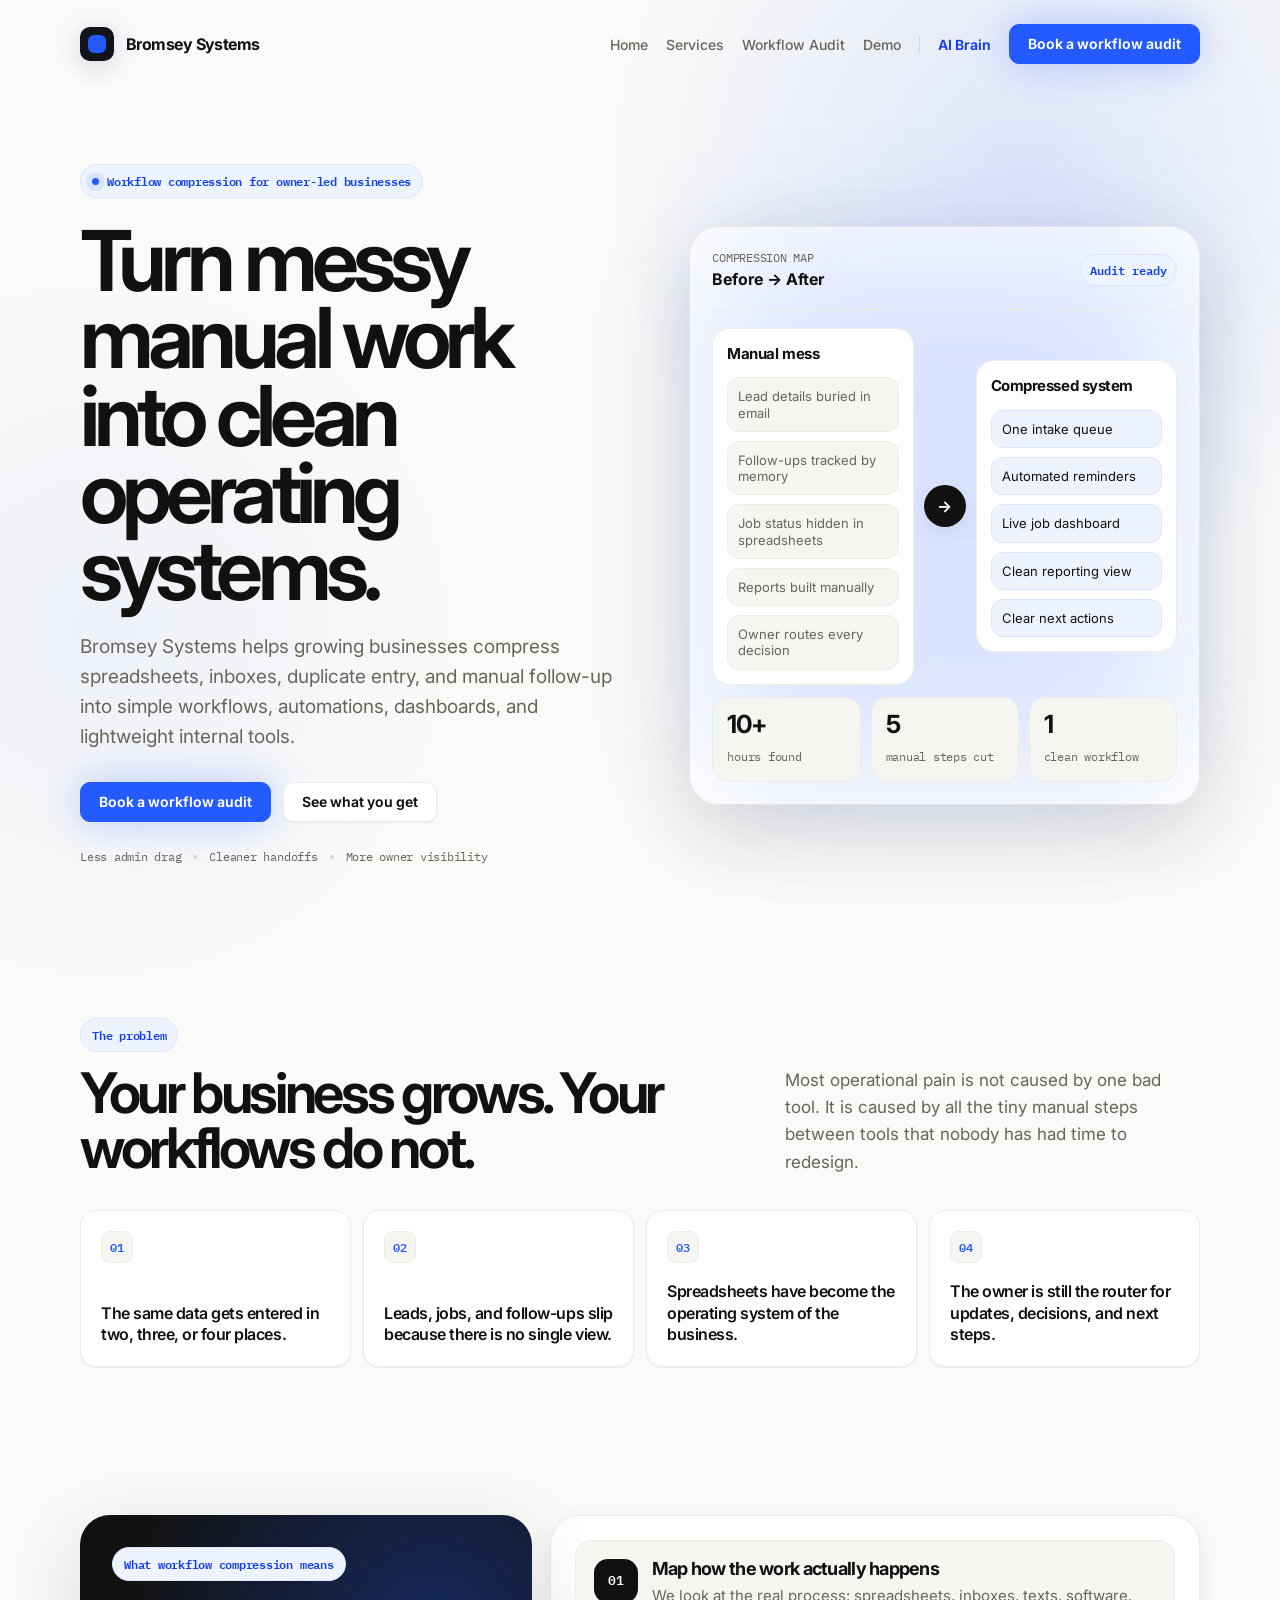
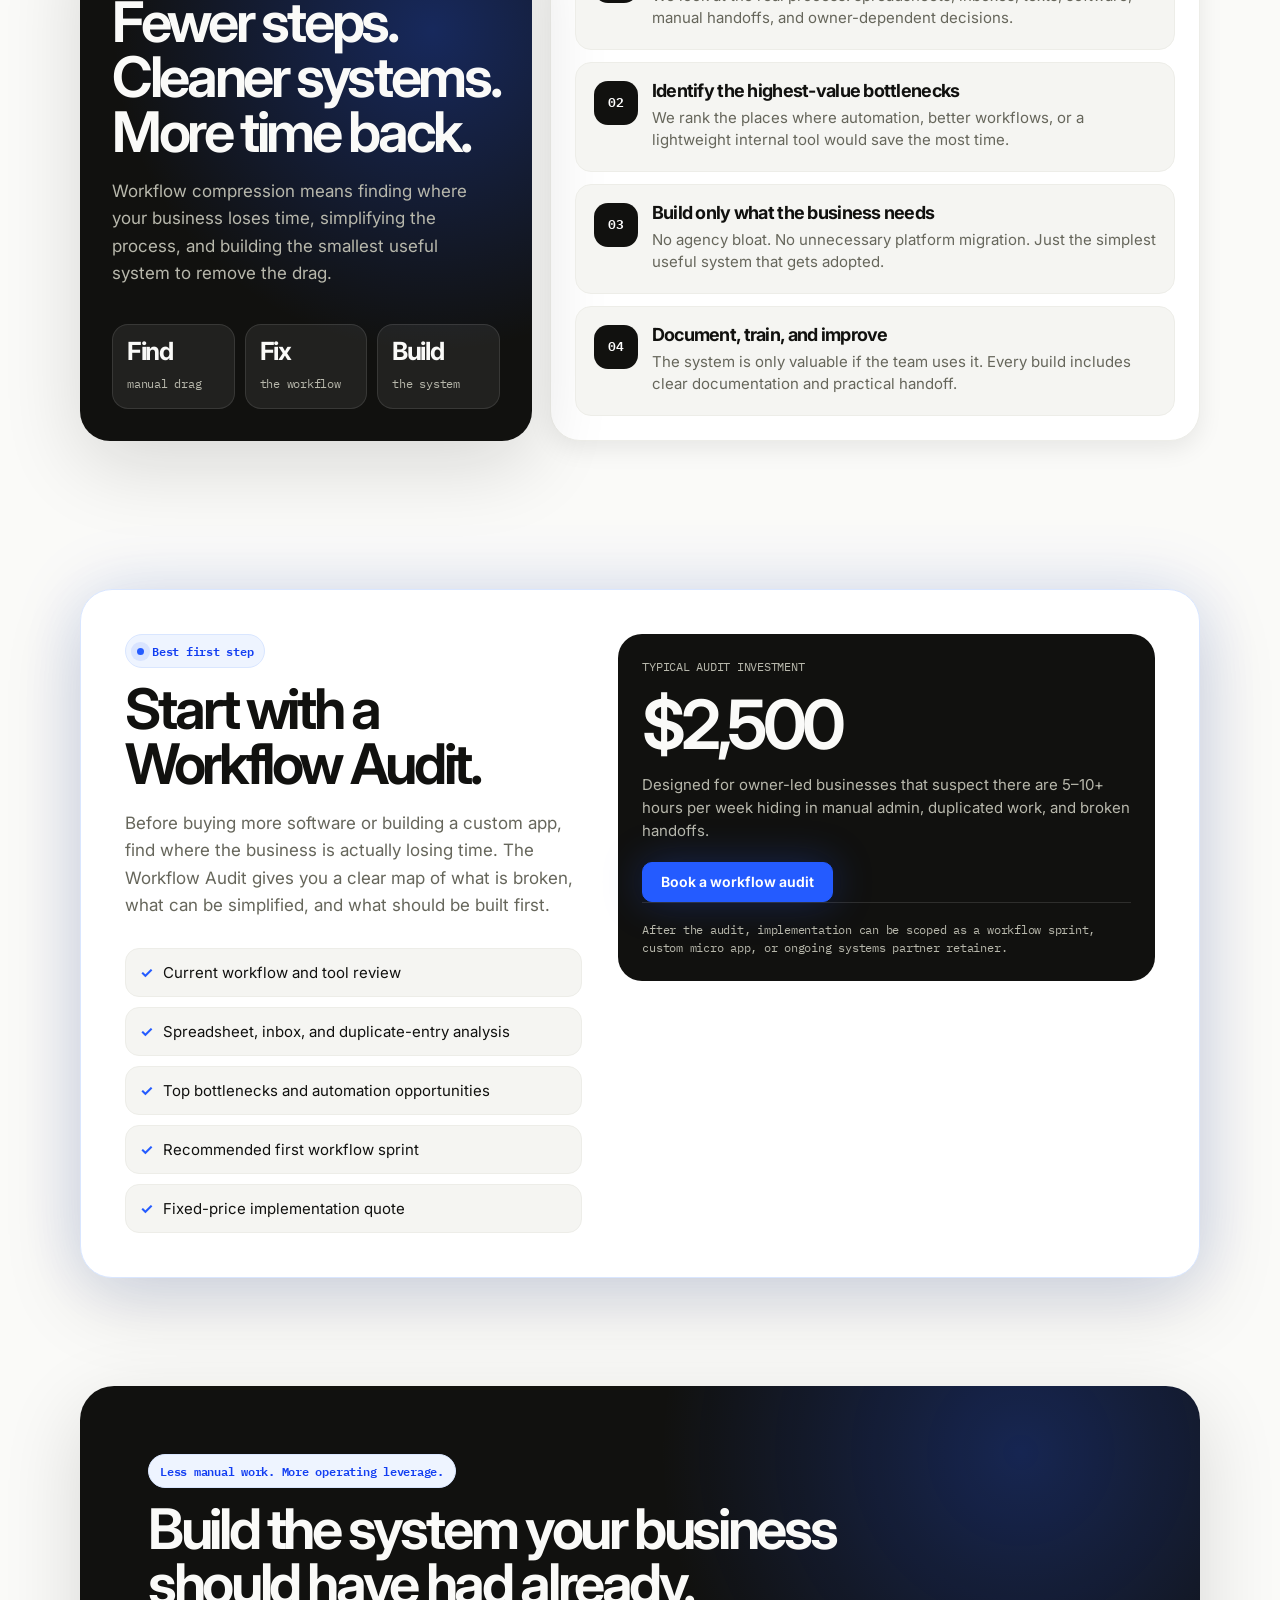
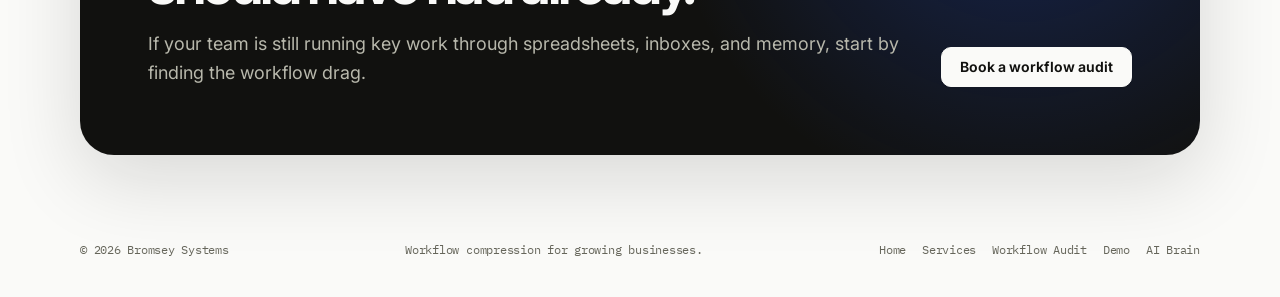
<file: workflow-audit.html>
<!DOCTYPE html>
<html lang="en">
<head>
  <meta charset="UTF-8" />
  <meta name="viewport" content="width=device-width, initial-scale=1.0" />
  <link rel="icon" href="/favicon.svg" type="image/svg+xml">
  <link rel="icon" href="/favicon.ico" sizes="any">
  <link rel="apple-touch-icon" href="/apple-touch-icon.png">
  <title>Workflow Audit Services for Small Business | Bromsey Systems</title>
  <meta name="description" content="Find where your business is losing time. Bromsey Systems' workflow audit reviews your tools, spreadsheets, and manual processes, then delivers a fixed-price automation roadmap." />
  <link rel="canonical" href="https://bromseysystems.com/workflow-audit.html" />
  <meta property="og:type" content="website" />
  <meta property="og:site_name" content="Bromsey Systems" />
  <meta property="og:title" content="Workflow Audit Services for Small Business | Bromsey Systems" />
  <meta property="og:description" content="Find where your business is losing time. A workflow audit reviews your tools, spreadsheets, and manual processes, then delivers a fixed-price automation roadmap." />
  <meta property="og:url" content="https://bromseysystems.com/workflow-audit.html" />
  <meta property="og:image" content="https://bromseysystems.com/assets/og-default.png" />
  <meta name="twitter:card" content="summary_large_image" />
  <meta name="twitter:title" content="Workflow Audit Services for Small Business | Bromsey Systems" />
  <meta name="twitter:description" content="Find where your business is losing time. A workflow audit reviews your tools, spreadsheets, and manual processes, then delivers a fixed-price automation roadmap." />
  <meta name="twitter:image" content="https://bromseysystems.com/assets/og-default.png" />
  <link rel="preconnect" href="https://fonts.googleapis.com">
  <link rel="preconnect" href="https://fonts.gstatic.com" crossorigin>
  <link href="https://fonts.googleapis.com/css2?family=IBM+Plex+Mono:wght@400;500;600&family=Inter:wght@400;500;600;650;700&display=swap" rel="stylesheet">
  <link rel="stylesheet" href="assets/reveal.css">
  <style>
    :root {
      --background: #FAFAF8;
      --surface: #FFFFFF;
      --surface-2: #F5F5F2;
      --text: #11110F;
      --muted: #66665B;
      --muted-2: #8C8C80;
      --border: #EDEDE8;
      --border-strong: #D8D8D0;
      --brand: #245BFF;
      --brand-hover: #123EF2;
      --brand-soft: #EEF4FF;
      --brand-border: #D9E6FF;
      --dark: #080807;
      --success: #17B26A;
      --font-sans: "Inter", "Helvetica Neue", Arial, sans-serif;
      --font-mono: "IBM Plex Mono", "SFMono-Regular", Consolas, monospace;
      --radius-md: 10px;
      --radius-lg: 16px;
      --radius-xl: 24px;
      --radius-full: 999px;
      --shadow-sm: 0 1px 2px rgba(17, 17, 15, 0.06);
      --shadow-md: 0 8px 24px rgba(17, 17, 15, 0.08);
      --shadow-lg: 0 24px 80px rgba(17, 17, 15, 0.14);
    }

    * { box-sizing: border-box; }

    html { scroll-behavior: smooth; }

    body {
      margin: 0;
      font-family: var(--font-sans);
      color: var(--text);
      background:
        radial-gradient(circle at 80% 5%, rgba(36, 91, 255, 0.13), transparent 420px),
        radial-gradient(circle at 8% 18%, rgba(36, 91, 255, 0.06), transparent 360px),
        var(--background);
      line-height: 1.5;
    }

    a { color: inherit; text-decoration: none; }

    .container {
      width: min(1120px, calc(100% - 40px));
      margin: 0 auto;
    }

    .nav {
      padding: 24px 0 16px;
      display: flex;
      justify-content: space-between;
      align-items: center;
      flex-wrap: wrap;
      row-gap: 10px;
      gap: 24px;
    }

    .logo {
      display: flex;
      align-items: center;
      gap: 12px;
      font-weight: 700;
      letter-spacing: -0.035em;
      white-space: nowrap;
    }

    .logo-mark {
      width: 34px;
      height: 34px;
      border-radius: 10px;
      background: var(--text);
      position: relative;
      box-shadow: var(--shadow-md);
    }

    .logo-mark::after {
      content: "";
      position: absolute;
      inset: 8px;
      border-radius: 6px;
      background: var(--brand);
      box-shadow: 0 0 34px rgba(36, 91, 255, 0.45);
    }

    .nav-actions {
      display: flex;
      align-items: center;
      gap: 18px;
      color: var(--muted);
      font-size: 14px;
      font-weight: 500;
    }

    .nav-actions a:hover { color: var(--text); }

    .nav-divider {
      width: 1px;
      height: 18px;
      background: var(--border-strong);
      flex: 0 0 auto;
    }

    .nav-actions a.nav-brain {
      color: var(--brand-hover);
      font-weight: 650;
    }

    .nav-toggle {
      display: none;
      flex-direction: column;
      justify-content: center;
      align-items: center;
      gap: 5px;
      width: 38px;
      height: 38px;
      border-radius: var(--radius-md);
      border: 1px solid var(--border);
      background: var(--surface);
      cursor: pointer;
      padding: 0;
      margin-left: auto;
    }

    .nav-toggle-bar {
      display: block;
      width: 16px;
      height: 2px;
      background: var(--text);
      transition: transform 200ms ease, opacity 200ms ease;
    }

    .nav-toggle.active .nav-toggle-bar:nth-child(1) {
      transform: translateY(7px) rotate(45deg);
    }

    .nav-toggle.active .nav-toggle-bar:nth-child(2) {
      opacity: 0;
    }

    .nav-toggle.active .nav-toggle-bar:nth-child(3) {
      transform: translateY(-7px) rotate(-45deg);
    }

    .button {
      display: inline-flex;
      align-items: center;
      justify-content: center;
      border-radius: var(--radius-md);
      padding: 12px 18px;
      font-weight: 650;
      font-size: 14px;
      line-height: 1;
      transition: 180ms ease;
      white-space: nowrap;
    }

    .button-primary {
      background: var(--brand);
      color: white;
      border: 1px solid var(--brand);
      box-shadow: 0 0 40px rgba(36, 91, 255, 0.28);
    }

    .button-primary:hover {
      background: var(--brand-hover);
      transform: translateY(-1px);
    }

    .button-secondary {
      background: var(--surface);
      border: 1px solid var(--border);
      color: var(--text);
      box-shadow: var(--shadow-sm);
    }

    .button-secondary:hover {
      border-color: var(--border-strong);
      transform: translateY(-1px);
    }

    .badge {
      display: inline-flex;
      align-items: center;
      gap: 8px;
      border-radius: var(--radius-full);
      border: 1px solid var(--brand-border);
      background: var(--brand-soft);
      color: var(--brand-hover);
      padding: 7px 11px;
      font-family: var(--font-mono);
      font-size: 12px;
      font-weight: 600;
      letter-spacing: -0.02em;
    }

    .pulse {
      width: 7px;
      height: 7px;
      border-radius: var(--radius-full);
      background: var(--brand);
      box-shadow: 0 0 0 6px rgba(36, 91, 255, 0.10);
    }

    .hero {
      padding: 84px 0 78px;
      display: grid;
      grid-template-columns: minmax(0, 1.04fr) minmax(400px, 0.96fr);
      gap: 56px;
      align-items: center;
    }

    h1 {
      margin: 24px 0 24px;
      font-size: clamp(50px, 7vw, 84px);
      line-height: 0.92;
      letter-spacing: -0.07em;
      font-weight: 650;
      max-width: 780px;
    }

    .hero p {
      margin: 0 0 30px;
      max-width: 650px;
      color: var(--muted);
      font-size: 19px;
      line-height: 1.58;
    }

    .hero-actions {
      display: flex;
      gap: 12px;
      flex-wrap: wrap;
      margin-bottom: 26px;
    }

    .trust {
      display: flex;
      flex-wrap: wrap;
      align-items: center;
      gap: 12px;
      color: var(--muted);
      font-family: var(--font-mono);
      font-size: 12px;
      letter-spacing: -0.02em;
    }

    .dot {
      width: 4px;
      height: 4px;
      background: var(--border-strong);
      border-radius: var(--radius-full);
    }

    .compression-card {
      position: relative;
      border-radius: 30px;
      background: rgba(255,255,255,0.86);
      border: 1px solid var(--border);
      box-shadow: var(--shadow-lg);
      padding: 22px;
      backdrop-filter: blur(16px);
    }

    .compression-card::before {
      content: "";
      position: absolute;
      inset: 26px;
      background: var(--brand);
      opacity: 0.16;
      filter: blur(70px);
      z-index: -1;
    }

    .visual-top {
      display: flex;
      justify-content: space-between;
      gap: 16px;
      align-items: center;
      padding-bottom: 18px;
      margin-bottom: 18px;
      border-bottom: 1px solid var(--border);
    }

    .mono {
      font-family: var(--font-mono);
      font-size: 12px;
      color: var(--muted);
      letter-spacing: -0.02em;
      text-transform: uppercase;
    }

    .status {
      font-family: var(--font-mono);
      font-size: 12px;
      font-weight: 600;
      color: var(--brand-hover);
      border-radius: var(--radius-full);
      border: 1px solid var(--brand-border);
      background: var(--brand-soft);
      padding: 6px 9px;
    }

    .before-after {
      display: grid;
      grid-template-columns: 1fr 42px 1fr;
      gap: 10px;
      align-items: center;
    }

    .mini-panel {
      border: 1px solid var(--border);
      border-radius: 18px;
      background: var(--surface);
      padding: 14px;
      min-height: 288px;
    }

    .mini-panel h3 {
      margin: 0 0 12px;
      font-size: 15px;
      letter-spacing: -0.03em;
    }

    .mess-list,
    .clean-list {
      display: grid;
      gap: 9px;
    }

    .mess-item,
    .clean-item {
      border-radius: 12px;
      padding: 10px;
      font-size: 13px;
      line-height: 1.25;
      border: 1px solid var(--border);
    }

    .mess-item {
      background: var(--surface-2);
      color: var(--muted);
    }

    .clean-item {
      background: var(--brand-soft);
      border-color: var(--brand-border);
      color: var(--text);
    }

    .arrow {
      width: 42px;
      height: 42px;
      display: grid;
      place-items: center;
      border-radius: var(--radius-full);
      background: var(--text);
      color: #fff;
      box-shadow: var(--shadow-md);
      font-weight: 700;
    }

    .visual-metrics {
      display: grid;
      grid-template-columns: repeat(3, 1fr);
      gap: 10px;
      margin-top: 12px;
    }

    .metric {
      background: var(--surface-2);
      border: 1px solid var(--border);
      border-radius: 16px;
      padding: 14px;
    }

    .metric strong {
      display: block;
      font-size: 25px;
      line-height: 1;
      letter-spacing: -0.055em;
      margin-bottom: 6px;
    }

    .metric span {
      color: var(--muted);
      font-family: var(--font-mono);
      font-size: 12px;
      letter-spacing: -0.02em;
    }

    section {
      padding: 74px 0;
    }

    .section-head {
      display: grid;
      grid-template-columns: 0.92fr 0.58fr;
      gap: 48px;
      align-items: end;
      margin-bottom: 34px;
    }

    h2 {
      margin: 14px 0 0;
      font-size: clamp(36px, 5vw, 56px);
      line-height: 0.98;
      letter-spacing: -0.06em;
      font-weight: 650;
    }

    .section-head p {
      margin: 0;
      color: var(--muted);
      font-size: 17px;
      line-height: 1.6;
    }

    .pain-grid {
      display: grid;
      grid-template-columns: repeat(4, 1fr);
      gap: 12px;
    }

    .pain-card {
      background: var(--surface);
      border: 1px solid var(--border);
      border-radius: var(--radius-lg);
      box-shadow: var(--shadow-sm);
      padding: 20px;
      min-height: 156px;
      display: flex;
      flex-direction: column;
      justify-content: space-between;
      gap: 18px;
    }

    .icon {
      width: 32px;
      height: 32px;
      display: grid;
      place-items: center;
      border-radius: 9px;
      border: 1px solid var(--border);
      background: var(--surface-2);
      color: var(--brand);
      font-family: var(--font-mono);
      font-size: 12px;
      font-weight: 600;
    }

    .pain-card p {
      margin: 0;
      font-size: 16px;
      line-height: 1.35;
      font-weight: 600;
      letter-spacing: -0.03em;
    }

    .how {
      display: grid;
      grid-template-columns: 0.82fr 1.18fr;
      gap: 18px;
      align-items: stretch;
    }

    .dark-panel {
      background:
        radial-gradient(circle at 78% 22%, rgba(36, 91, 255, 0.32), transparent 320px),
        #11110F;
      color: #FAFAF8;
      border-radius: 30px;
      box-shadow: var(--shadow-lg);
      padding: 32px;
      min-height: 430px;
      display: flex;
      flex-direction: column;
    }

    .dark-panel .badge {
      width: fit-content;
    }

    .dark-panel h2 {
      color: #FAFAF8;
    }

    .dark-panel p {
      color: #B8B8AC;
      margin: 18px 0 0;
      font-size: 17px;
      line-height: 1.62;
    }

    .dark-metrics {
      margin-top: auto;
      padding-top: 36px;
      display: grid;
      grid-template-columns: repeat(3, minmax(0, 1fr));
      gap: 10px;
    }

    .dark-metrics .metric {
      background: rgba(250,250,248,0.07);
      border-color: rgba(250,250,248,0.10);
      min-width: 0;
    }

    .dark-metrics .metric span {
      color: #B8B8AC;
    }

    .steps {
      background: var(--surface);
      border: 1px solid var(--border);
      border-radius: 30px;
      box-shadow: var(--shadow-md);
      padding: 24px;
      display: grid;
      gap: 12px;
    }

    .step {
      display: grid;
      grid-template-columns: 44px 1fr;
      gap: 14px;
      padding: 18px;
      border: 1px solid var(--border);
      border-radius: var(--radius-lg);
      background: var(--surface-2);
    }

    .step-number {
      width: 44px;
      height: 44px;
      border-radius: 14px;
      background: var(--text);
      color: #fff;
      display: grid;
      place-items: center;
      font-family: var(--font-mono);
      font-size: 13px;
      font-weight: 600;
    }

    .step h3 {
      margin: 0 0 6px;
      font-size: 18px;
      line-height: 1.1;
      letter-spacing: -0.04em;
    }

    .step p {
      margin: 0;
      color: var(--muted);
      font-size: 15px;
      line-height: 1.5;
    }

    .offer-card {
      background: var(--surface);
      border: 1px solid var(--brand-border);
      border-radius: 32px;
      box-shadow: var(--shadow-lg), 0 0 70px rgba(36, 91, 255, 0.13);
      padding: clamp(26px, 5vw, 44px);
      display: grid;
      grid-template-columns: 0.92fr 1.08fr;
      gap: 36px;
      align-items: start;
    }

    .offer-card h2 {
      max-width: 560px;
    }

    .offer-copy {
      color: var(--muted);
      font-size: 17px;
      line-height: 1.62;
      margin: 18px 0 28px;
    }

    .deliverables {
      display: grid;
      gap: 10px;
    }

    .deliverable {
      display: flex;
      gap: 10px;
      align-items: flex-start;
      padding: 13px 14px;
      border: 1px solid var(--border);
      border-radius: 14px;
      background: var(--surface-2);
      color: var(--text);
      font-size: 15px;
      line-height: 1.4;
    }

    .check {
      color: var(--brand);
      font-weight: 700;
      flex: 0 0 auto;
    }

    .price-box {
      background: var(--text);
      color: #FAFAF8;
      border-radius: 24px;
      padding: 24px;
    }

    .price-box .mono {
      color: #B8B8AC;
    }

    .price {
      font-size: clamp(44px, 6vw, 68px);
      line-height: 0.95;
      letter-spacing: -0.07em;
      font-weight: 650;
      margin: 16px 0 16px;
    }

    .price-box p {
      color: #B8B8AC;
      margin: 0 0 20px;
      font-size: 15px;
      line-height: 1.55;
    }

    .small-note {
      font-family: var(--font-mono);
      font-size: 12px;
      color: #B8B8AC;
      letter-spacing: -0.02em;
      padding-top: 18px;
      border-top: 1px solid rgba(250,250,248,0.12);
    }

    .cta {
      margin: 34px auto 86px;
      border-radius: 34px;
      background:
        radial-gradient(circle at 84% 18%, rgba(36, 91, 255, 0.28), transparent 360px),
        #11110F;
      color: #FAFAF8;
      padding: clamp(36px, 6vw, 68px);
      box-shadow: var(--shadow-lg);
      display: grid;
      grid-template-columns: 1fr auto;
      gap: 34px;
      align-items: end;
    }

    .cta h2 {
      color: #FAFAF8;
      max-width: 820px;
    }

    .cta p {
      color: #B8B8AC;
      max-width: 760px;
      margin: 18px 0 0;
      font-size: 18px;
      line-height: 1.6;
    }

    .cta .button-secondary {
      background: #FAFAF8;
      border-color: #FAFAF8;
    }

    footer {
      padding: 0 0 38px;
      display: flex;
      justify-content: space-between;
      gap: 20px;
      flex-wrap: wrap;
      color: var(--muted);
      font-family: var(--font-mono);
      font-size: 12px;
      letter-spacing: -0.02em;
    }

    .footer-links {
      display: flex;
      gap: 16px;
    }

    .footer-links a:hover {
      color: var(--text);
    }

    @media (max-width: 980px) {
      .hero,
      .section-head,
      .how,
      .offer-card,
      .cta {
        grid-template-columns: 1fr;
      }

      .hero {
        padding-top: 54px;
      }

      .pain-grid {
        grid-template-columns: repeat(2, 1fr);
      }

      .compression-card {
        max-width: 640px;
      }
    }

    @media (max-width: 680px) {
      .container {
        width: min(100% - 28px, 1120px);
      }

      .nav-toggle {
        display: flex;
      }

      .nav-actions {
        flex-basis: 100%;
      }

      .nav-actions.open {
        flex-direction: column;
        align-items: flex-start;
        gap: 14px;
        padding-top: 8px;
      }

      .nav-actions.open a:not(.button) {
        display: block;
      }

      .nav-actions a:not(.button) {
        display: none;
      }

      .nav-divider {
        display: none;
      }

      .nav-actions.open .nav-divider {
        display: block;
        width: 100%;
        height: 1px;
        margin: 2px 0;
      }

      .hero {
        padding: 52px 0 50px;
      }

      h1 {
        font-size: 50px;
      }

      .hero p {
        font-size: 17px;
      }

      .before-after {
        grid-template-columns: 1fr;
      }

      .arrow {
        transform: rotate(90deg);
        margin: 0 auto;
      }

      .visual-metrics,
      .dark-metrics,
      .pain-grid {
        grid-template-columns: 1fr;
      }

      section {
        padding: 54px 0;
      }

      .step {
        grid-template-columns: 1fr;
      }

      .cta {
        margin-bottom: 56px;
        border-radius: 26px;
      }
    }
  </style>
</head>
<body>
  <div class="container">
    <nav class="nav">
      <a class="logo" href="index.html">
        <span class="logo-mark" aria-hidden="true"></span>
        <span>Bromsey Systems</span>
      </a>
      <button class="nav-toggle" id="navToggle" type="button" aria-label="Toggle menu" aria-expanded="false" aria-controls="navActions">
        <span class="nav-toggle-bar"></span>
        <span class="nav-toggle-bar"></span>
        <span class="nav-toggle-bar"></span>
      </button>
      <div class="nav-actions" id="navActions">
        <a href="index.html">Home</a>
        <a href="services/">Services</a>
        <a href="workflow-audit.html">Workflow Audit</a>
        <a href="demo.html">Demo</a>
        <span class="nav-divider" aria-hidden="true"></span>
        <a href="ai-brain.html" class="nav-brain">AI Brain</a>
        <a class="button button-primary" href="book-audit.html">Book a workflow audit</a>
      </div>
    </nav>

    <main>
      <section class="hero">
        <div>
          <span class="badge"><span class="pulse"></span> Workflow compression for owner-led businesses</span>
          <h1>Turn messy manual work into clean operating systems.</h1>
          <p>
            Bromsey Systems helps growing businesses compress spreadsheets, inboxes, duplicate entry, and manual follow-up into simple workflows, automations, dashboards, and lightweight internal tools.
          </p>
          <div class="hero-actions">
            <a class="button button-primary" href="book-audit.html">Book a workflow audit</a>
            <a class="button button-secondary" href="#audit">See what you get</a>
          </div>
          <div class="trust">
            <span>Less admin drag</span>
            <span class="dot"></span>
            <span>Cleaner handoffs</span>
            <span class="dot"></span>
            <span>More owner visibility</span>
          </div>
        </div>

        <div class="compression-card" aria-label="Workflow compression visual">
          <div class="visual-top">
            <div>
              <div class="mono">Compression map</div>
              <strong>Before → After</strong>
            </div>
            <span class="status">Audit ready</span>
          </div>

          <div class="before-after reveal-group">
            <div class="mini-panel reveal-item">
              <h3>Manual mess</h3>
              <div class="mess-list">
                <div class="mess-item">Lead details buried in email</div>
                <div class="mess-item">Follow-ups tracked by memory</div>
                <div class="mess-item">Job status hidden in spreadsheets</div>
                <div class="mess-item">Reports built manually</div>
                <div class="mess-item">Owner routes every decision</div>
              </div>
            </div>

            <div class="arrow">→</div>

            <div class="mini-panel reveal-item">
              <h3>Compressed system</h3>
              <div class="clean-list">
                <div class="clean-item">One intake queue</div>
                <div class="clean-item">Automated reminders</div>
                <div class="clean-item">Live job dashboard</div>
                <div class="clean-item">Clean reporting view</div>
                <div class="clean-item">Clear next actions</div>
              </div>
            </div>
          </div>

          <div class="visual-metrics">
            <div class="metric">
              <strong data-counter="10" data-suffix="+">0+</strong>
              <span>hours found</span>
            </div>
            <div class="metric">
              <strong data-counter="5">0</strong>
              <span>manual steps cut</span>
            </div>
            <div class="metric">
              <strong data-counter="1">0</strong>
              <span>clean workflow</span>
            </div>
          </div>
        </div>
      </section>

      <section id="problem">
        <div class="section-head reveal">
          <div>
            <span class="badge">The problem</span>
            <h2>Your business grows. Your workflows do not.</h2>
          </div>
          <p>
            Most operational pain is not caused by one bad tool. It is caused by all the tiny manual steps between tools that nobody has had time to redesign.
          </p>
        </div>

        <div class="pain-grid reveal-group">
          <div class="pain-card reveal-item">
            <span class="icon">01</span>
            <p>The same data gets entered in two, three, or four places.</p>
          </div>
          <div class="pain-card reveal-item">
            <span class="icon">02</span>
            <p>Leads, jobs, and follow-ups slip because there is no single view.</p>
          </div>
          <div class="pain-card reveal-item">
            <span class="icon">03</span>
            <p>Spreadsheets have become the operating system of the business.</p>
          </div>
          <div class="pain-card reveal-item">
            <span class="icon">04</span>
            <p>The owner is still the router for updates, decisions, and next steps.</p>
          </div>
        </div>
      </section>

      <section id="how">
        <div class="how">
          <div class="dark-panel reveal">
            <span class="badge">What workflow compression means</span>
            <h2>Fewer steps. Cleaner systems. More time back.</h2>
            <p>
              Workflow compression means finding where your business loses time, simplifying the process, and building the smallest useful system to remove the drag.
            </p>

            <div class="dark-metrics">
              <div class="metric">
                <strong>Find</strong>
                <span>manual drag</span>
              </div>
              <div class="metric">
                <strong>Fix</strong>
                <span>the workflow</span>
              </div>
              <div class="metric">
                <strong>Build</strong>
                <span>the system</span>
              </div>
            </div>
          </div>

          <div class="steps reveal-group">
            <div class="step reveal-item">
              <div class="step-number">01</div>
              <div>
                <h3>Map how the work actually happens</h3>
                <p>We look at the real process: spreadsheets, inboxes, texts, software, manual handoffs, and owner-dependent decisions.</p>
              </div>
            </div>

            <div class="step reveal-item">
              <div class="step-number">02</div>
              <div>
                <h3>Identify the highest-value bottlenecks</h3>
                <p>We rank the places where automation, better workflows, or a lightweight internal tool would save the most time.</p>
              </div>
            </div>

            <div class="step reveal-item">
              <div class="step-number">03</div>
              <div>
                <h3>Build only what the business needs</h3>
                <p>No agency bloat. No unnecessary platform migration. Just the simplest useful system that gets adopted.</p>
              </div>
            </div>

            <div class="step reveal-item">
              <div class="step-number">04</div>
              <div>
                <h3>Document, train, and improve</h3>
                <p>The system is only valuable if the team uses it. Every build includes clear documentation and practical handoff.</p>
              </div>
            </div>
          </div>
        </div>
      </section>

      <section id="audit">
        <div class="offer-card reveal">
          <div>
            <span class="badge"><span class="pulse"></span> Best first step</span>
            <h2>Start with a Workflow Audit.</h2>
            <p class="offer-copy">
              Before buying more software or building a custom app, find where the business is actually losing time. The Workflow Audit gives you a clear map of what is broken, what can be simplified, and what should be built first.
            </p>
            <div class="deliverables">
              <div class="deliverable"><span class="check">✓</span><span>Current workflow and tool review</span></div>
              <div class="deliverable"><span class="check">✓</span><span>Spreadsheet, inbox, and duplicate-entry analysis</span></div>
              <div class="deliverable"><span class="check">✓</span><span>Top bottlenecks and automation opportunities</span></div>
              <div class="deliverable"><span class="check">✓</span><span>Recommended first workflow sprint</span></div>
              <div class="deliverable"><span class="check">✓</span><span>Fixed-price implementation quote</span></div>
            </div>
          </div>

          <aside class="price-box">
            <div class="mono">Typical audit investment</div>
            <div class="price">$2,500</div>
            <p>
              Designed for owner-led businesses that suspect there are 5–10+ hours per week hiding in manual admin, duplicated work, and broken handoffs.
            </p>
            <a class="button button-primary" href="book-audit.html">Book a workflow audit</a>
            <div class="small-note">
              After the audit, implementation can be scoped as a workflow sprint, custom micro app, or ongoing systems partner retainer.
            </div>
          </aside>
        </div>
      </section>

      <section class="cta reveal">
        <div>
          <span class="badge">Less manual work. More operating leverage.</span>
          <h2>Build the system your business should have had already.</h2>
          <p>
            If your team is still running key work through spreadsheets, inboxes, and memory, start by finding the workflow drag.
          </p>
        </div>
        <a class="button button-secondary" href="book-audit.html">Book a workflow audit</a>
      </section>
    </main>

    <footer>
      <span>© 2026 Bromsey Systems</span>
      <span>Workflow compression for growing businesses.</span>
      <span class="footer-links">
        <a href="index.html">Home</a>
        <a href="services/">Services</a>
        <a href="workflow-audit.html">Workflow Audit</a>
        <a href="demo.html">Demo</a>
        <a href="ai-brain.html">AI Brain</a>
      </span>
    </footer>
  </div>

  <script src="assets/reveal.js" defer></script>
  <script>
    const navToggle = document.getElementById("navToggle");
    const navActions = document.getElementById("navActions");

    navToggle.addEventListener("click", () => {
      const isOpen = navActions.classList.toggle("open");
      navToggle.classList.toggle("active", isOpen);
      navToggle.setAttribute("aria-expanded", String(isOpen));
    });

    navActions.querySelectorAll("a").forEach(link => {
      link.addEventListener("click", () => {
        navActions.classList.remove("open");
        navToggle.classList.remove("active");
        navToggle.setAttribute("aria-expanded", "false");
      });
    });
  </script>
</body>
</html>
</file>
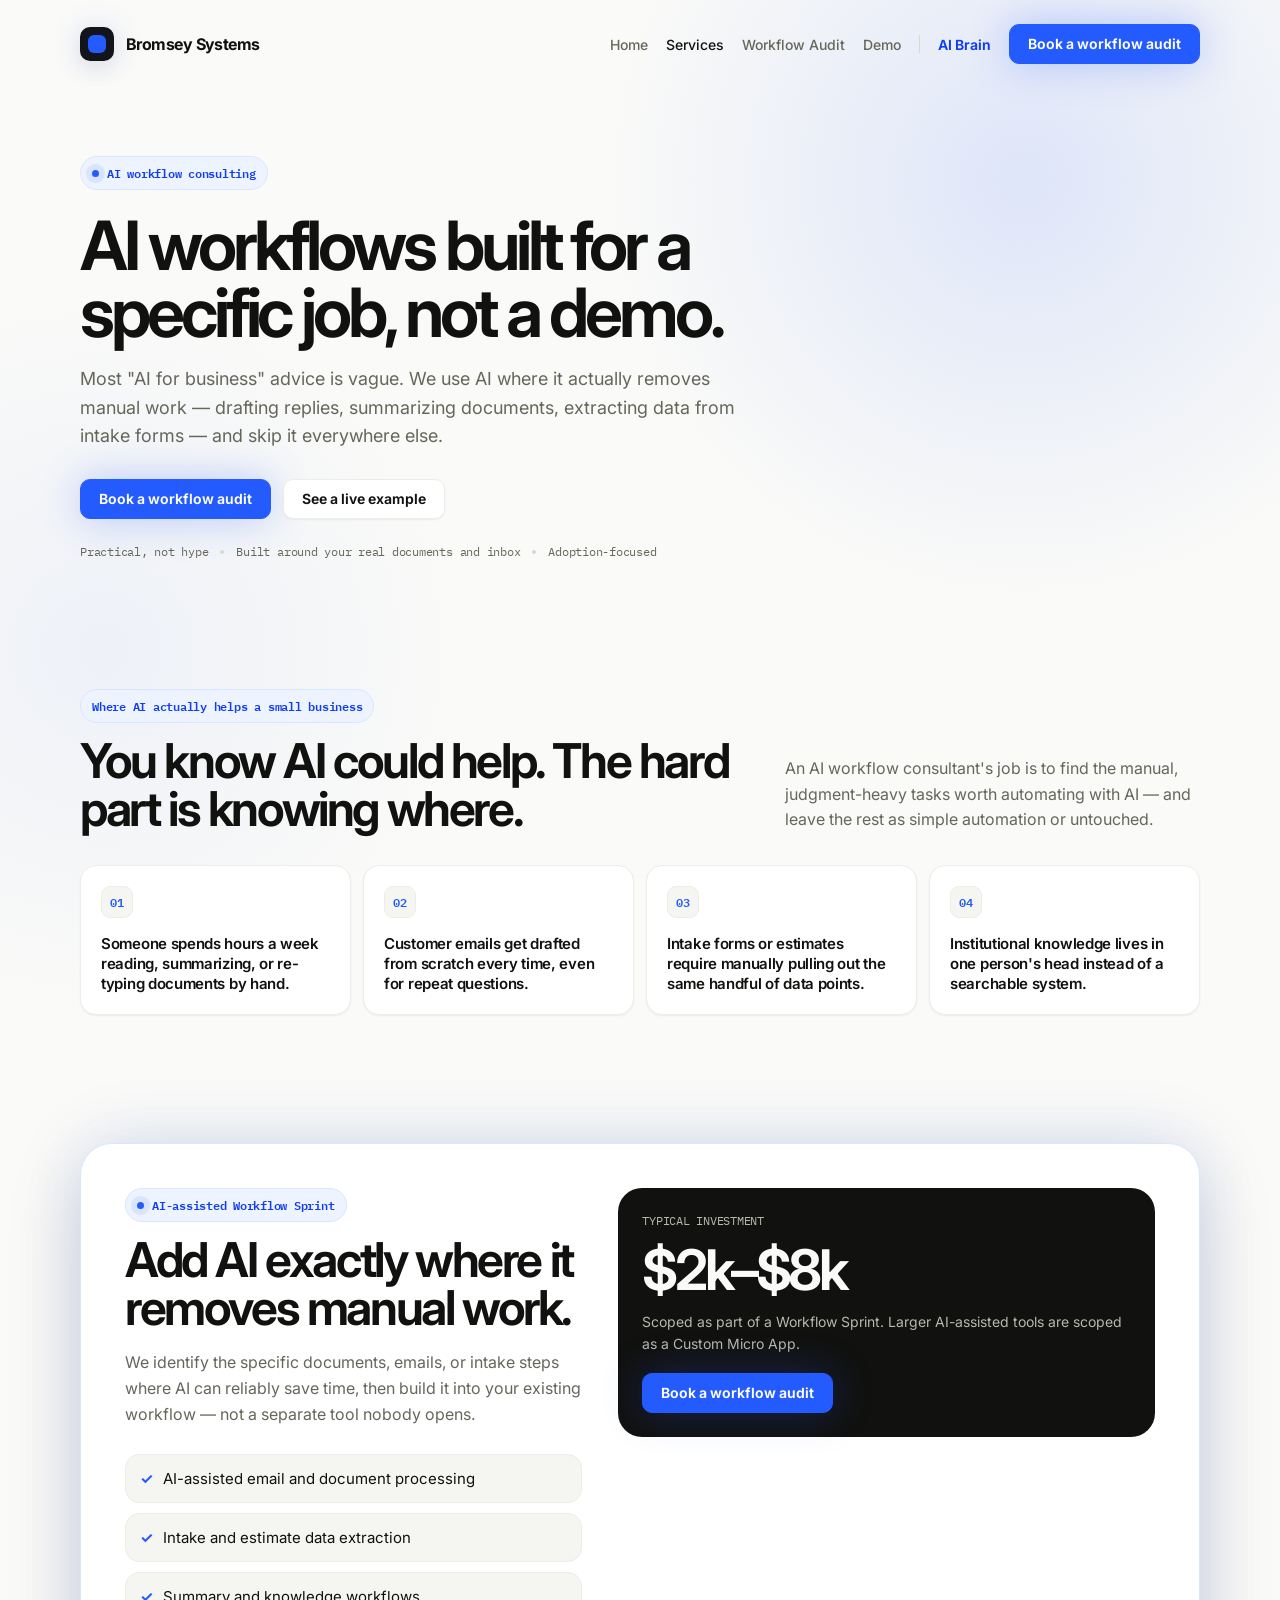
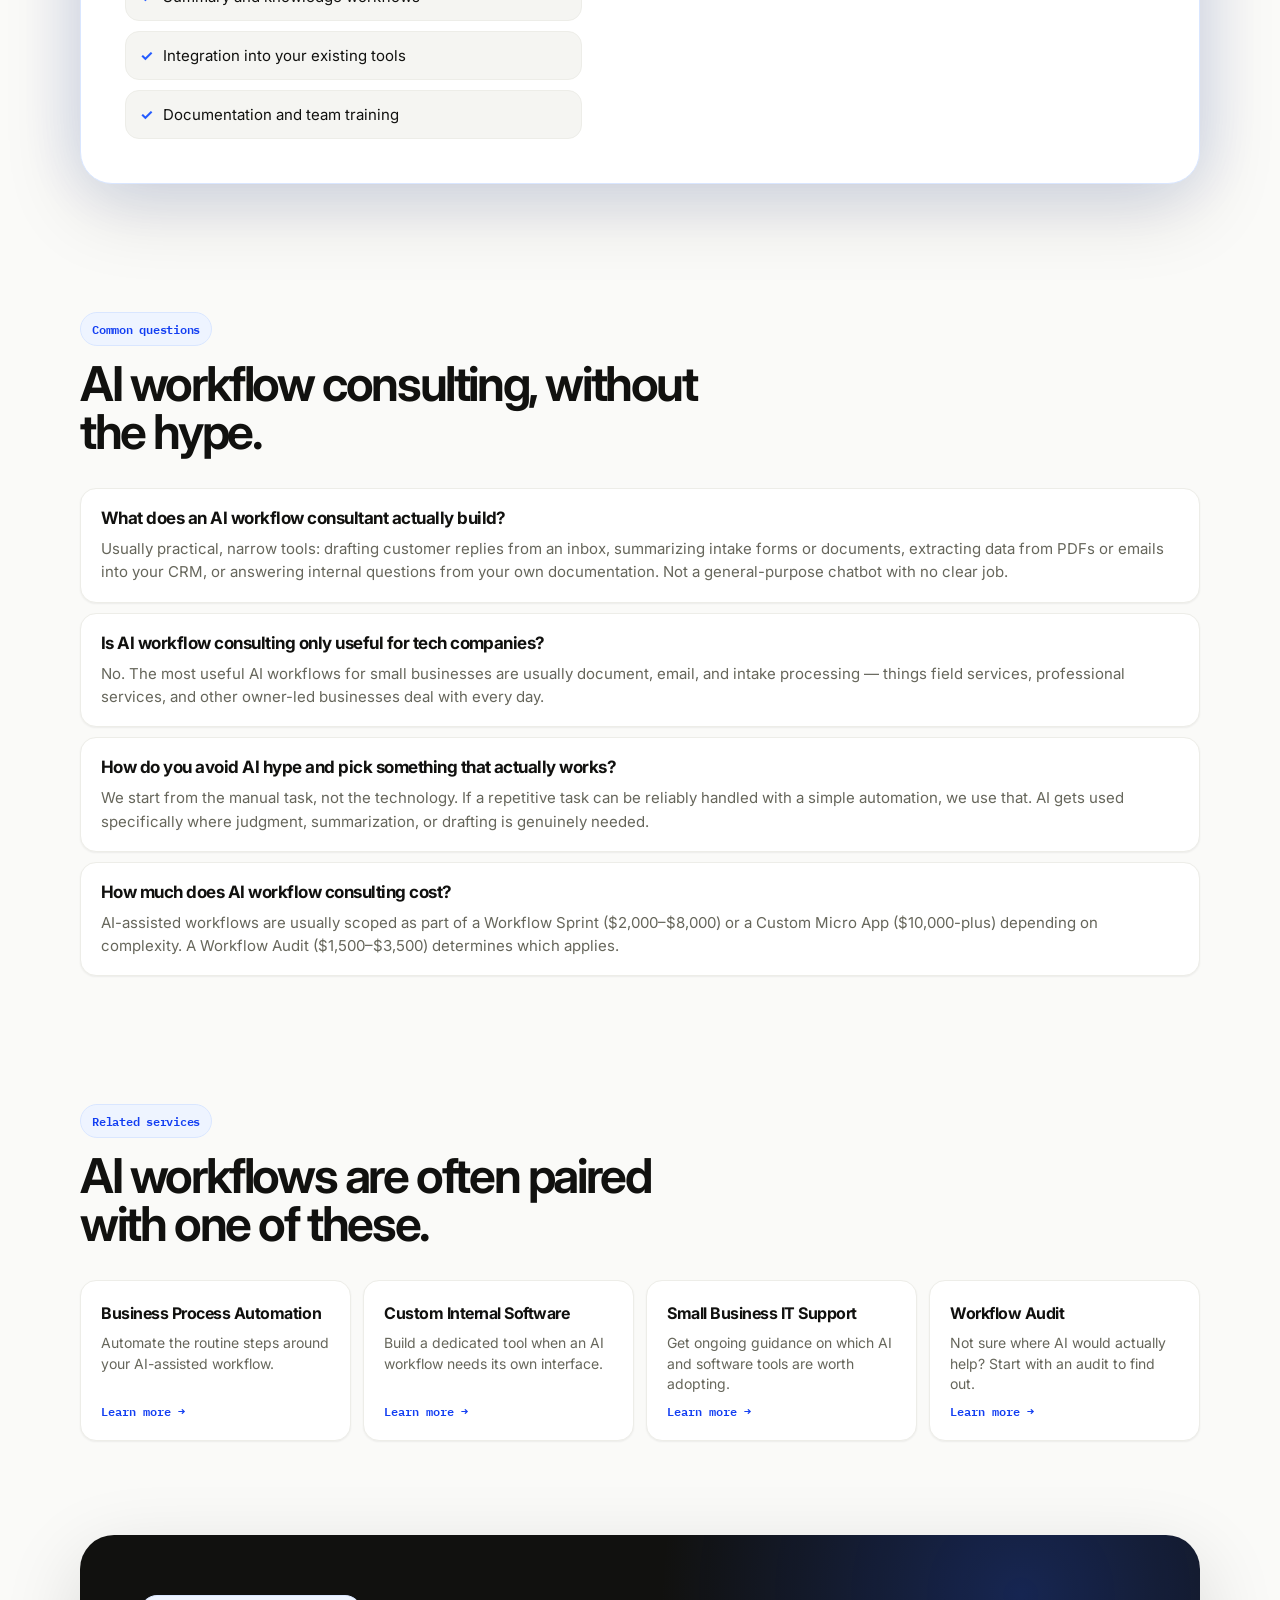
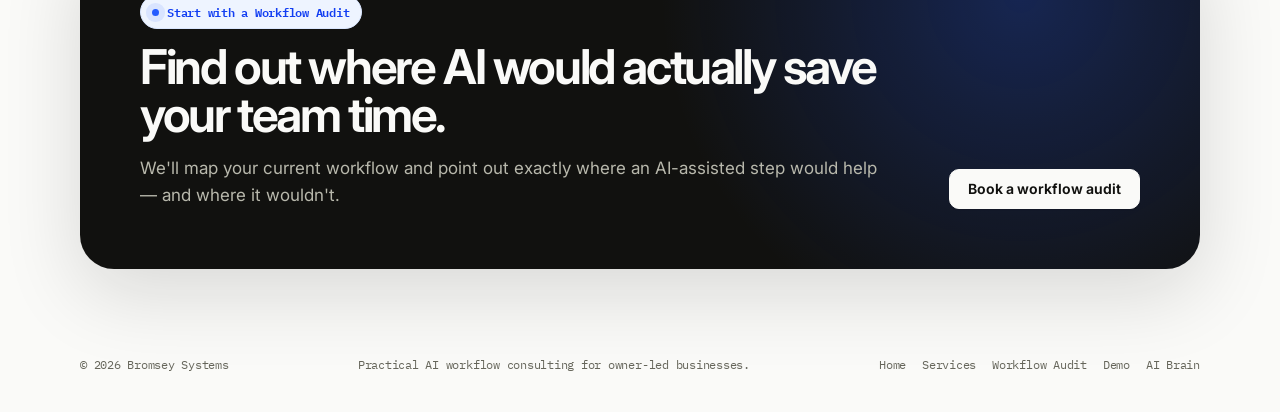
<file: services/ai-workflow-consulting.html>
<!DOCTYPE html>
<html lang="en">
<head>
  <meta charset="UTF-8" />
  <meta name="viewport" content="width=device-width, initial-scale=1.0" />
  <link rel="icon" href="/favicon.svg" type="image/svg+xml">
  <link rel="icon" href="/favicon.ico" sizes="any">
  <link rel="apple-touch-icon" href="/apple-touch-icon.png">
  <title>AI Workflow Consulting for Small Business | Bromsey Systems</title>
  <meta name="description" content="Practical AI workflow consulting for owner-led businesses. Use AI for document, email, intake, and knowledge workflows — no hype, just fewer manual steps." />
  <link rel="canonical" href="https://bromseysystems.com/services/ai-workflow-consulting.html" />
  <meta property="og:type" content="website" />
  <meta property="og:site_name" content="Bromsey Systems" />
  <meta property="og:title" content="AI Workflow Consulting for Small Business | Bromsey Systems" />
  <meta property="og:description" content="Practical AI workflow consulting for owner-led businesses. Use AI for document, email, intake, and knowledge workflows — no hype, just fewer manual steps." />
  <meta property="og:url" content="https://bromseysystems.com/services/ai-workflow-consulting.html" />
  <meta property="og:image" content="https://bromseysystems.com/assets/og-default.png" />
  <meta name="twitter:card" content="summary_large_image" />
  <meta name="twitter:title" content="AI Workflow Consulting for Small Business | Bromsey Systems" />
  <meta name="twitter:description" content="Practical AI workflow consulting for owner-led businesses. Use AI for document, email, intake, and knowledge workflows — no hype, just fewer manual steps." />
  <meta name="twitter:image" content="https://bromseysystems.com/assets/og-default.png" />
  <link rel="preconnect" href="https://fonts.googleapis.com">
  <link rel="preconnect" href="https://fonts.gstatic.com" crossorigin>
  <link href="https://fonts.googleapis.com/css2?family=IBM+Plex+Mono:wght@400;500;600&family=Inter:wght@400;500;600;650;700&display=swap" rel="stylesheet">
  <link rel="stylesheet" href="/assets/reveal.css">
  <link rel="stylesheet" href="/assets/service.css">
  <script type="application/ld+json">
  {
    "@context": "https://schema.org",
    "@type": "FAQPage",
    "mainEntity": [
      {
        "@type": "Question",
        "name": "What does an AI workflow consultant actually build?",
        "acceptedAnswer": { "@type": "Answer", "text": "Usually practical, narrow tools: drafting customer replies from an inbox, summarizing intake forms or documents, extracting data from PDFs or emails into your CRM, or answering internal questions from your own documentation. Not a general-purpose chatbot with no clear job." }
      },
      {
        "@type": "Question",
        "name": "Is AI workflow consulting only useful for tech companies?",
        "acceptedAnswer": { "@type": "Answer", "text": "No. The most useful AI workflows for small businesses are usually document, email, and intake processing — things field services, professional services, and other owner-led businesses deal with every day." }
      },
      {
        "@type": "Question",
        "name": "How do you avoid AI hype and pick something that actually works?",
        "acceptedAnswer": { "@type": "Answer", "text": "We start from the manual task, not the technology. If a repetitive task can be reliably handled with a simple automation, we use that. AI gets used specifically where judgment, summarization, or drafting is genuinely needed." }
      },
      {
        "@type": "Question",
        "name": "How much does AI workflow consulting cost?",
        "acceptedAnswer": { "@type": "Answer", "text": "AI-assisted workflows are usually scoped as part of a Workflow Sprint ($2,000–$8,000) or a Custom Micro App ($10,000-plus) depending on complexity. A Workflow Audit ($1,500–$3,500) determines which applies." }
      }
    ]
  }
  </script>
</head>
<body>
  <div class="container">
    <nav class="nav">
      <a class="logo" href="/index.html">
        <span class="logo-mark" aria-hidden="true"></span>
        <span>Bromsey Systems</span>
      </a>
      <button class="nav-toggle" id="navToggle" type="button" aria-label="Toggle menu" aria-expanded="false" aria-controls="navActions">
        <span class="nav-toggle-bar"></span>
        <span class="nav-toggle-bar"></span>
        <span class="nav-toggle-bar"></span>
      </button>
      <div class="nav-actions" id="navActions">
        <a href="/index.html">Home</a>
        <a href="/services/" class="current">Services</a>
        <a href="/workflow-audit.html">Workflow Audit</a>
        <a href="/demo.html">Demo</a>
        <span class="nav-divider" aria-hidden="true"></span>
        <a href="/ai-brain.html" class="nav-brain">AI Brain</a>
        <a class="button button-primary" href="/book-audit.html">Book a workflow audit</a>
      </div>
    </nav>

    <main>
      <section class="hero reveal">
        <span class="badge"><span class="pulse"></span> AI workflow consulting</span>
        <h1>AI workflows built for a specific job, not a demo.</h1>
        <p class="hero-copy">
          Most "AI for business" advice is vague. We use AI where it actually removes manual work — drafting replies, summarizing documents, extracting data from intake forms — and skip it everywhere else.
        </p>
        <div class="hero-actions">
          <a class="button button-primary" href="/book-audit.html">Book a workflow audit</a>
          <a class="button button-secondary" href="/demo.html">See a live example</a>
        </div>
        <div class="trust">
          <span>Practical, not hype</span>
          <span class="dot"></span>
          <span>Built around your real documents and inbox</span>
          <span class="dot"></span>
          <span>Adoption-focused</span>
        </div>
      </section>

      <section id="problem">
        <div class="section-head reveal">
          <div>
            <span class="badge">Where AI actually helps a small business</span>
            <h2>You know AI could help. The hard part is knowing where.</h2>
          </div>
          <p>
            An AI workflow consultant's job is to find the manual, judgment-heavy tasks worth automating with AI — and leave the rest as simple automation or untouched.
          </p>
        </div>

        <div class="pain-grid reveal-group">
          <div class="pain-card reveal-item">
            <span class="icon">01</span>
            <p>Someone spends hours a week reading, summarizing, or re-typing documents by hand.</p>
          </div>
          <div class="pain-card reveal-item">
            <span class="icon">02</span>
            <p>Customer emails get drafted from scratch every time, even for repeat questions.</p>
          </div>
          <div class="pain-card reveal-item">
            <span class="icon">03</span>
            <p>Intake forms or estimates require manually pulling out the same handful of data points.</p>
          </div>
          <div class="pain-card reveal-item">
            <span class="icon">04</span>
            <p>Institutional knowledge lives in one person's head instead of a searchable system.</p>
          </div>
        </div>
      </section>

      <section id="offer">
        <div class="offer-card reveal">
          <div>
            <span class="badge"><span class="pulse"></span> AI-assisted Workflow Sprint</span>
            <h2>Add AI exactly where it removes manual work.</h2>
            <p class="offer-copy">
              We identify the specific documents, emails, or intake steps where AI can reliably save time, then build it into your existing workflow — not a separate tool nobody opens.
            </p>
            <div class="deliverables">
              <div class="deliverable"><span class="check">✓</span><span>AI-assisted email and document processing</span></div>
              <div class="deliverable"><span class="check">✓</span><span>Intake and estimate data extraction</span></div>
              <div class="deliverable"><span class="check">✓</span><span>Summary and knowledge workflows</span></div>
              <div class="deliverable"><span class="check">✓</span><span>Integration into your existing tools</span></div>
              <div class="deliverable"><span class="check">✓</span><span>Documentation and team training</span></div>
            </div>
          </div>

          <aside class="price-box">
            <div class="mono">Typical investment</div>
            <div class="price">$2k–$8k</div>
            <p>
              Scoped as part of a Workflow Sprint. Larger AI-assisted tools are scoped as a Custom Micro App.
            </p>
            <a class="button button-primary" href="/book-audit.html">Book a workflow audit</a>
          </aside>
        </div>
      </section>

      <section id="faq">
        <div class="section-head reveal">
          <div>
            <span class="badge">Common questions</span>
            <h2>AI workflow consulting, without the hype.</h2>
          </div>
        </div>

        <div class="faq-list reveal-group">
          <div class="faq-item reveal-item">
            <h3>What does an AI workflow consultant actually build?</h3>
            <p>Usually practical, narrow tools: drafting customer replies from an inbox, summarizing intake forms or documents, extracting data from PDFs or emails into your CRM, or answering internal questions from your own documentation. Not a general-purpose chatbot with no clear job.</p>
          </div>
          <div class="faq-item reveal-item">
            <h3>Is AI workflow consulting only useful for tech companies?</h3>
            <p>No. The most useful AI workflows for small businesses are usually document, email, and intake processing — things field services, professional services, and other owner-led businesses deal with every day.</p>
          </div>
          <div class="faq-item reveal-item">
            <h3>How do you avoid AI hype and pick something that actually works?</h3>
            <p>We start from the manual task, not the technology. If a repetitive task can be reliably handled with a simple automation, we use that. AI gets used specifically where judgment, summarization, or drafting is genuinely needed.</p>
          </div>
          <div class="faq-item reveal-item">
            <h3>How much does AI workflow consulting cost?</h3>
            <p>AI-assisted workflows are usually scoped as part of a Workflow Sprint ($2,000–$8,000) or a Custom Micro App ($10,000-plus) depending on complexity. A Workflow Audit ($1,500–$3,500) determines which applies.</p>
          </div>
        </div>
      </section>

      <section id="related">
        <div class="section-head reveal">
          <div>
            <span class="badge">Related services</span>
            <h2>AI workflows are often paired with one of these.</h2>
          </div>
        </div>

        <div class="related-grid reveal-group">
          <a class="related-card reveal-item" href="/services/business-process-automation.html">
            <h3>Business Process Automation</h3>
            <p>Automate the routine steps around your AI-assisted workflow.</p>
            <span class="link">Learn more →</span>
          </a>
          <a class="related-card reveal-item" href="/services/custom-software.html">
            <h3>Custom Internal Software</h3>
            <p>Build a dedicated tool when an AI workflow needs its own interface.</p>
            <span class="link">Learn more →</span>
          </a>
          <a class="related-card reveal-item" href="/services/it-support-small-business.html">
            <h3>Small Business IT Support</h3>
            <p>Get ongoing guidance on which AI and software tools are worth adopting.</p>
            <span class="link">Learn more →</span>
          </a>
          <a class="related-card reveal-item" href="/workflow-audit.html">
            <h3>Workflow Audit</h3>
            <p>Not sure where AI would actually help? Start with an audit to find out.</p>
            <span class="link">Learn more →</span>
          </a>
        </div>
      </section>

      <section class="cta reveal">
        <div>
          <span class="badge"><span class="pulse"></span> Start with a Workflow Audit</span>
          <h2>Find out where AI would actually save your team time.</h2>
          <p>
            We'll map your current workflow and point out exactly where an AI-assisted step would help — and where it wouldn't.
          </p>
        </div>
        <a class="button button-secondary" href="/book-audit.html">Book a workflow audit</a>
      </section>
    </main>

    <footer>
      <span>© 2026 Bromsey Systems</span>
      <span>Practical AI workflow consulting for owner-led businesses.</span>
      <span class="footer-links">
        <a href="/index.html">Home</a>
        <a href="/services/">Services</a>
        <a href="/workflow-audit.html">Workflow Audit</a>
        <a href="/demo.html">Demo</a>
        <a href="/ai-brain.html">AI Brain</a>
      </span>
    </footer>
  </div>

  <script src="/assets/reveal.js" defer></script>
  <script>
    const navToggle = document.getElementById("navToggle");
    const navActions = document.getElementById("navActions");

    navToggle.addEventListener("click", () => {
      const isOpen = navActions.classList.toggle("open");
      navToggle.classList.toggle("active", isOpen);
      navToggle.setAttribute("aria-expanded", String(isOpen));
    });

    navActions.querySelectorAll("a").forEach(link => {
      link.addEventListener("click", () => {
        navActions.classList.remove("open");
        navToggle.classList.remove("active");
        navToggle.setAttribute("aria-expanded", "false");
      });
    });
  </script>
</body>
</html>
</file>
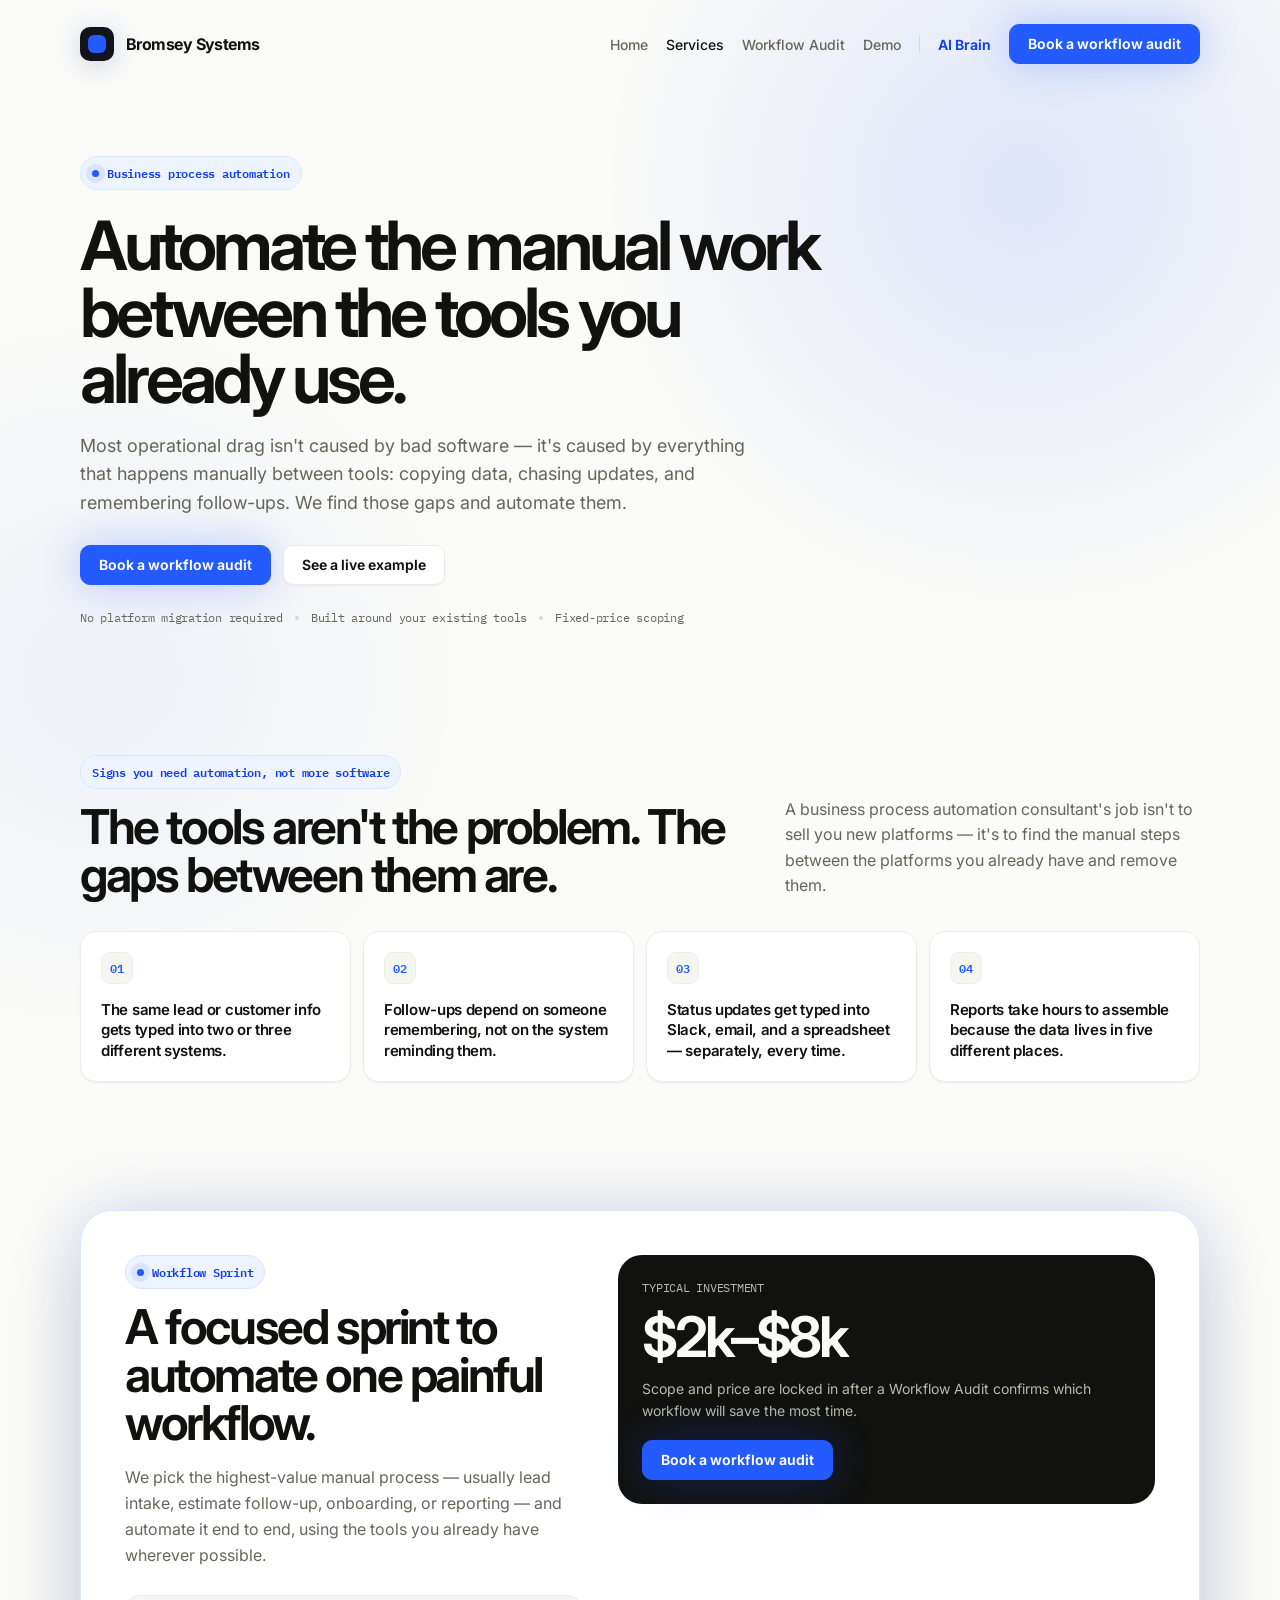
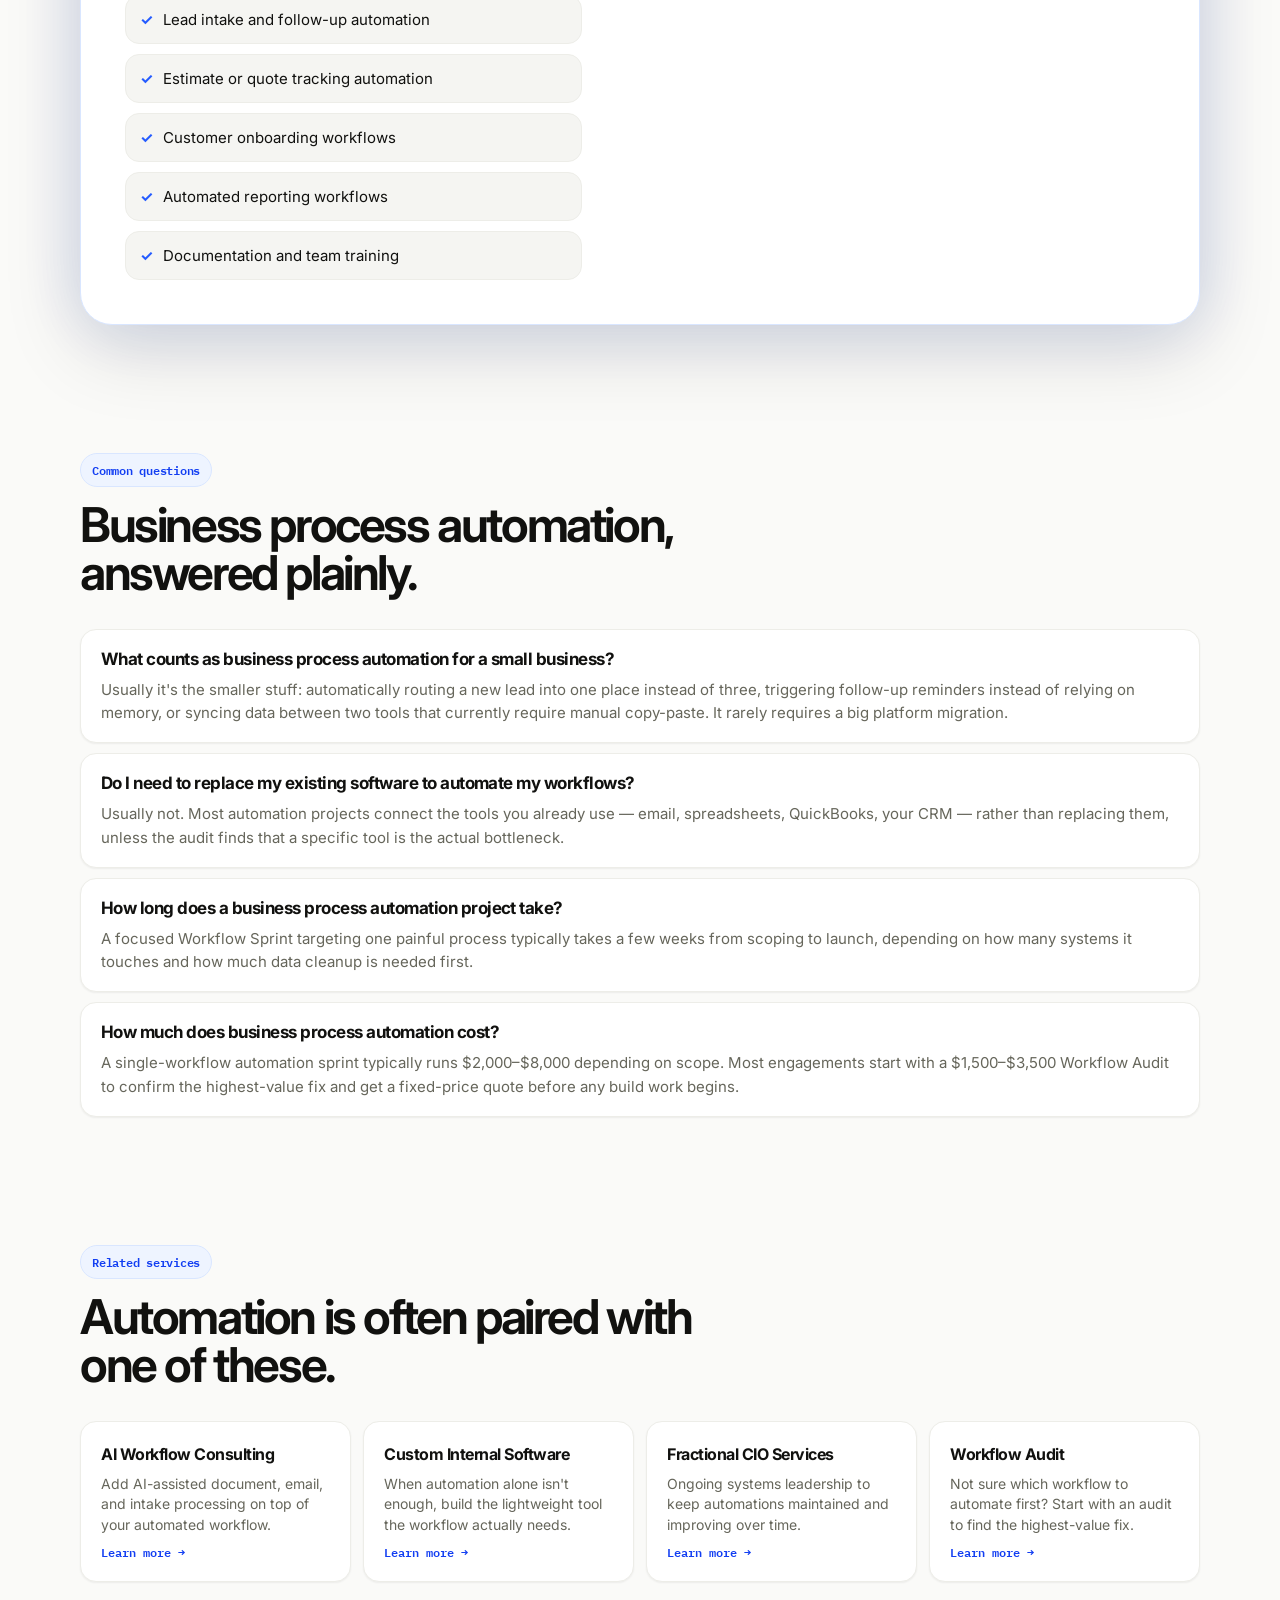
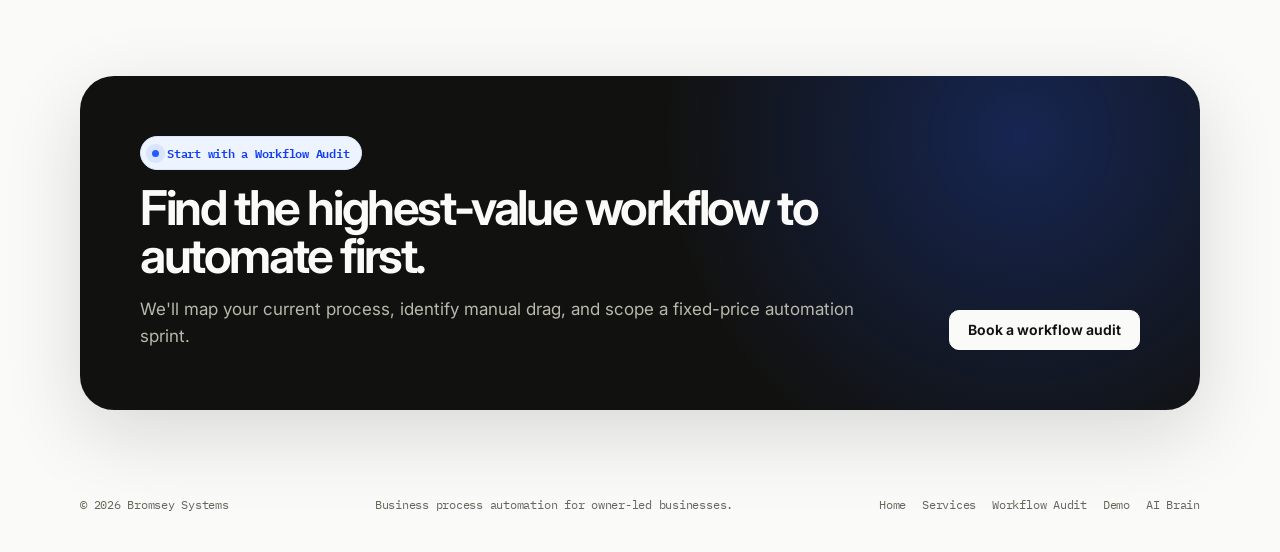
<file: services/business-process-automation.html>
<!DOCTYPE html>
<html lang="en">
<head>
  <meta charset="UTF-8" />
  <meta name="viewport" content="width=device-width, initial-scale=1.0" />
  <link rel="icon" href="/favicon.svg" type="image/svg+xml">
  <link rel="icon" href="/favicon.ico" sizes="any">
  <link rel="apple-touch-icon" href="/apple-touch-icon.png">
  <title>Business Process Automation Consultant | Bromsey Systems</title>
  <meta name="description" content="Automate manual workflows without an enterprise platform migration. Bromsey Systems helps owner-led businesses remove duplicate entry, manual routing, and recurring admin." />
  <link rel="canonical" href="https://bromseysystems.com/services/business-process-automation.html" />
  <meta property="og:type" content="website" />
  <meta property="og:site_name" content="Bromsey Systems" />
  <meta property="og:title" content="Business Process Automation Consultant | Bromsey Systems" />
  <meta property="og:description" content="Automate manual workflows without an enterprise platform migration. Remove duplicate entry, manual routing, and recurring admin." />
  <meta property="og:url" content="https://bromseysystems.com/services/business-process-automation.html" />
  <meta property="og:image" content="https://bromseysystems.com/assets/og-default.png" />
  <meta name="twitter:card" content="summary_large_image" />
  <meta name="twitter:title" content="Business Process Automation Consultant | Bromsey Systems" />
  <meta name="twitter:description" content="Automate manual workflows without an enterprise platform migration. Remove duplicate entry, manual routing, and recurring admin." />
  <meta name="twitter:image" content="https://bromseysystems.com/assets/og-default.png" />
  <link rel="preconnect" href="https://fonts.googleapis.com">
  <link rel="preconnect" href="https://fonts.gstatic.com" crossorigin>
  <link href="https://fonts.googleapis.com/css2?family=IBM+Plex+Mono:wght@400;500;600&family=Inter:wght@400;500;600;650;700&display=swap" rel="stylesheet">
  <link rel="stylesheet" href="/assets/reveal.css">
  <link rel="stylesheet" href="/assets/service.css">
  <script type="application/ld+json">
  {
    "@context": "https://schema.org",
    "@type": "FAQPage",
    "mainEntity": [
      {
        "@type": "Question",
        "name": "What counts as business process automation for a small business?",
        "acceptedAnswer": { "@type": "Answer", "text": "Usually it's the smaller stuff: automatically routing a new lead into one place instead of three, triggering follow-up reminders instead of relying on memory, or syncing data between two tools that currently require manual copy-paste. It rarely requires a big platform migration." }
      },
      {
        "@type": "Question",
        "name": "Do I need to replace my existing software to automate my workflows?",
        "acceptedAnswer": { "@type": "Answer", "text": "Usually not. Most automation projects connect the tools you already use (email, spreadsheets, QuickBooks, your CRM) rather than replacing them, unless the audit finds that a specific tool is the actual bottleneck." }
      },
      {
        "@type": "Question",
        "name": "How long does a business process automation project take?",
        "acceptedAnswer": { "@type": "Answer", "text": "A focused Workflow Sprint targeting one painful process typically takes a few weeks from scoping to launch, depending on how many systems it touches and how much data cleanup is needed first." }
      },
      {
        "@type": "Question",
        "name": "How much does business process automation cost?",
        "acceptedAnswer": { "@type": "Answer", "text": "A single-workflow automation sprint typically runs $2,000–$8,000 depending on scope. Most engagements start with a $1,500–$3,500 Workflow Audit to confirm the highest-value fix and get a fixed-price quote before any build work begins." }
      }
    ]
  }
  </script>
</head>
<body>
  <div class="container">
    <nav class="nav">
      <a class="logo" href="/index.html">
        <span class="logo-mark" aria-hidden="true"></span>
        <span>Bromsey Systems</span>
      </a>
      <button class="nav-toggle" id="navToggle" type="button" aria-label="Toggle menu" aria-expanded="false" aria-controls="navActions">
        <span class="nav-toggle-bar"></span>
        <span class="nav-toggle-bar"></span>
        <span class="nav-toggle-bar"></span>
      </button>
      <div class="nav-actions" id="navActions">
        <a href="/index.html">Home</a>
        <a href="/services/" class="current">Services</a>
        <a href="/workflow-audit.html">Workflow Audit</a>
        <a href="/demo.html">Demo</a>
        <span class="nav-divider" aria-hidden="true"></span>
        <a href="/ai-brain.html" class="nav-brain">AI Brain</a>
        <a class="button button-primary" href="/book-audit.html">Book a workflow audit</a>
      </div>
    </nav>

    <main>
      <section class="hero reveal">
        <span class="badge"><span class="pulse"></span> Business process automation</span>
        <h1>Automate the manual work between the tools you already use.</h1>
        <p class="hero-copy">
          Most operational drag isn't caused by bad software — it's caused by everything that happens manually between tools: copying data, chasing updates, and remembering follow-ups. We find those gaps and automate them.
        </p>
        <div class="hero-actions">
          <a class="button button-primary" href="/book-audit.html">Book a workflow audit</a>
          <a class="button button-secondary" href="/demo.html">See a live example</a>
        </div>
        <div class="trust">
          <span>No platform migration required</span>
          <span class="dot"></span>
          <span>Built around your existing tools</span>
          <span class="dot"></span>
          <span>Fixed-price scoping</span>
        </div>
      </section>

      <section id="problem">
        <div class="section-head reveal">
          <div>
            <span class="badge">Signs you need automation, not more software</span>
            <h2>The tools aren't the problem. The gaps between them are.</h2>
          </div>
          <p>
            A business process automation consultant's job isn't to sell you new platforms — it's to find the manual steps between the platforms you already have and remove them.
          </p>
        </div>

        <div class="pain-grid reveal-group">
          <div class="pain-card reveal-item">
            <span class="icon">01</span>
            <p>The same lead or customer info gets typed into two or three different systems.</p>
          </div>
          <div class="pain-card reveal-item">
            <span class="icon">02</span>
            <p>Follow-ups depend on someone remembering, not on the system reminding them.</p>
          </div>
          <div class="pain-card reveal-item">
            <span class="icon">03</span>
            <p>Status updates get typed into Slack, email, and a spreadsheet — separately, every time.</p>
          </div>
          <div class="pain-card reveal-item">
            <span class="icon">04</span>
            <p>Reports take hours to assemble because the data lives in five different places.</p>
          </div>
        </div>
      </section>

      <section id="offer">
        <div class="offer-card reveal">
          <div>
            <span class="badge"><span class="pulse"></span> Workflow Sprint</span>
            <h2>A focused sprint to automate one painful workflow.</h2>
            <p class="offer-copy">
              We pick the highest-value manual process — usually lead intake, estimate follow-up, onboarding, or reporting — and automate it end to end, using the tools you already have wherever possible.
            </p>
            <div class="deliverables">
              <div class="deliverable"><span class="check">✓</span><span>Lead intake and follow-up automation</span></div>
              <div class="deliverable"><span class="check">✓</span><span>Estimate or quote tracking automation</span></div>
              <div class="deliverable"><span class="check">✓</span><span>Customer onboarding workflows</span></div>
              <div class="deliverable"><span class="check">✓</span><span>Automated reporting workflows</span></div>
              <div class="deliverable"><span class="check">✓</span><span>Documentation and team training</span></div>
            </div>
          </div>

          <aside class="price-box">
            <div class="mono">Typical investment</div>
            <div class="price">$2k–$8k</div>
            <p>
              Scope and price are locked in after a Workflow Audit confirms which workflow will save the most time.
            </p>
            <a class="button button-primary" href="/book-audit.html">Book a workflow audit</a>
          </aside>
        </div>
      </section>

      <section id="faq">
        <div class="section-head reveal">
          <div>
            <span class="badge">Common questions</span>
            <h2>Business process automation, answered plainly.</h2>
          </div>
        </div>

        <div class="faq-list reveal-group">
          <div class="faq-item reveal-item">
            <h3>What counts as business process automation for a small business?</h3>
            <p>Usually it's the smaller stuff: automatically routing a new lead into one place instead of three, triggering follow-up reminders instead of relying on memory, or syncing data between two tools that currently require manual copy-paste. It rarely requires a big platform migration.</p>
          </div>
          <div class="faq-item reveal-item">
            <h3>Do I need to replace my existing software to automate my workflows?</h3>
            <p>Usually not. Most automation projects connect the tools you already use — email, spreadsheets, QuickBooks, your CRM — rather than replacing them, unless the audit finds that a specific tool is the actual bottleneck.</p>
          </div>
          <div class="faq-item reveal-item">
            <h3>How long does a business process automation project take?</h3>
            <p>A focused Workflow Sprint targeting one painful process typically takes a few weeks from scoping to launch, depending on how many systems it touches and how much data cleanup is needed first.</p>
          </div>
          <div class="faq-item reveal-item">
            <h3>How much does business process automation cost?</h3>
            <p>A single-workflow automation sprint typically runs $2,000–$8,000 depending on scope. Most engagements start with a $1,500–$3,500 Workflow Audit to confirm the highest-value fix and get a fixed-price quote before any build work begins.</p>
          </div>
        </div>
      </section>

      <section id="related">
        <div class="section-head reveal">
          <div>
            <span class="badge">Related services</span>
            <h2>Automation is often paired with one of these.</h2>
          </div>
        </div>

        <div class="related-grid reveal-group">
          <a class="related-card reveal-item" href="/services/ai-workflow-consulting.html">
            <h3>AI Workflow Consulting</h3>
            <p>Add AI-assisted document, email, and intake processing on top of your automated workflow.</p>
            <span class="link">Learn more →</span>
          </a>
          <a class="related-card reveal-item" href="/services/custom-software.html">
            <h3>Custom Internal Software</h3>
            <p>When automation alone isn't enough, build the lightweight tool the workflow actually needs.</p>
            <span class="link">Learn more →</span>
          </a>
          <a class="related-card reveal-item" href="/services/fractional-cio.html">
            <h3>Fractional CIO Services</h3>
            <p>Ongoing systems leadership to keep automations maintained and improving over time.</p>
            <span class="link">Learn more →</span>
          </a>
          <a class="related-card reveal-item" href="/workflow-audit.html">
            <h3>Workflow Audit</h3>
            <p>Not sure which workflow to automate first? Start with an audit to find the highest-value fix.</p>
            <span class="link">Learn more →</span>
          </a>
        </div>
      </section>

      <section class="cta reveal">
        <div>
          <span class="badge"><span class="pulse"></span> Start with a Workflow Audit</span>
          <h2>Find the highest-value workflow to automate first.</h2>
          <p>
            We'll map your current process, identify manual drag, and scope a fixed-price automation sprint.
          </p>
        </div>
        <a class="button button-secondary" href="/book-audit.html">Book a workflow audit</a>
      </section>
    </main>

    <footer>
      <span>© 2026 Bromsey Systems</span>
      <span>Business process automation for owner-led businesses.</span>
      <span class="footer-links">
        <a href="/index.html">Home</a>
        <a href="/services/">Services</a>
        <a href="/workflow-audit.html">Workflow Audit</a>
        <a href="/demo.html">Demo</a>
        <a href="/ai-brain.html">AI Brain</a>
      </span>
    </footer>
  </div>

  <script src="/assets/reveal.js" defer></script>
  <script>
    const navToggle = document.getElementById("navToggle");
    const navActions = document.getElementById("navActions");

    navToggle.addEventListener("click", () => {
      const isOpen = navActions.classList.toggle("open");
      navToggle.classList.toggle("active", isOpen);
      navToggle.setAttribute("aria-expanded", String(isOpen));
    });

    navActions.querySelectorAll("a").forEach(link => {
      link.addEventListener("click", () => {
        navActions.classList.remove("open");
        navToggle.classList.remove("active");
        navToggle.setAttribute("aria-expanded", "false");
      });
    });
  </script>
</body>
</html>
</file>
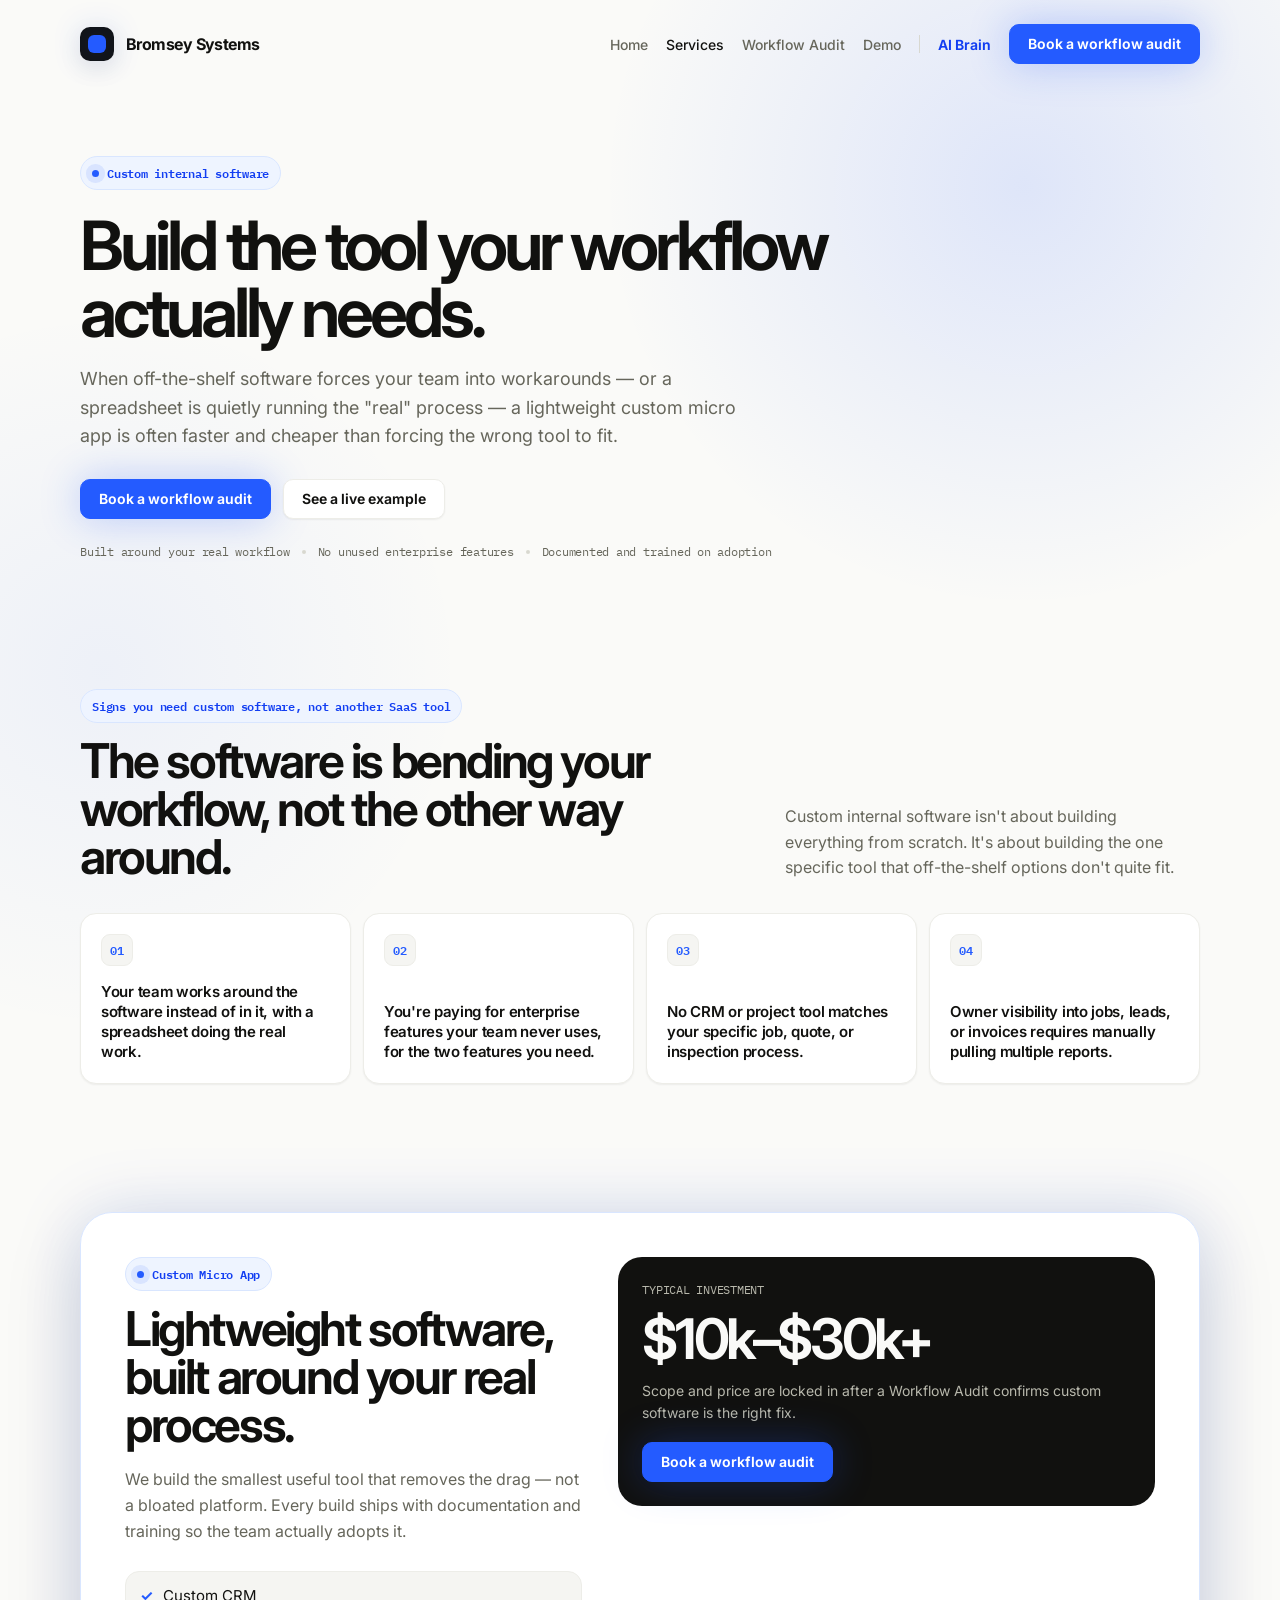
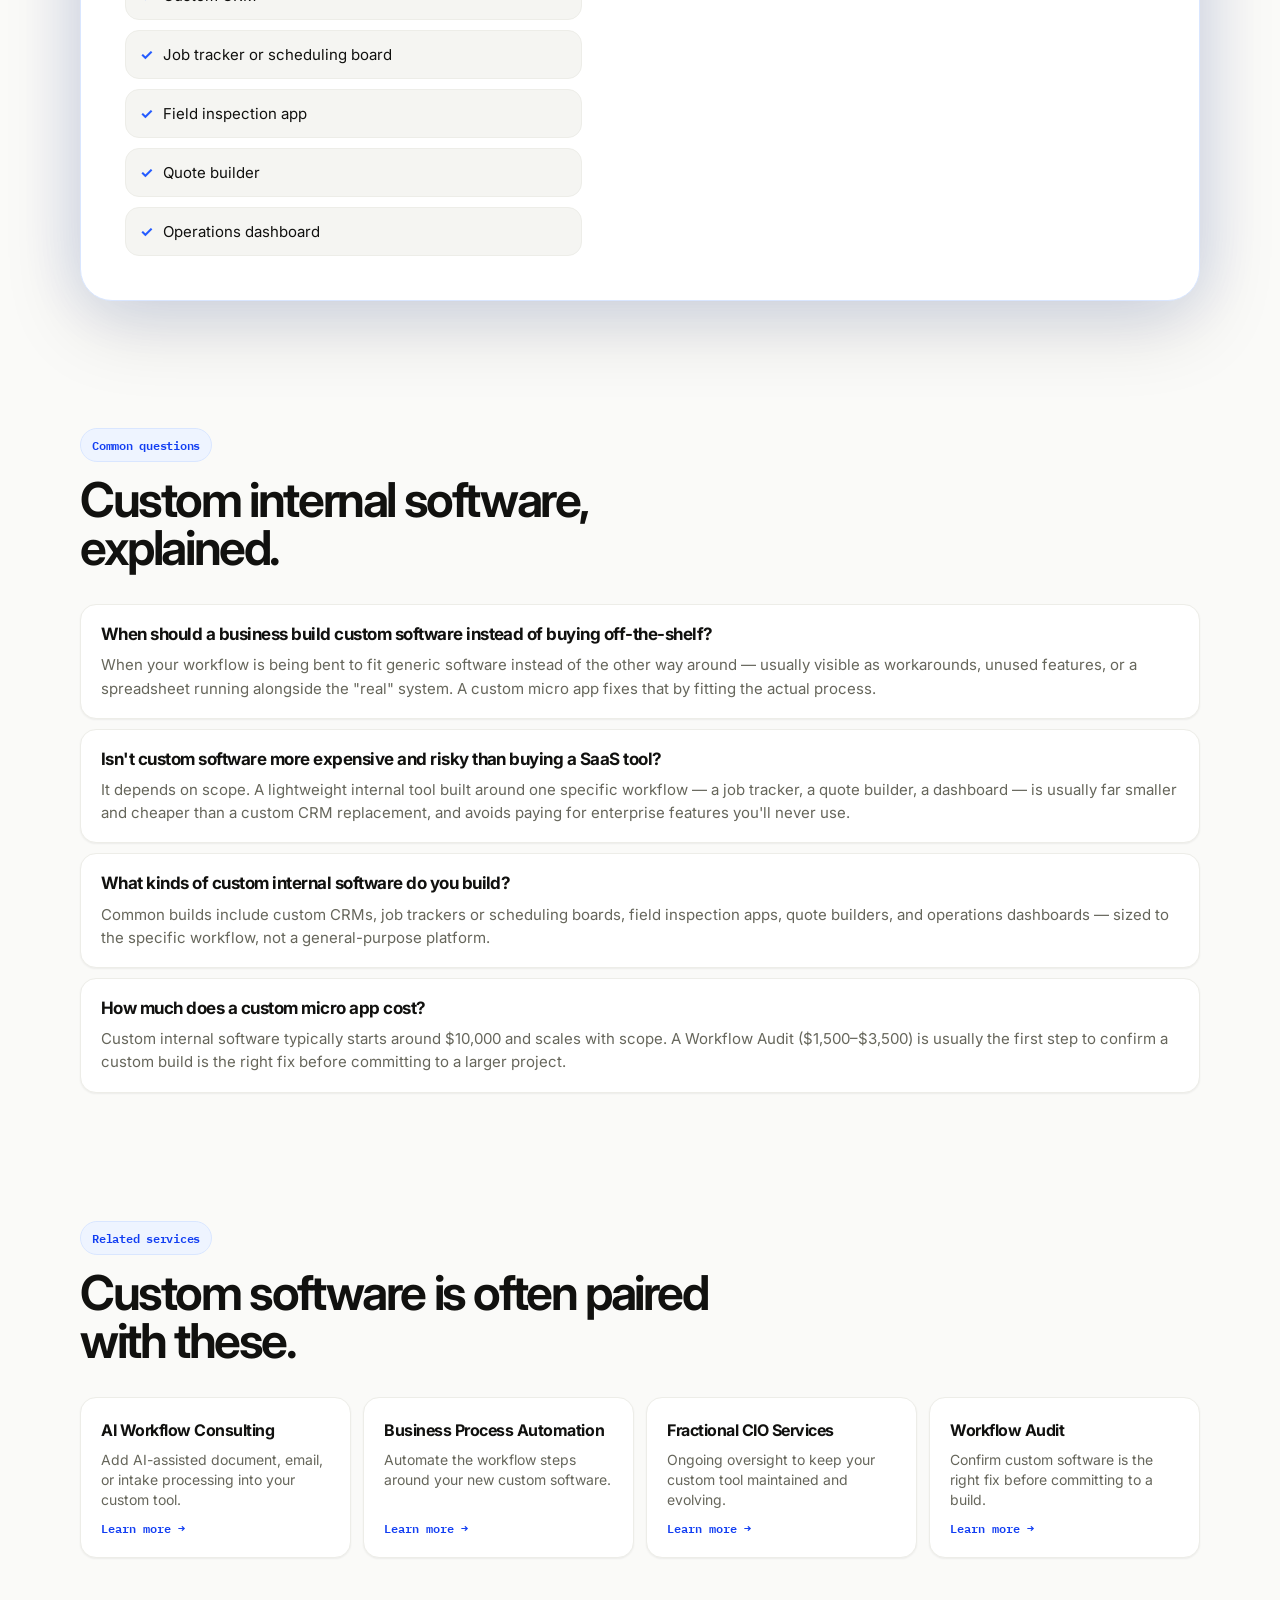
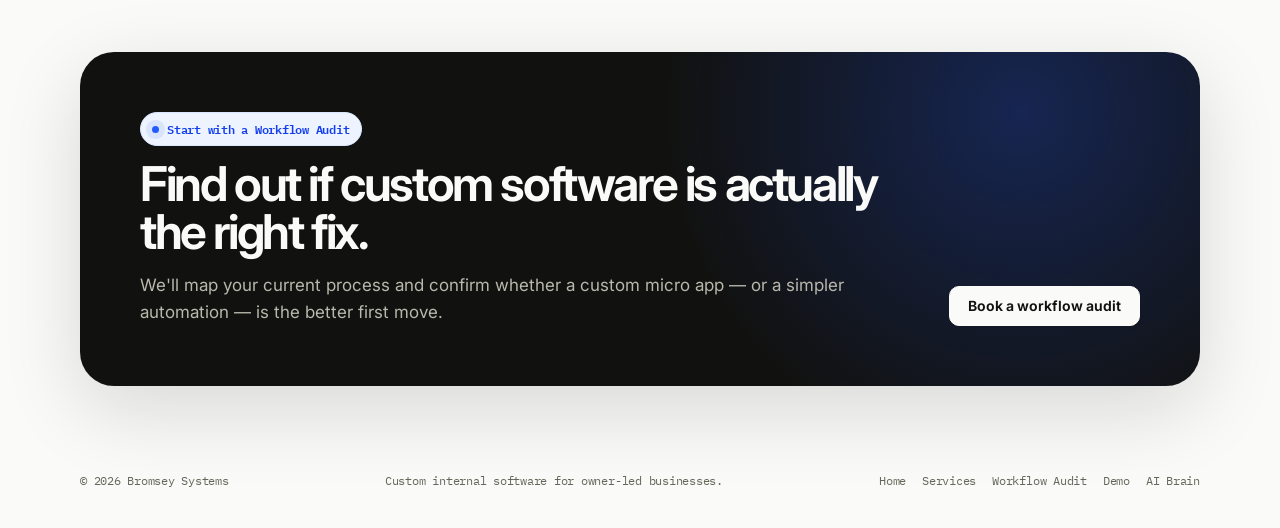
<file: services/custom-software.html>
<!DOCTYPE html>
<html lang="en">
<head>
  <meta charset="UTF-8" />
  <meta name="viewport" content="width=device-width, initial-scale=1.0" />
  <link rel="icon" href="/favicon.svg" type="image/svg+xml">
  <link rel="icon" href="/favicon.ico" sizes="any">
  <link rel="apple-touch-icon" href="/apple-touch-icon.png">
  <title>Custom Internal Software &amp; Micro Apps | Bromsey Systems</title>
  <meta name="description" content="Custom CRMs, job trackers, and dashboards built around how your business actually works — lightweight internal software for when off-the-shelf tools are too clunky." />
  <link rel="canonical" href="https://bromseysystems.com/services/custom-software.html" />
  <meta property="og:type" content="website" />
  <meta property="og:site_name" content="Bromsey Systems" />
  <meta property="og:title" content="Custom Internal Software &amp; Micro Apps | Bromsey Systems" />
  <meta property="og:description" content="Custom CRMs, job trackers, and dashboards built around how your business actually works — lightweight internal software for when off-the-shelf tools are too clunky." />
  <meta property="og:url" content="https://bromseysystems.com/services/custom-software.html" />
  <meta property="og:image" content="https://bromseysystems.com/assets/og-default.png" />
  <meta name="twitter:card" content="summary_large_image" />
  <meta name="twitter:title" content="Custom Internal Software &amp; Micro Apps | Bromsey Systems" />
  <meta name="twitter:description" content="Custom CRMs, job trackers, and dashboards built around how your business actually works — lightweight internal software for when off-the-shelf tools are too clunky." />
  <meta name="twitter:image" content="https://bromseysystems.com/assets/og-default.png" />
  <link rel="preconnect" href="https://fonts.googleapis.com">
  <link rel="preconnect" href="https://fonts.gstatic.com" crossorigin>
  <link href="https://fonts.googleapis.com/css2?family=IBM+Plex+Mono:wght@400;500;600&family=Inter:wght@400;500;600;650;700&display=swap" rel="stylesheet">
  <link rel="stylesheet" href="/assets/reveal.css">
  <link rel="stylesheet" href="/assets/service.css">
  <script type="application/ld+json">
  {
    "@context": "https://schema.org",
    "@type": "FAQPage",
    "mainEntity": [
      {
        "@type": "Question",
        "name": "When should a business build custom software instead of buying off-the-shelf?",
        "acceptedAnswer": { "@type": "Answer", "text": "When your workflow is being bent to fit generic software instead of the other way around — usually visible as workarounds, unused features, or a spreadsheet running alongside the 'real' system. A custom micro app fixes that by fitting the actual process." }
      },
      {
        "@type": "Question",
        "name": "Isn't custom software more expensive and risky than buying a SaaS tool?",
        "acceptedAnswer": { "@type": "Answer", "text": "It depends on scope. A lightweight internal tool built around one specific workflow — a job tracker, a quote builder, a dashboard — is usually far smaller and cheaper than a custom CRM replacement, and avoids paying for enterprise features you'll never use." }
      },
      {
        "@type": "Question",
        "name": "What kinds of custom internal software do you build?",
        "acceptedAnswer": { "@type": "Answer", "text": "Common builds include custom CRMs, job trackers or scheduling boards, field inspection apps, quote builders, and operations dashboards — sized to the specific workflow, not a general-purpose platform." }
      },
      {
        "@type": "Question",
        "name": "How much does a custom micro app cost?",
        "acceptedAnswer": { "@type": "Answer", "text": "Custom internal software typically starts around $10,000 and scales with scope. A Workflow Audit ($1,500–$3,500) is usually the first step to confirm a custom build is the right fix before committing to a larger project." }
      }
    ]
  }
  </script>
</head>
<body>
  <div class="container">
    <nav class="nav">
      <a class="logo" href="/index.html">
        <span class="logo-mark" aria-hidden="true"></span>
        <span>Bromsey Systems</span>
      </a>
      <button class="nav-toggle" id="navToggle" type="button" aria-label="Toggle menu" aria-expanded="false" aria-controls="navActions">
        <span class="nav-toggle-bar"></span>
        <span class="nav-toggle-bar"></span>
        <span class="nav-toggle-bar"></span>
      </button>
      <div class="nav-actions" id="navActions">
        <a href="/index.html">Home</a>
        <a href="/services/" class="current">Services</a>
        <a href="/workflow-audit.html">Workflow Audit</a>
        <a href="/demo.html">Demo</a>
        <span class="nav-divider" aria-hidden="true"></span>
        <a href="/ai-brain.html" class="nav-brain">AI Brain</a>
        <a class="button button-primary" href="/book-audit.html">Book a workflow audit</a>
      </div>
    </nav>

    <main>
      <section class="hero reveal">
        <span class="badge"><span class="pulse"></span> Custom internal software</span>
        <h1>Build the tool your workflow actually needs.</h1>
        <p class="hero-copy">
          When off-the-shelf software forces your team into workarounds — or a spreadsheet is quietly running the "real" process — a lightweight custom micro app is often faster and cheaper than forcing the wrong tool to fit.
        </p>
        <div class="hero-actions">
          <a class="button button-primary" href="/book-audit.html">Book a workflow audit</a>
          <a class="button button-secondary" href="/demo.html">See a live example</a>
        </div>
        <div class="trust">
          <span>Built around your real workflow</span>
          <span class="dot"></span>
          <span>No unused enterprise features</span>
          <span class="dot"></span>
          <span>Documented and trained on adoption</span>
        </div>
      </section>

      <section id="problem">
        <div class="section-head reveal">
          <div>
            <span class="badge">Signs you need custom software, not another SaaS tool</span>
            <h2>The software is bending your workflow, not the other way around.</h2>
          </div>
          <p>
            Custom internal software isn't about building everything from scratch. It's about building the one specific tool that off-the-shelf options don't quite fit.
          </p>
        </div>

        <div class="pain-grid reveal-group">
          <div class="pain-card reveal-item">
            <span class="icon">01</span>
            <p>Your team works around the software instead of in it, with a spreadsheet doing the real work.</p>
          </div>
          <div class="pain-card reveal-item">
            <span class="icon">02</span>
            <p>You're paying for enterprise features your team never uses, for the two features you need.</p>
          </div>
          <div class="pain-card reveal-item">
            <span class="icon">03</span>
            <p>No CRM or project tool matches your specific job, quote, or inspection process.</p>
          </div>
          <div class="pain-card reveal-item">
            <span class="icon">04</span>
            <p>Owner visibility into jobs, leads, or invoices requires manually pulling multiple reports.</p>
          </div>
        </div>
      </section>

      <section id="offer">
        <div class="offer-card reveal">
          <div>
            <span class="badge"><span class="pulse"></span> Custom Micro App</span>
            <h2>Lightweight software, built around your real process.</h2>
            <p class="offer-copy">
              We build the smallest useful tool that removes the drag — not a bloated platform. Every build ships with documentation and training so the team actually adopts it.
            </p>
            <div class="deliverables">
              <div class="deliverable"><span class="check">✓</span><span>Custom CRM</span></div>
              <div class="deliverable"><span class="check">✓</span><span>Job tracker or scheduling board</span></div>
              <div class="deliverable"><span class="check">✓</span><span>Field inspection app</span></div>
              <div class="deliverable"><span class="check">✓</span><span>Quote builder</span></div>
              <div class="deliverable"><span class="check">✓</span><span>Operations dashboard</span></div>
            </div>
          </div>

          <aside class="price-box">
            <div class="mono">Typical investment</div>
            <div class="price">$10k–$30k+</div>
            <p>
              Scope and price are locked in after a Workflow Audit confirms custom software is the right fix.
            </p>
            <a class="button button-primary" href="/book-audit.html">Book a workflow audit</a>
          </aside>
        </div>
      </section>

      <section id="faq">
        <div class="section-head reveal">
          <div>
            <span class="badge">Common questions</span>
            <h2>Custom internal software, explained.</h2>
          </div>
        </div>

        <div class="faq-list reveal-group">
          <div class="faq-item reveal-item">
            <h3>When should a business build custom software instead of buying off-the-shelf?</h3>
            <p>When your workflow is being bent to fit generic software instead of the other way around — usually visible as workarounds, unused features, or a spreadsheet running alongside the "real" system. A custom micro app fixes that by fitting the actual process.</p>
          </div>
          <div class="faq-item reveal-item">
            <h3>Isn't custom software more expensive and risky than buying a SaaS tool?</h3>
            <p>It depends on scope. A lightweight internal tool built around one specific workflow — a job tracker, a quote builder, a dashboard — is usually far smaller and cheaper than a custom CRM replacement, and avoids paying for enterprise features you'll never use.</p>
          </div>
          <div class="faq-item reveal-item">
            <h3>What kinds of custom internal software do you build?</h3>
            <p>Common builds include custom CRMs, job trackers or scheduling boards, field inspection apps, quote builders, and operations dashboards — sized to the specific workflow, not a general-purpose platform.</p>
          </div>
          <div class="faq-item reveal-item">
            <h3>How much does a custom micro app cost?</h3>
            <p>Custom internal software typically starts around $10,000 and scales with scope. A Workflow Audit ($1,500–$3,500) is usually the first step to confirm a custom build is the right fix before committing to a larger project.</p>
          </div>
        </div>
      </section>

      <section id="related">
        <div class="section-head reveal">
          <div>
            <span class="badge">Related services</span>
            <h2>Custom software is often paired with these.</h2>
          </div>
        </div>

        <div class="related-grid reveal-group">
          <a class="related-card reveal-item" href="/services/ai-workflow-consulting.html">
            <h3>AI Workflow Consulting</h3>
            <p>Add AI-assisted document, email, or intake processing into your custom tool.</p>
            <span class="link">Learn more →</span>
          </a>
          <a class="related-card reveal-item" href="/services/business-process-automation.html">
            <h3>Business Process Automation</h3>
            <p>Automate the workflow steps around your new custom software.</p>
            <span class="link">Learn more →</span>
          </a>
          <a class="related-card reveal-item" href="/services/fractional-cio.html">
            <h3>Fractional CIO Services</h3>
            <p>Ongoing oversight to keep your custom tool maintained and evolving.</p>
            <span class="link">Learn more →</span>
          </a>
          <a class="related-card reveal-item" href="/workflow-audit.html">
            <h3>Workflow Audit</h3>
            <p>Confirm custom software is the right fix before committing to a build.</p>
            <span class="link">Learn more →</span>
          </a>
        </div>
      </section>

      <section class="cta reveal">
        <div>
          <span class="badge"><span class="pulse"></span> Start with a Workflow Audit</span>
          <h2>Find out if custom software is actually the right fix.</h2>
          <p>
            We'll map your current process and confirm whether a custom micro app — or a simpler automation — is the better first move.
          </p>
        </div>
        <a class="button button-secondary" href="/book-audit.html">Book a workflow audit</a>
      </section>
    </main>

    <footer>
      <span>© 2026 Bromsey Systems</span>
      <span>Custom internal software for owner-led businesses.</span>
      <span class="footer-links">
        <a href="/index.html">Home</a>
        <a href="/services/">Services</a>
        <a href="/workflow-audit.html">Workflow Audit</a>
        <a href="/demo.html">Demo</a>
        <a href="/ai-brain.html">AI Brain</a>
      </span>
    </footer>
  </div>

  <script src="/assets/reveal.js" defer></script>
  <script>
    const navToggle = document.getElementById("navToggle");
    const navActions = document.getElementById("navActions");

    navToggle.addEventListener("click", () => {
      const isOpen = navActions.classList.toggle("open");
      navToggle.classList.toggle("active", isOpen);
      navToggle.setAttribute("aria-expanded", String(isOpen));
    });

    navActions.querySelectorAll("a").forEach(link => {
      link.addEventListener("click", () => {
        navActions.classList.remove("open");
        navToggle.classList.remove("active");
        navToggle.setAttribute("aria-expanded", "false");
      });
    });
  </script>
</body>
</html>
</file>
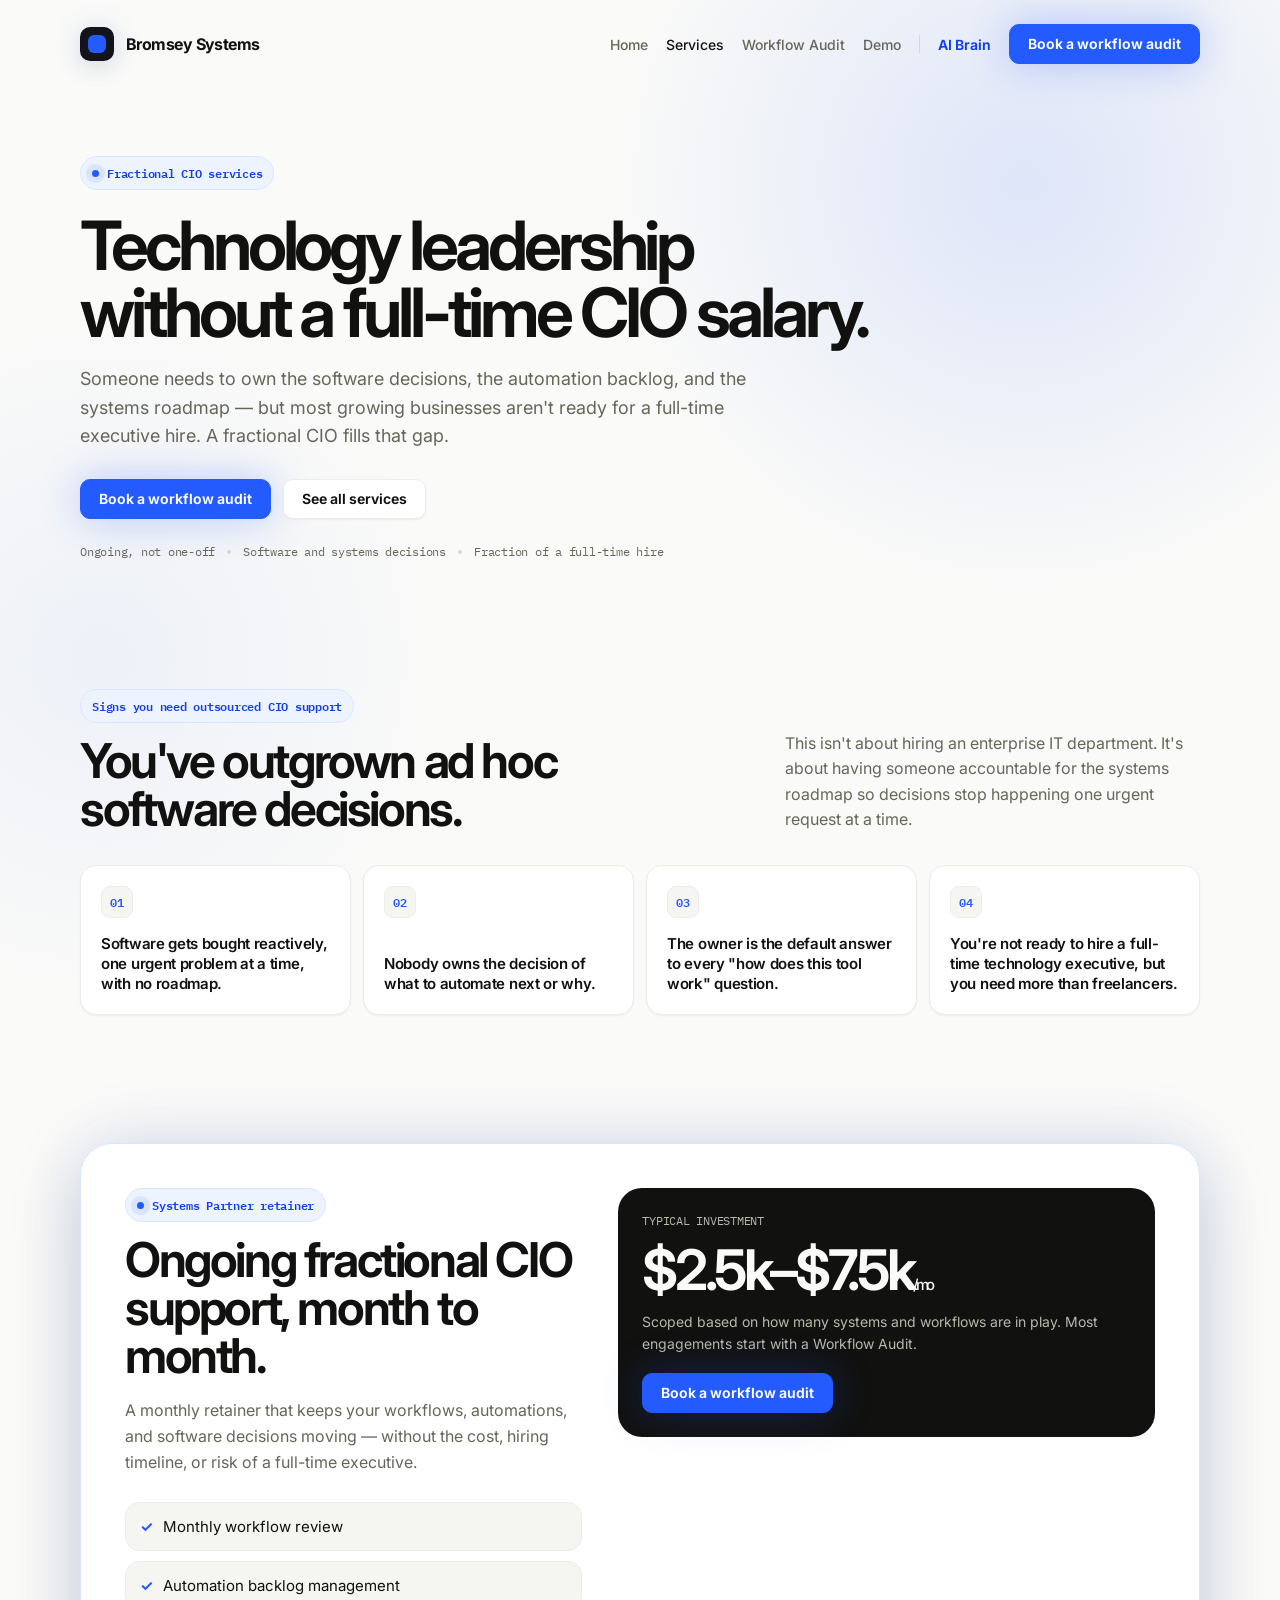
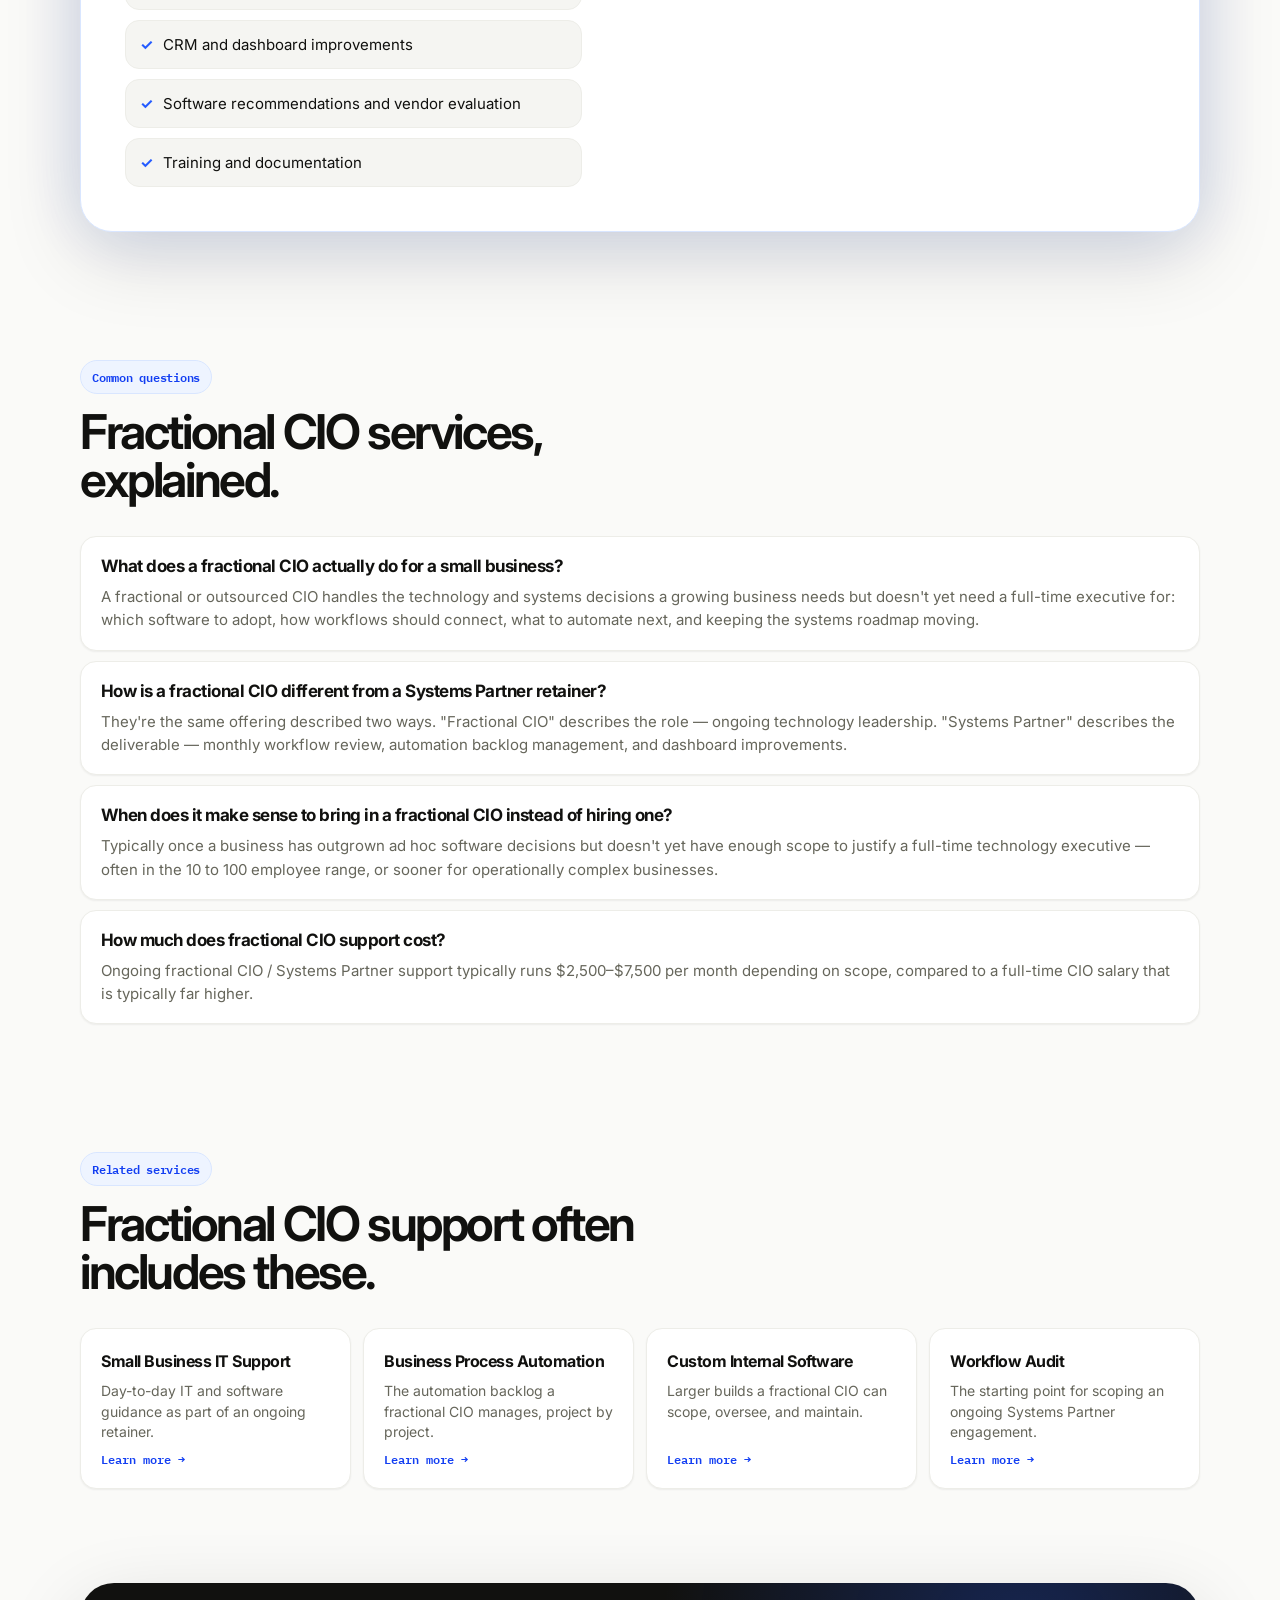
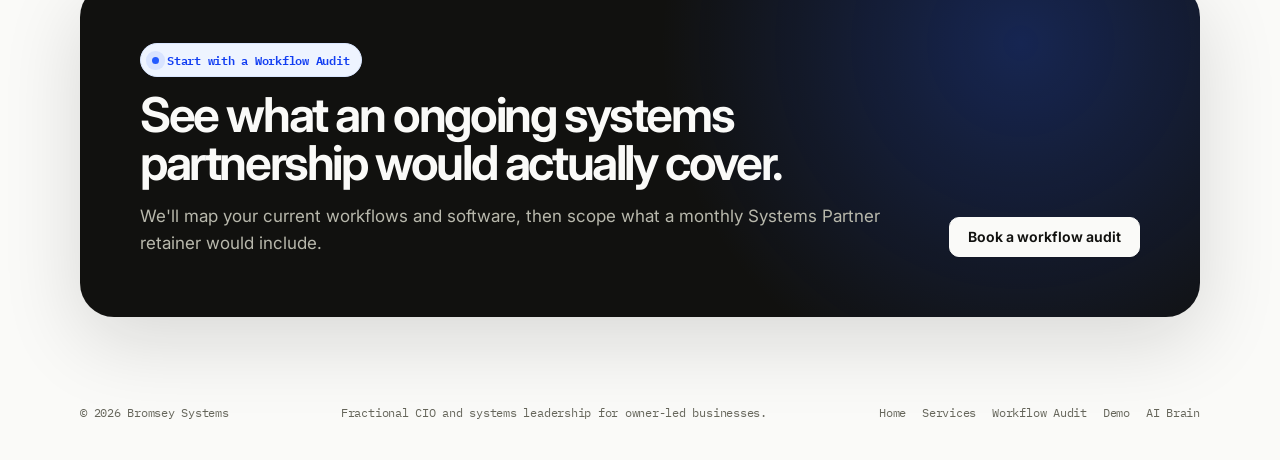
<file: services/fractional-cio.html>
<!DOCTYPE html>
<html lang="en">
<head>
  <meta charset="UTF-8" />
  <meta name="viewport" content="width=device-width, initial-scale=1.0" />
  <link rel="icon" href="/favicon.svg" type="image/svg+xml">
  <link rel="icon" href="/favicon.ico" sizes="any">
  <link rel="apple-touch-icon" href="/apple-touch-icon.png">
  <title>Fractional CIO Services for Small Business | Bromsey Systems</title>
  <meta name="description" content="Outsourced CIO support for owner-led businesses. Get ongoing technology and systems leadership — software decisions, automation backlog, dashboards — without a full-time hire." />
  <link rel="canonical" href="https://bromseysystems.com/services/fractional-cio.html" />
  <meta property="og:type" content="website" />
  <meta property="og:site_name" content="Bromsey Systems" />
  <meta property="og:title" content="Fractional CIO Services for Small Business | Bromsey Systems" />
  <meta property="og:description" content="Outsourced CIO support for owner-led businesses. Ongoing technology and systems leadership without a full-time hire." />
  <meta property="og:url" content="https://bromseysystems.com/services/fractional-cio.html" />
  <meta property="og:image" content="https://bromseysystems.com/assets/og-default.png" />
  <meta name="twitter:card" content="summary_large_image" />
  <meta name="twitter:title" content="Fractional CIO Services for Small Business | Bromsey Systems" />
  <meta name="twitter:description" content="Outsourced CIO support for owner-led businesses. Ongoing technology and systems leadership without a full-time hire." />
  <meta name="twitter:image" content="https://bromseysystems.com/assets/og-default.png" />
  <link rel="preconnect" href="https://fonts.googleapis.com">
  <link rel="preconnect" href="https://fonts.gstatic.com" crossorigin>
  <link href="https://fonts.googleapis.com/css2?family=IBM+Plex+Mono:wght@400;500;600&family=Inter:wght@400;500;600;650;700&display=swap" rel="stylesheet">
  <link rel="stylesheet" href="/assets/reveal.css">
  <link rel="stylesheet" href="/assets/service.css">
  <script type="application/ld+json">
  {
    "@context": "https://schema.org",
    "@type": "FAQPage",
    "mainEntity": [
      {
        "@type": "Question",
        "name": "What does a fractional CIO actually do for a small business?",
        "acceptedAnswer": { "@type": "Answer", "text": "A fractional or outsourced CIO handles the technology and systems decisions a growing business needs but doesn't yet need a full-time executive for: which software to adopt, how workflows should connect, what to automate next, and keeping the systems roadmap moving." }
      },
      {
        "@type": "Question",
        "name": "How is a fractional CIO different from a Systems Partner retainer?",
        "acceptedAnswer": { "@type": "Answer", "text": "They're the same offering described two ways. \"Fractional CIO\" describes the role — ongoing technology leadership. \"Systems Partner\" describes the deliverable — monthly workflow review, automation backlog management, and dashboard improvements." }
      },
      {
        "@type": "Question",
        "name": "When does it make sense to bring in a fractional CIO instead of hiring one?",
        "acceptedAnswer": { "@type": "Answer", "text": "Typically once a business has outgrown ad hoc software decisions but doesn't yet have enough scope to justify a full-time technology executive — often in the 10 to 100 employee range, or sooner for operationally complex businesses." }
      },
      {
        "@type": "Question",
        "name": "How much does fractional CIO support cost?",
        "acceptedAnswer": { "@type": "Answer", "text": "Ongoing fractional CIO / Systems Partner support typically runs $2,500–$7,500 per month depending on scope, compared to a full-time CIO salary that is typically far higher." }
      }
    ]
  }
  </script>
</head>
<body>
  <div class="container">
    <nav class="nav">
      <a class="logo" href="/index.html">
        <span class="logo-mark" aria-hidden="true"></span>
        <span>Bromsey Systems</span>
      </a>
      <button class="nav-toggle" id="navToggle" type="button" aria-label="Toggle menu" aria-expanded="false" aria-controls="navActions">
        <span class="nav-toggle-bar"></span>
        <span class="nav-toggle-bar"></span>
        <span class="nav-toggle-bar"></span>
      </button>
      <div class="nav-actions" id="navActions">
        <a href="/index.html">Home</a>
        <a href="/services/" class="current">Services</a>
        <a href="/workflow-audit.html">Workflow Audit</a>
        <a href="/demo.html">Demo</a>
        <span class="nav-divider" aria-hidden="true"></span>
        <a href="/ai-brain.html" class="nav-brain">AI Brain</a>
        <a class="button button-primary" href="/book-audit.html">Book a workflow audit</a>
      </div>
    </nav>

    <main>
      <section class="hero reveal">
        <span class="badge"><span class="pulse"></span> Fractional CIO services</span>
        <h1>Technology leadership without a full-time CIO salary.</h1>
        <p class="hero-copy">
          Someone needs to own the software decisions, the automation backlog, and the systems roadmap — but most growing businesses aren't ready for a full-time executive hire. A fractional CIO fills that gap.
        </p>
        <div class="hero-actions">
          <a class="button button-primary" href="/book-audit.html">Book a workflow audit</a>
          <a class="button button-secondary" href="/services/">See all services</a>
        </div>
        <div class="trust">
          <span>Ongoing, not one-off</span>
          <span class="dot"></span>
          <span>Software and systems decisions</span>
          <span class="dot"></span>
          <span>Fraction of a full-time hire</span>
        </div>
      </section>

      <section id="problem">
        <div class="section-head reveal">
          <div>
            <span class="badge">Signs you need outsourced CIO support</span>
            <h2>You've outgrown ad hoc software decisions.</h2>
          </div>
          <p>
            This isn't about hiring an enterprise IT department. It's about having someone accountable for the systems roadmap so decisions stop happening one urgent request at a time.
          </p>
        </div>

        <div class="pain-grid reveal-group">
          <div class="pain-card reveal-item">
            <span class="icon">01</span>
            <p>Software gets bought reactively, one urgent problem at a time, with no roadmap.</p>
          </div>
          <div class="pain-card reveal-item">
            <span class="icon">02</span>
            <p>Nobody owns the decision of what to automate next or why.</p>
          </div>
          <div class="pain-card reveal-item">
            <span class="icon">03</span>
            <p>The owner is the default answer to every "how does this tool work" question.</p>
          </div>
          <div class="pain-card reveal-item">
            <span class="icon">04</span>
            <p>You're not ready to hire a full-time technology executive, but you need more than freelancers.</p>
          </div>
        </div>
      </section>

      <section id="offer">
        <div class="offer-card reveal">
          <div>
            <span class="badge"><span class="pulse"></span> Systems Partner retainer</span>
            <h2>Ongoing fractional CIO support, month to month.</h2>
            <p class="offer-copy">
              A monthly retainer that keeps your workflows, automations, and software decisions moving — without the cost, hiring timeline, or risk of a full-time executive.
            </p>
            <div class="deliverables">
              <div class="deliverable"><span class="check">✓</span><span>Monthly workflow review</span></div>
              <div class="deliverable"><span class="check">✓</span><span>Automation backlog management</span></div>
              <div class="deliverable"><span class="check">✓</span><span>CRM and dashboard improvements</span></div>
              <div class="deliverable"><span class="check">✓</span><span>Software recommendations and vendor evaluation</span></div>
              <div class="deliverable"><span class="check">✓</span><span>Training and documentation</span></div>
            </div>
          </div>

          <aside class="price-box">
            <div class="mono">Typical investment</div>
            <div class="price">$2.5k–$7.5k<span style="font-size: 15px; font-weight: 500;">/mo</span></div>
            <p>
              Scoped based on how many systems and workflows are in play. Most engagements start with a Workflow Audit.
            </p>
            <a class="button button-primary" href="/book-audit.html">Book a workflow audit</a>
          </aside>
        </div>
      </section>

      <section id="faq">
        <div class="section-head reveal">
          <div>
            <span class="badge">Common questions</span>
            <h2>Fractional CIO services, explained.</h2>
          </div>
        </div>

        <div class="faq-list reveal-group">
          <div class="faq-item reveal-item">
            <h3>What does a fractional CIO actually do for a small business?</h3>
            <p>A fractional or outsourced CIO handles the technology and systems decisions a growing business needs but doesn't yet need a full-time executive for: which software to adopt, how workflows should connect, what to automate next, and keeping the systems roadmap moving.</p>
          </div>
          <div class="faq-item reveal-item">
            <h3>How is a fractional CIO different from a Systems Partner retainer?</h3>
            <p>They're the same offering described two ways. "Fractional CIO" describes the role — ongoing technology leadership. "Systems Partner" describes the deliverable — monthly workflow review, automation backlog management, and dashboard improvements.</p>
          </div>
          <div class="faq-item reveal-item">
            <h3>When does it make sense to bring in a fractional CIO instead of hiring one?</h3>
            <p>Typically once a business has outgrown ad hoc software decisions but doesn't yet have enough scope to justify a full-time technology executive — often in the 10 to 100 employee range, or sooner for operationally complex businesses.</p>
          </div>
          <div class="faq-item reveal-item">
            <h3>How much does fractional CIO support cost?</h3>
            <p>Ongoing fractional CIO / Systems Partner support typically runs $2,500–$7,500 per month depending on scope, compared to a full-time CIO salary that is typically far higher.</p>
          </div>
        </div>
      </section>

      <section id="related">
        <div class="section-head reveal">
          <div>
            <span class="badge">Related services</span>
            <h2>Fractional CIO support often includes these.</h2>
          </div>
        </div>

        <div class="related-grid reveal-group">
          <a class="related-card reveal-item" href="/services/it-support-small-business.html">
            <h3>Small Business IT Support</h3>
            <p>Day-to-day IT and software guidance as part of an ongoing retainer.</p>
            <span class="link">Learn more →</span>
          </a>
          <a class="related-card reveal-item" href="/services/business-process-automation.html">
            <h3>Business Process Automation</h3>
            <p>The automation backlog a fractional CIO manages, project by project.</p>
            <span class="link">Learn more →</span>
          </a>
          <a class="related-card reveal-item" href="/services/custom-software.html">
            <h3>Custom Internal Software</h3>
            <p>Larger builds a fractional CIO can scope, oversee, and maintain.</p>
            <span class="link">Learn more →</span>
          </a>
          <a class="related-card reveal-item" href="/workflow-audit.html">
            <h3>Workflow Audit</h3>
            <p>The starting point for scoping an ongoing Systems Partner engagement.</p>
            <span class="link">Learn more →</span>
          </a>
        </div>
      </section>

      <section class="cta reveal">
        <div>
          <span class="badge"><span class="pulse"></span> Start with a Workflow Audit</span>
          <h2>See what an ongoing systems partnership would actually cover.</h2>
          <p>
            We'll map your current workflows and software, then scope what a monthly Systems Partner retainer would include.
          </p>
        </div>
        <a class="button button-secondary" href="/book-audit.html">Book a workflow audit</a>
      </section>
    </main>

    <footer>
      <span>© 2026 Bromsey Systems</span>
      <span>Fractional CIO and systems leadership for owner-led businesses.</span>
      <span class="footer-links">
        <a href="/index.html">Home</a>
        <a href="/services/">Services</a>
        <a href="/workflow-audit.html">Workflow Audit</a>
        <a href="/demo.html">Demo</a>
        <a href="/ai-brain.html">AI Brain</a>
      </span>
    </footer>
  </div>

  <script src="/assets/reveal.js" defer></script>
  <script>
    const navToggle = document.getElementById("navToggle");
    const navActions = document.getElementById("navActions");

    navToggle.addEventListener("click", () => {
      const isOpen = navActions.classList.toggle("open");
      navToggle.classList.toggle("active", isOpen);
      navToggle.setAttribute("aria-expanded", String(isOpen));
    });

    navActions.querySelectorAll("a").forEach(link => {
      link.addEventListener("click", () => {
        navActions.classList.remove("open");
        navToggle.classList.remove("active");
        navToggle.setAttribute("aria-expanded", "false");
      });
    });
  </script>
</body>
</html>
</file>
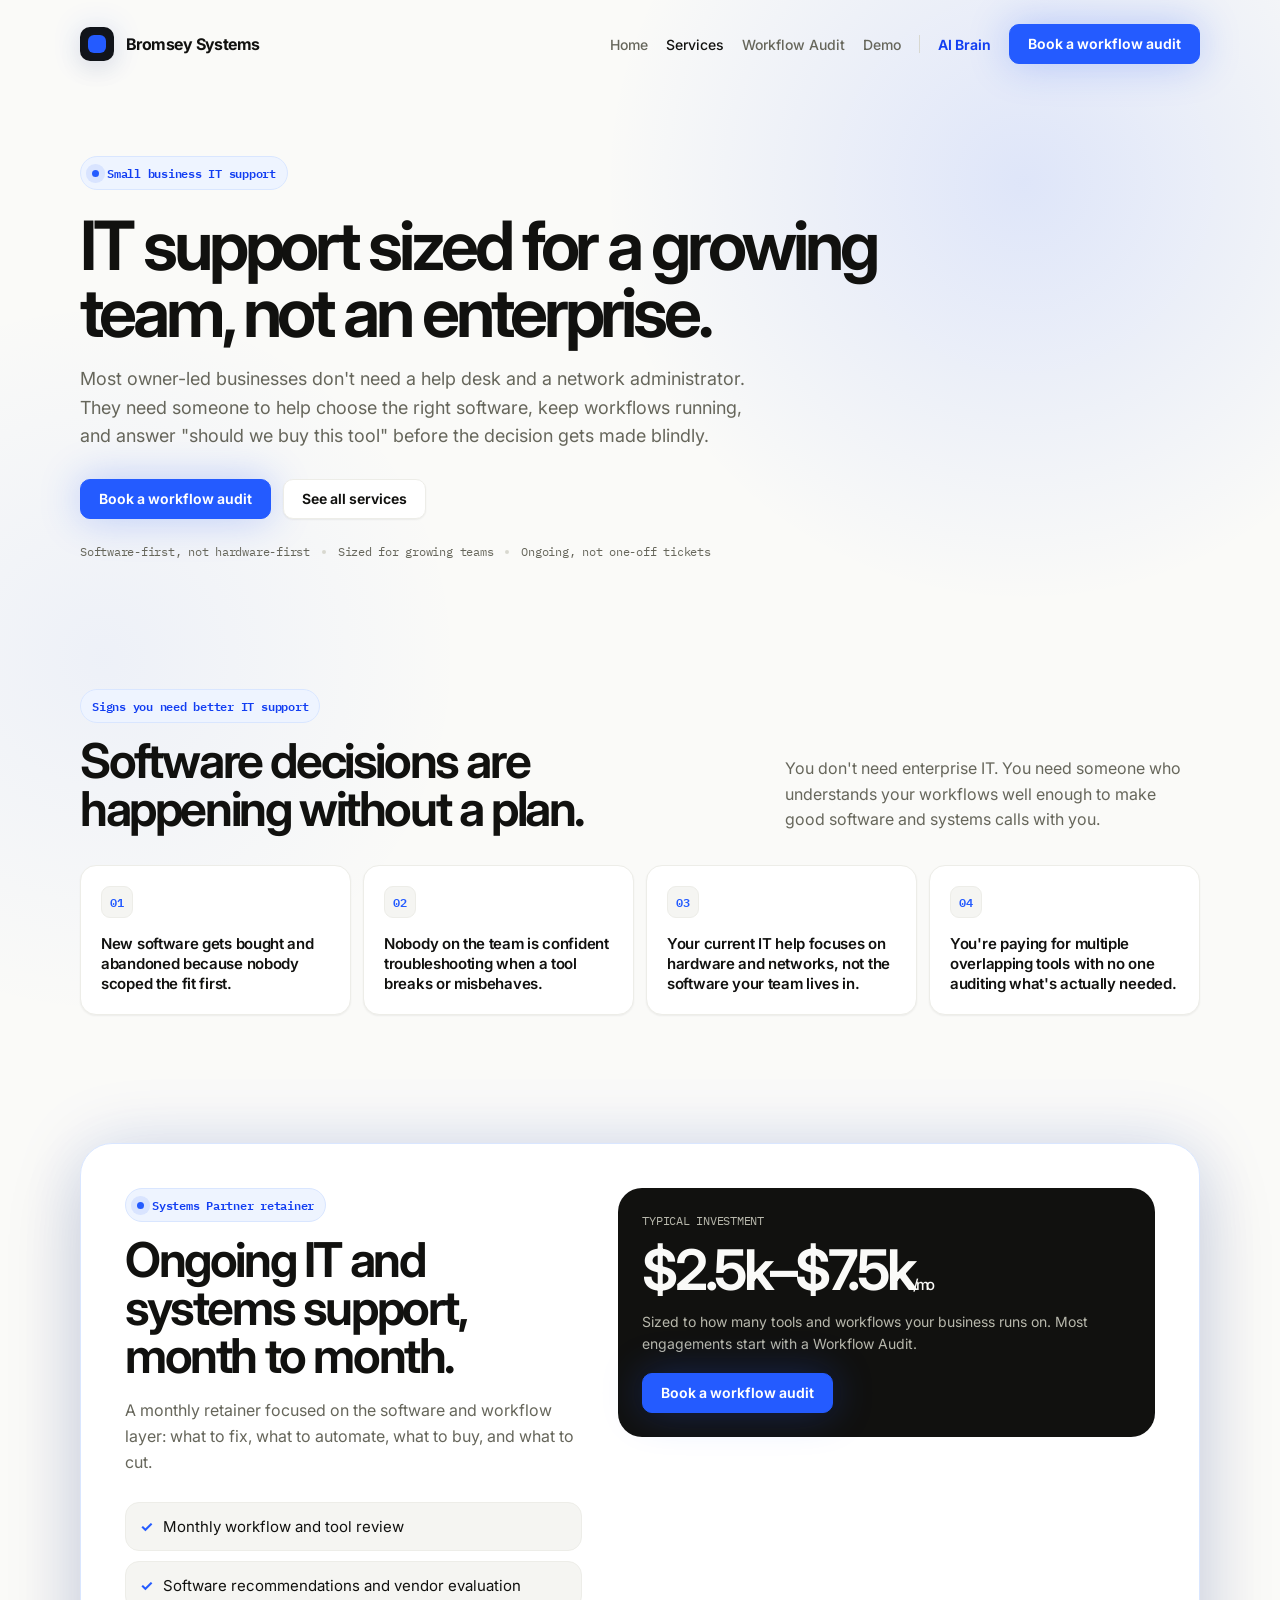
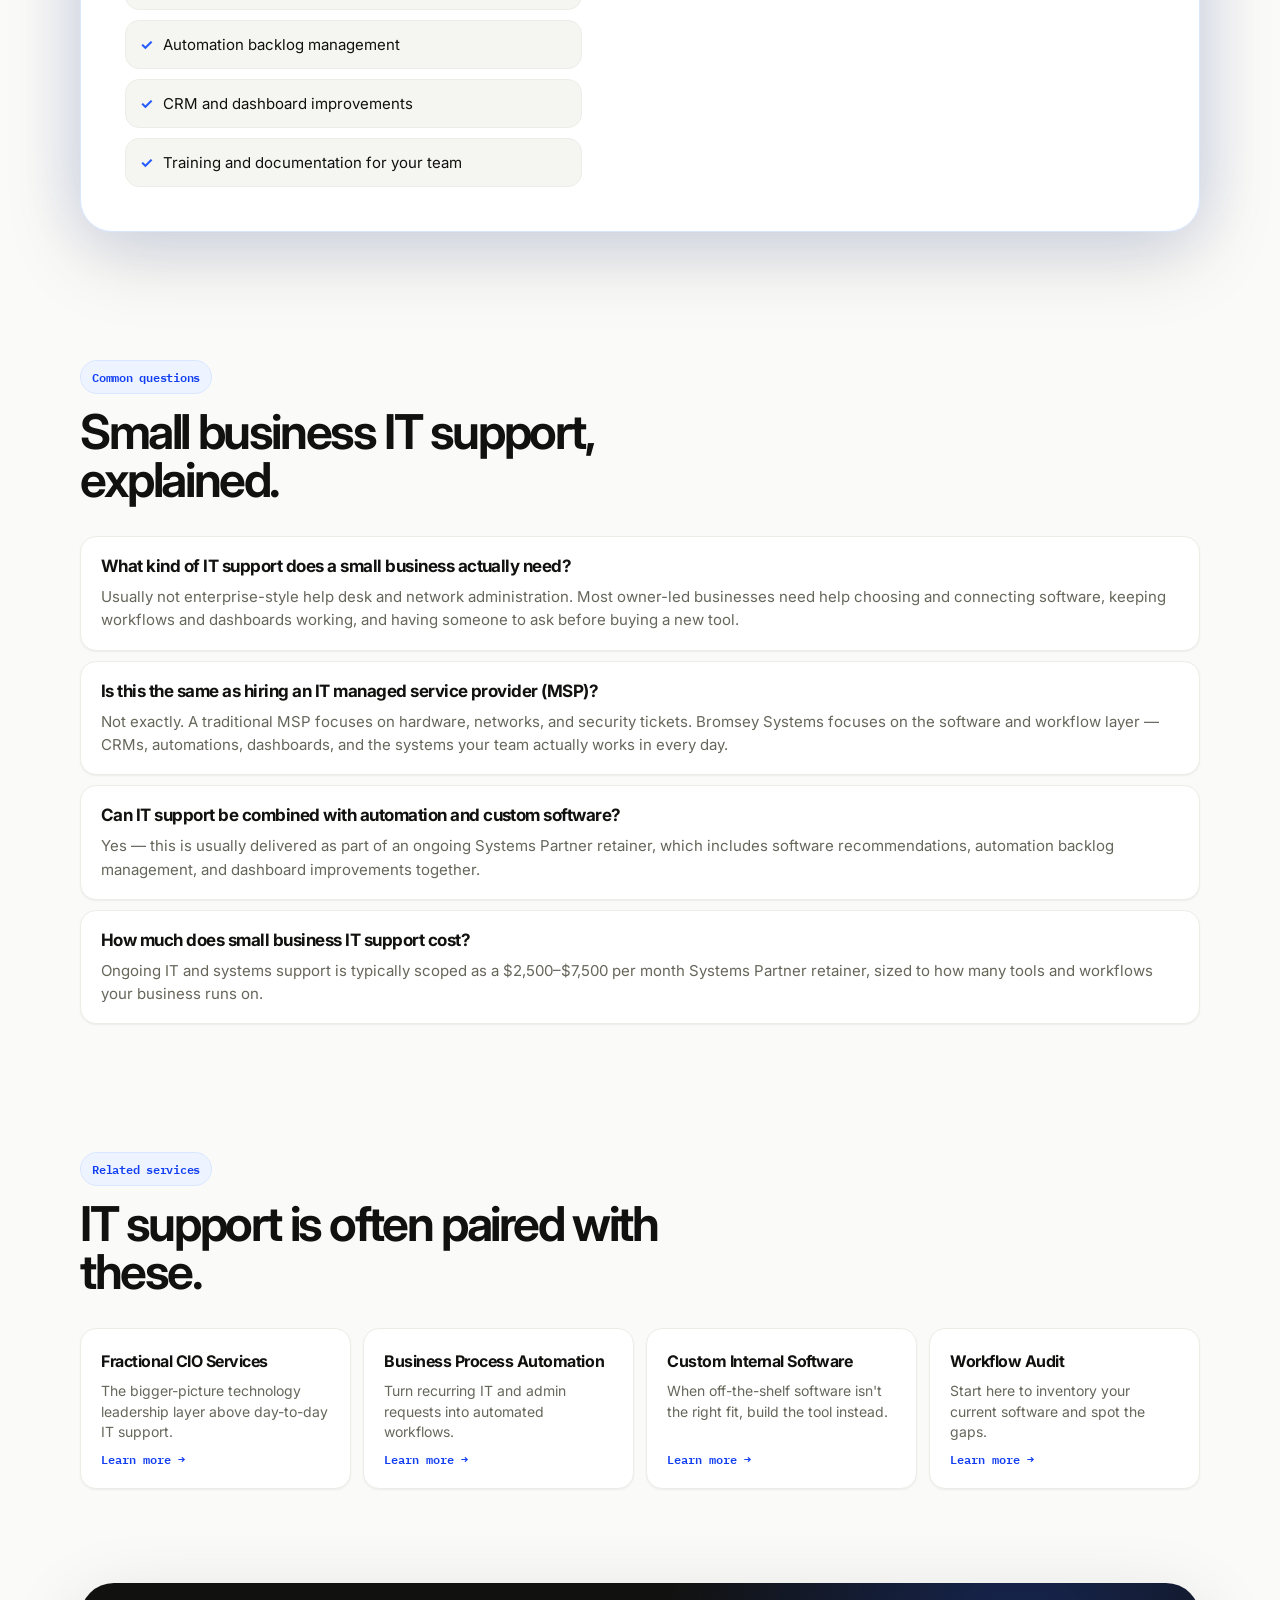
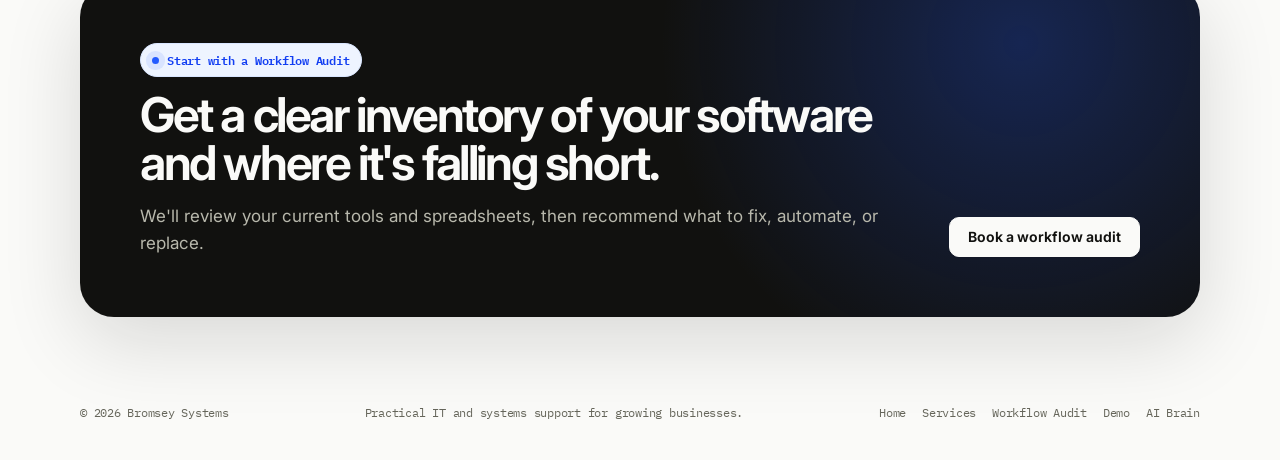
<file: services/it-support-small-business.html>
<!DOCTYPE html>
<html lang="en">
<head>
  <meta charset="UTF-8" />
  <meta name="viewport" content="width=device-width, initial-scale=1.0" />
  <link rel="icon" href="/favicon.svg" type="image/svg+xml">
  <link rel="icon" href="/favicon.ico" sizes="any">
  <link rel="apple-touch-icon" href="/apple-touch-icon.png">
  <title>IT Support for Small Business | Bromsey Systems</title>
  <meta name="description" content="Practical, ongoing IT support for growing businesses that need software guidance and systems help without a full-time CIO or an enterprise IT department." />
  <link rel="canonical" href="https://bromseysystems.com/services/it-support-small-business.html" />
  <meta property="og:type" content="website" />
  <meta property="og:site_name" content="Bromsey Systems" />
  <meta property="og:title" content="IT Support for Small Business | Bromsey Systems" />
  <meta property="og:description" content="Practical, ongoing IT support for growing businesses that need software guidance and systems help without a full-time CIO or an enterprise IT department." />
  <meta property="og:url" content="https://bromseysystems.com/services/it-support-small-business.html" />
  <meta property="og:image" content="https://bromseysystems.com/assets/og-default.png" />
  <meta name="twitter:card" content="summary_large_image" />
  <meta name="twitter:title" content="IT Support for Small Business | Bromsey Systems" />
  <meta name="twitter:description" content="Practical, ongoing IT support for growing businesses that need software guidance and systems help without a full-time CIO or an enterprise IT department." />
  <meta name="twitter:image" content="https://bromseysystems.com/assets/og-default.png" />
  <link rel="preconnect" href="https://fonts.googleapis.com">
  <link rel="preconnect" href="https://fonts.gstatic.com" crossorigin>
  <link href="https://fonts.googleapis.com/css2?family=IBM+Plex+Mono:wght@400;500;600&family=Inter:wght@400;500;600;650;700&display=swap" rel="stylesheet">
  <link rel="stylesheet" href="/assets/reveal.css">
  <link rel="stylesheet" href="/assets/service.css">
  <script type="application/ld+json">
  {
    "@context": "https://schema.org",
    "@type": "FAQPage",
    "mainEntity": [
      {
        "@type": "Question",
        "name": "What kind of IT support does a small business actually need?",
        "acceptedAnswer": { "@type": "Answer", "text": "Usually not enterprise-style help desk and network administration. Most owner-led businesses need help choosing and connecting software, keeping workflows and dashboards working, and having someone to ask before buying a new tool." }
      },
      {
        "@type": "Question",
        "name": "Is this the same as hiring an IT managed service provider (MSP)?",
        "acceptedAnswer": { "@type": "Answer", "text": "Not exactly. A traditional MSP focuses on hardware, networks, and security tickets. Bromsey Systems focuses on the software and workflow layer — CRMs, automations, dashboards, and the systems your team actually works in every day." }
      },
      {
        "@type": "Question",
        "name": "Can IT support be combined with automation and custom software?",
        "acceptedAnswer": { "@type": "Answer", "text": "Yes — this is usually delivered as part of an ongoing Systems Partner retainer, which includes software recommendations, automation backlog management, and dashboard improvements together." }
      },
      {
        "@type": "Question",
        "name": "How much does small business IT support cost?",
        "acceptedAnswer": { "@type": "Answer", "text": "Ongoing IT and systems support is typically scoped as a $2,500–$7,500 per month Systems Partner retainer, sized to how many tools and workflows your business runs on." }
      }
    ]
  }
  </script>
</head>
<body>
  <div class="container">
    <nav class="nav">
      <a class="logo" href="/index.html">
        <span class="logo-mark" aria-hidden="true"></span>
        <span>Bromsey Systems</span>
      </a>
      <button class="nav-toggle" id="navToggle" type="button" aria-label="Toggle menu" aria-expanded="false" aria-controls="navActions">
        <span class="nav-toggle-bar"></span>
        <span class="nav-toggle-bar"></span>
        <span class="nav-toggle-bar"></span>
      </button>
      <div class="nav-actions" id="navActions">
        <a href="/index.html">Home</a>
        <a href="/services/" class="current">Services</a>
        <a href="/workflow-audit.html">Workflow Audit</a>
        <a href="/demo.html">Demo</a>
        <span class="nav-divider" aria-hidden="true"></span>
        <a href="/ai-brain.html" class="nav-brain">AI Brain</a>
        <a class="button button-primary" href="/book-audit.html">Book a workflow audit</a>
      </div>
    </nav>

    <main>
      <section class="hero reveal">
        <span class="badge"><span class="pulse"></span> Small business IT support</span>
        <h1>IT support sized for a growing team, not an enterprise.</h1>
        <p class="hero-copy">
          Most owner-led businesses don't need a help desk and a network administrator. They need someone to help choose the right software, keep workflows running, and answer "should we buy this tool" before the decision gets made blindly.
        </p>
        <div class="hero-actions">
          <a class="button button-primary" href="/book-audit.html">Book a workflow audit</a>
          <a class="button button-secondary" href="/services/">See all services</a>
        </div>
        <div class="trust">
          <span>Software-first, not hardware-first</span>
          <span class="dot"></span>
          <span>Sized for growing teams</span>
          <span class="dot"></span>
          <span>Ongoing, not one-off tickets</span>
        </div>
      </section>

      <section id="problem">
        <div class="section-head reveal">
          <div>
            <span class="badge">Signs you need better IT support</span>
            <h2>Software decisions are happening without a plan.</h2>
          </div>
          <p>
            You don't need enterprise IT. You need someone who understands your workflows well enough to make good software and systems calls with you.
          </p>
        </div>

        <div class="pain-grid reveal-group">
          <div class="pain-card reveal-item">
            <span class="icon">01</span>
            <p>New software gets bought and abandoned because nobody scoped the fit first.</p>
          </div>
          <div class="pain-card reveal-item">
            <span class="icon">02</span>
            <p>Nobody on the team is confident troubleshooting when a tool breaks or misbehaves.</p>
          </div>
          <div class="pain-card reveal-item">
            <span class="icon">03</span>
            <p>Your current IT help focuses on hardware and networks, not the software your team lives in.</p>
          </div>
          <div class="pain-card reveal-item">
            <span class="icon">04</span>
            <p>You're paying for multiple overlapping tools with no one auditing what's actually needed.</p>
          </div>
        </div>
      </section>

      <section id="offer">
        <div class="offer-card reveal">
          <div>
            <span class="badge"><span class="pulse"></span> Systems Partner retainer</span>
            <h2>Ongoing IT and systems support, month to month.</h2>
            <p class="offer-copy">
              A monthly retainer focused on the software and workflow layer: what to fix, what to automate, what to buy, and what to cut.
            </p>
            <div class="deliverables">
              <div class="deliverable"><span class="check">✓</span><span>Monthly workflow and tool review</span></div>
              <div class="deliverable"><span class="check">✓</span><span>Software recommendations and vendor evaluation</span></div>
              <div class="deliverable"><span class="check">✓</span><span>Automation backlog management</span></div>
              <div class="deliverable"><span class="check">✓</span><span>CRM and dashboard improvements</span></div>
              <div class="deliverable"><span class="check">✓</span><span>Training and documentation for your team</span></div>
            </div>
          </div>

          <aside class="price-box">
            <div class="mono">Typical investment</div>
            <div class="price">$2.5k–$7.5k<span style="font-size: 15px; font-weight: 500;">/mo</span></div>
            <p>
              Sized to how many tools and workflows your business runs on. Most engagements start with a Workflow Audit.
            </p>
            <a class="button button-primary" href="/book-audit.html">Book a workflow audit</a>
          </aside>
        </div>
      </section>

      <section id="faq">
        <div class="section-head reveal">
          <div>
            <span class="badge">Common questions</span>
            <h2>Small business IT support, explained.</h2>
          </div>
        </div>

        <div class="faq-list reveal-group">
          <div class="faq-item reveal-item">
            <h3>What kind of IT support does a small business actually need?</h3>
            <p>Usually not enterprise-style help desk and network administration. Most owner-led businesses need help choosing and connecting software, keeping workflows and dashboards working, and having someone to ask before buying a new tool.</p>
          </div>
          <div class="faq-item reveal-item">
            <h3>Is this the same as hiring an IT managed service provider (MSP)?</h3>
            <p>Not exactly. A traditional MSP focuses on hardware, networks, and security tickets. Bromsey Systems focuses on the software and workflow layer — CRMs, automations, dashboards, and the systems your team actually works in every day.</p>
          </div>
          <div class="faq-item reveal-item">
            <h3>Can IT support be combined with automation and custom software?</h3>
            <p>Yes — this is usually delivered as part of an ongoing Systems Partner retainer, which includes software recommendations, automation backlog management, and dashboard improvements together.</p>
          </div>
          <div class="faq-item reveal-item">
            <h3>How much does small business IT support cost?</h3>
            <p>Ongoing IT and systems support is typically scoped as a $2,500–$7,500 per month Systems Partner retainer, sized to how many tools and workflows your business runs on.</p>
          </div>
        </div>
      </section>

      <section id="related">
        <div class="section-head reveal">
          <div>
            <span class="badge">Related services</span>
            <h2>IT support is often paired with these.</h2>
          </div>
        </div>

        <div class="related-grid reveal-group">
          <a class="related-card reveal-item" href="/services/fractional-cio.html">
            <h3>Fractional CIO Services</h3>
            <p>The bigger-picture technology leadership layer above day-to-day IT support.</p>
            <span class="link">Learn more →</span>
          </a>
          <a class="related-card reveal-item" href="/services/business-process-automation.html">
            <h3>Business Process Automation</h3>
            <p>Turn recurring IT and admin requests into automated workflows.</p>
            <span class="link">Learn more →</span>
          </a>
          <a class="related-card reveal-item" href="/services/custom-software.html">
            <h3>Custom Internal Software</h3>
            <p>When off-the-shelf software isn't the right fit, build the tool instead.</p>
            <span class="link">Learn more →</span>
          </a>
          <a class="related-card reveal-item" href="/workflow-audit.html">
            <h3>Workflow Audit</h3>
            <p>Start here to inventory your current software and spot the gaps.</p>
            <span class="link">Learn more →</span>
          </a>
        </div>
      </section>

      <section class="cta reveal">
        <div>
          <span class="badge"><span class="pulse"></span> Start with a Workflow Audit</span>
          <h2>Get a clear inventory of your software and where it's falling short.</h2>
          <p>
            We'll review your current tools and spreadsheets, then recommend what to fix, automate, or replace.
          </p>
        </div>
        <a class="button button-secondary" href="/book-audit.html">Book a workflow audit</a>
      </section>
    </main>

    <footer>
      <span>© 2026 Bromsey Systems</span>
      <span>Practical IT and systems support for growing businesses.</span>
      <span class="footer-links">
        <a href="/index.html">Home</a>
        <a href="/services/">Services</a>
        <a href="/workflow-audit.html">Workflow Audit</a>
        <a href="/demo.html">Demo</a>
        <a href="/ai-brain.html">AI Brain</a>
      </span>
    </footer>
  </div>

  <script src="/assets/reveal.js" defer></script>
  <script>
    const navToggle = document.getElementById("navToggle");
    const navActions = document.getElementById("navActions");

    navToggle.addEventListener("click", () => {
      const isOpen = navActions.classList.toggle("open");
      navToggle.classList.toggle("active", isOpen);
      navToggle.setAttribute("aria-expanded", String(isOpen));
    });

    navActions.querySelectorAll("a").forEach(link => {
      link.addEventListener("click", () => {
        navActions.classList.remove("open");
        navToggle.classList.remove("active");
        navToggle.setAttribute("aria-expanded", "false");
      });
    });
  </script>
</body>
</html>
</file>
<file: assets/reveal.css>
.reveal {
  opacity: 0;
  transform: translateY(22px);
  transition: opacity 640ms cubic-bezier(0.16, 1, 0.3, 1), transform 640ms cubic-bezier(0.16, 1, 0.3, 1);
  will-change: opacity, transform;
}

.reveal.in-view {
  opacity: 1;
  transform: translateY(0);
}

.reveal-group.in-view .reveal-item {
  opacity: 1;
  transform: translateY(0);
}

.reveal-item {
  opacity: 0;
  transform: translateY(18px);
  transition: opacity 560ms cubic-bezier(0.16, 1, 0.3, 1), transform 560ms cubic-bezier(0.16, 1, 0.3, 1);
}

.reveal-group.in-view .reveal-item:nth-child(1) { transition-delay: 0ms; }
.reveal-group.in-view .reveal-item:nth-child(2) { transition-delay: 60ms; }
.reveal-group.in-view .reveal-item:nth-child(3) { transition-delay: 120ms; }
.reveal-group.in-view .reveal-item:nth-child(4) { transition-delay: 180ms; }
.reveal-group.in-view .reveal-item:nth-child(5) { transition-delay: 240ms; }
.reveal-group.in-view .reveal-item:nth-child(6) { transition-delay: 300ms; }
.reveal-group.in-view .reveal-item:nth-child(7) { transition-delay: 360ms; }
.reveal-group.in-view .reveal-item:nth-child(8) { transition-delay: 420ms; }

@media (prefers-reduced-motion: reduce) {
  .reveal,
  .reveal-item {
    opacity: 1;
    transform: none;
    transition: none;
  }
}
</file>
<file: assets/service.css>
:root {
  --background: #FAFAF8;
  --surface: #FFFFFF;
  --surface-2: #F5F5F2;
  --text: #11110F;
  --muted: #66665B;
  --muted-2: #8C8C80;
  --border: #EDEDE8;
  --border-strong: #D8D8D0;
  --brand: #245BFF;
  --brand-hover: #123EF2;
  --brand-soft: #EEF4FF;
  --brand-border: #D9E6FF;
  --success: #17B26A;
  --font-sans: "Inter", "Helvetica Neue", Arial, sans-serif;
  --font-mono: "IBM Plex Mono", "SFMono-Regular", Consolas, monospace;
  --radius-sm: 6px;
  --radius-md: 10px;
  --radius-lg: 16px;
  --radius-xl: 24px;
  --radius-full: 999px;
  --shadow-sm: 0 1px 2px rgba(17, 17, 15, 0.06);
  --shadow-md: 0 8px 24px rgba(17, 17, 15, 0.08);
  --shadow-lg: 0 24px 80px rgba(17, 17, 15, 0.14);
}

* { box-sizing: border-box; }

html { scroll-behavior: smooth; }

body {
  margin: 0;
  font-family: var(--font-sans);
  color: var(--text);
  background:
    radial-gradient(circle at 80% 5%, rgba(36, 91, 255, 0.13), transparent 420px),
    radial-gradient(circle at 8% 18%, rgba(36, 91, 255, 0.06), transparent 360px),
    var(--background);
  line-height: 1.5;
}

a { color: inherit; text-decoration: none; }

.container {
  width: min(1120px, calc(100% - 40px));
  margin: 0 auto;
}

.nav {
  padding: 24px 0 16px;
  display: flex;
  justify-content: space-between;
  align-items: center;
  flex-wrap: wrap;
  row-gap: 10px;
  gap: 24px;
}

.logo {
  display: flex;
  align-items: center;
  gap: 12px;
  font-weight: 700;
  letter-spacing: -0.035em;
  white-space: nowrap;
}

.logo-mark {
  width: 34px;
  height: 34px;
  border-radius: 10px;
  background: var(--text);
  position: relative;
  box-shadow: var(--shadow-md);
  flex: 0 0 auto;
}

.logo-mark::after {
  content: "";
  position: absolute;
  inset: 8px;
  border-radius: 6px;
  background: var(--brand);
  box-shadow: 0 0 34px rgba(36, 91, 255, 0.45);
}

.nav-actions {
  display: flex;
  align-items: center;
  gap: 18px;
  color: var(--muted);
  font-size: 14px;
  font-weight: 500;
}

.nav-actions a:hover { color: var(--text); }
.nav-actions a.current { color: var(--text); }

.nav-divider {
  width: 1px;
  height: 18px;
  background: var(--border-strong);
  flex: 0 0 auto;
}

.nav-actions a.nav-brain {
  color: var(--brand-hover);
  font-weight: 650;
}

.nav-toggle {
  display: none;
  flex-direction: column;
  justify-content: center;
  align-items: center;
  gap: 5px;
  width: 38px;
  height: 38px;
  border-radius: var(--radius-md);
  border: 1px solid var(--border);
  background: var(--surface);
  cursor: pointer;
  padding: 0;
  margin-left: auto;
}

.nav-toggle-bar {
  display: block;
  width: 16px;
  height: 2px;
  background: var(--text);
  transition: transform 200ms ease, opacity 200ms ease;
}

.nav-toggle.active .nav-toggle-bar:nth-child(1) { transform: translateY(7px) rotate(45deg); }
.nav-toggle.active .nav-toggle-bar:nth-child(2) { opacity: 0; }
.nav-toggle.active .nav-toggle-bar:nth-child(3) { transform: translateY(-7px) rotate(-45deg); }

.button {
  display: inline-flex;
  align-items: center;
  justify-content: center;
  border-radius: var(--radius-md);
  padding: 12px 18px;
  font-weight: 650;
  font-size: 14px;
  line-height: 1;
  transition: transform 180ms ease, background 180ms ease, border-color 180ms ease, box-shadow 180ms ease;
  white-space: nowrap;
  border: 1px solid transparent;
}

.button-primary {
  background: var(--brand);
  color: white;
  border-color: var(--brand);
  box-shadow: 0 0 40px rgba(36, 91, 255, 0.28);
}

.button-primary:hover { background: var(--brand-hover); transform: translateY(-1px); }

.button-secondary {
  background: var(--surface);
  border-color: var(--border);
  color: var(--text);
  box-shadow: var(--shadow-sm);
}

.button-secondary:hover { border-color: var(--border-strong); transform: translateY(-1px); }

.badge {
  display: inline-flex;
  align-items: center;
  gap: 8px;
  border-radius: var(--radius-full);
  border: 1px solid var(--brand-border);
  background: var(--brand-soft);
  color: var(--brand-hover);
  padding: 7px 11px;
  font-family: var(--font-mono);
  font-size: 12px;
  font-weight: 600;
  letter-spacing: -0.02em;
  width: fit-content;
}

.pulse {
  width: 7px;
  height: 7px;
  border-radius: var(--radius-full);
  background: var(--brand);
  box-shadow: 0 0 0 6px rgba(36, 91, 255, 0.10);
  flex: 0 0 auto;
}

.hero {
  padding: 76px 0 64px;
  max-width: 800px;
}

h1 {
  margin: 22px 0 20px;
  font-size: clamp(42px, 6vw, 68px);
  line-height: 0.98;
  letter-spacing: -0.06em;
  font-weight: 650;
}

.hero-copy {
  margin: 0 0 28px;
  max-width: 680px;
  color: var(--muted);
  font-size: 18px;
  line-height: 1.58;
}

.hero-actions {
  display: flex;
  gap: 12px;
  flex-wrap: wrap;
  margin-bottom: 24px;
}

.trust {
  display: flex;
  flex-wrap: wrap;
  align-items: center;
  gap: 12px;
  color: var(--muted);
  font-family: var(--font-mono);
  font-size: 12px;
  letter-spacing: -0.02em;
}

.dot {
  width: 4px;
  height: 4px;
  background: var(--border-strong);
  border-radius: var(--radius-full);
}

section { padding: 64px 0; }

.section-head {
  display: grid;
  grid-template-columns: 0.92fr 0.58fr;
  gap: 48px;
  align-items: end;
  margin-bottom: 32px;
}

h2 {
  margin: 14px 0 0;
  font-size: clamp(32px, 4.4vw, 48px);
  line-height: 1;
  letter-spacing: -0.05em;
  font-weight: 650;
}

.section-head p {
  margin: 0;
  color: var(--muted);
  font-size: 16px;
  line-height: 1.6;
}

.pain-grid {
  display: grid;
  grid-template-columns: repeat(4, 1fr);
  gap: 12px;
}

.pain-card {
  background: var(--surface);
  border: 1px solid var(--border);
  border-radius: var(--radius-lg);
  box-shadow: var(--shadow-sm);
  padding: 20px;
  min-height: 140px;
  display: flex;
  flex-direction: column;
  justify-content: space-between;
  gap: 16px;
}

.pain-card .icon {
  width: 32px;
  height: 32px;
  display: grid;
  place-items: center;
  border-radius: 9px;
  border: 1px solid var(--border);
  background: var(--surface-2);
  color: var(--brand);
  font-family: var(--font-mono);
  font-size: 12px;
  font-weight: 600;
}

.pain-card p {
  margin: 0;
  font-size: 15px;
  line-height: 1.35;
  font-weight: 600;
  letter-spacing: -0.02em;
}

.offer-card {
  background: var(--surface);
  border: 1px solid var(--brand-border);
  border-radius: 32px;
  box-shadow: var(--shadow-lg), 0 0 70px rgba(36, 91, 255, 0.13);
  padding: clamp(26px, 5vw, 44px);
  display: grid;
  grid-template-columns: 0.92fr 1.08fr;
  gap: 36px;
  align-items: start;
}

.offer-card h2 { max-width: 560px; }

.offer-copy {
  color: var(--muted);
  font-size: 16px;
  line-height: 1.62;
  margin: 18px 0 26px;
}

.deliverables { display: grid; gap: 10px; }

.deliverable {
  display: flex;
  gap: 10px;
  align-items: flex-start;
  padding: 13px 14px;
  border: 1px solid var(--border);
  border-radius: 14px;
  background: var(--surface-2);
  color: var(--text);
  font-size: 15px;
  line-height: 1.4;
}

.check { color: var(--brand); font-weight: 700; flex: 0 0 auto; }

.price-box {
  background: var(--text);
  color: #FAFAF8;
  border-radius: 24px;
  padding: 24px;
}

.price-box .mono {
  font-family: var(--font-mono);
  font-size: 12px;
  color: #B8B8AC;
  letter-spacing: -0.02em;
  text-transform: uppercase;
}

.price {
  font-size: clamp(38px, 5vw, 56px);
  line-height: 0.95;
  letter-spacing: -0.06em;
  font-weight: 650;
  margin: 14px 0 14px;
}

.price-box p {
  color: #B8B8AC;
  margin: 0 0 18px;
  font-size: 14px;
  line-height: 1.55;
}

.faq-list { display: grid; gap: 10px; }

.faq-item {
  background: var(--surface);
  border: 1px solid var(--border);
  border-radius: var(--radius-lg);
  box-shadow: var(--shadow-sm);
  padding: 18px 20px;
}

.faq-item h3 {
  margin: 0 0 8px;
  font-size: 17px;
  letter-spacing: -0.03em;
  line-height: 1.3;
}

.faq-item p {
  margin: 0;
  color: var(--muted);
  font-size: 15px;
  line-height: 1.55;
}

.related-grid {
  display: grid;
  grid-template-columns: repeat(4, 1fr);
  gap: 12px;
}

.related-card {
  background: var(--surface);
  border: 1px solid var(--border);
  border-radius: var(--radius-lg);
  box-shadow: var(--shadow-sm);
  padding: 20px;
  display: flex;
  flex-direction: column;
  gap: 8px;
}

.related-card h3 {
  margin: 0;
  font-size: 16px;
  letter-spacing: -0.03em;
}

.related-card p {
  margin: 0;
  color: var(--muted);
  font-size: 14px;
  line-height: 1.45;
}

.related-card span.link {
  margin-top: auto;
  color: var(--brand-hover);
  font-family: var(--font-mono);
  font-size: 12px;
  font-weight: 600;
}

.cta {
  margin: 30px auto 86px;
  border-radius: 34px;
  background:
    radial-gradient(circle at 84% 18%, rgba(36, 91, 255, 0.28), transparent 360px),
    #11110F;
  color: #FAFAF8;
  padding: clamp(32px, 6vw, 60px);
  box-shadow: var(--shadow-lg);
  display: grid;
  grid-template-columns: 1fr auto;
  gap: 30px;
  align-items: end;
}

.cta h2 { color: #FAFAF8; max-width: 780px; }

.cta p {
  color: #B8B8AC;
  max-width: 740px;
  margin: 16px 0 0;
  font-size: 17px;
  line-height: 1.6;
}

.cta .button-secondary { background: #FAFAF8; border-color: #FAFAF8; }

footer {
  padding: 0 0 38px;
  display: flex;
  justify-content: space-between;
  gap: 20px;
  flex-wrap: wrap;
  color: var(--muted);
  font-family: var(--font-mono);
  font-size: 12px;
  letter-spacing: -0.02em;
}

.footer-links { display: flex; gap: 16px; }
.footer-links a:hover { color: var(--text); }

@media (max-width: 980px) {
  .section-head,
  .offer-card,
  .cta {
    grid-template-columns: 1fr;
  }

  .pain-grid,
  .related-grid {
    grid-template-columns: repeat(2, 1fr);
  }
}

@media (max-width: 680px) {
  .container { width: min(100% - 28px, 1120px); }
  .nav-toggle { display: flex; }
  .nav-actions { flex-basis: 100%; }

  .nav-actions.open {
    flex-direction: column;
    align-items: flex-start;
    gap: 14px;
    padding-top: 8px;
  }

  .nav-actions.open a:not(.button) { display: block; }
  .nav-actions a:not(.button) { display: none; }

  .nav-divider { display: none; }
  .nav-actions.open .nav-divider {
    display: block;
    width: 100%;
    height: 1px;
    margin: 2px 0;
  }

  h1 { font-size: 44px; }
  .hero-copy { font-size: 17px; }

  .pain-grid,
  .related-grid {
    grid-template-columns: 1fr;
  }

  section { padding: 48px 0; }

  .cta {
    margin-bottom: 56px;
    border-radius: 26px;
  }
}
</file>
